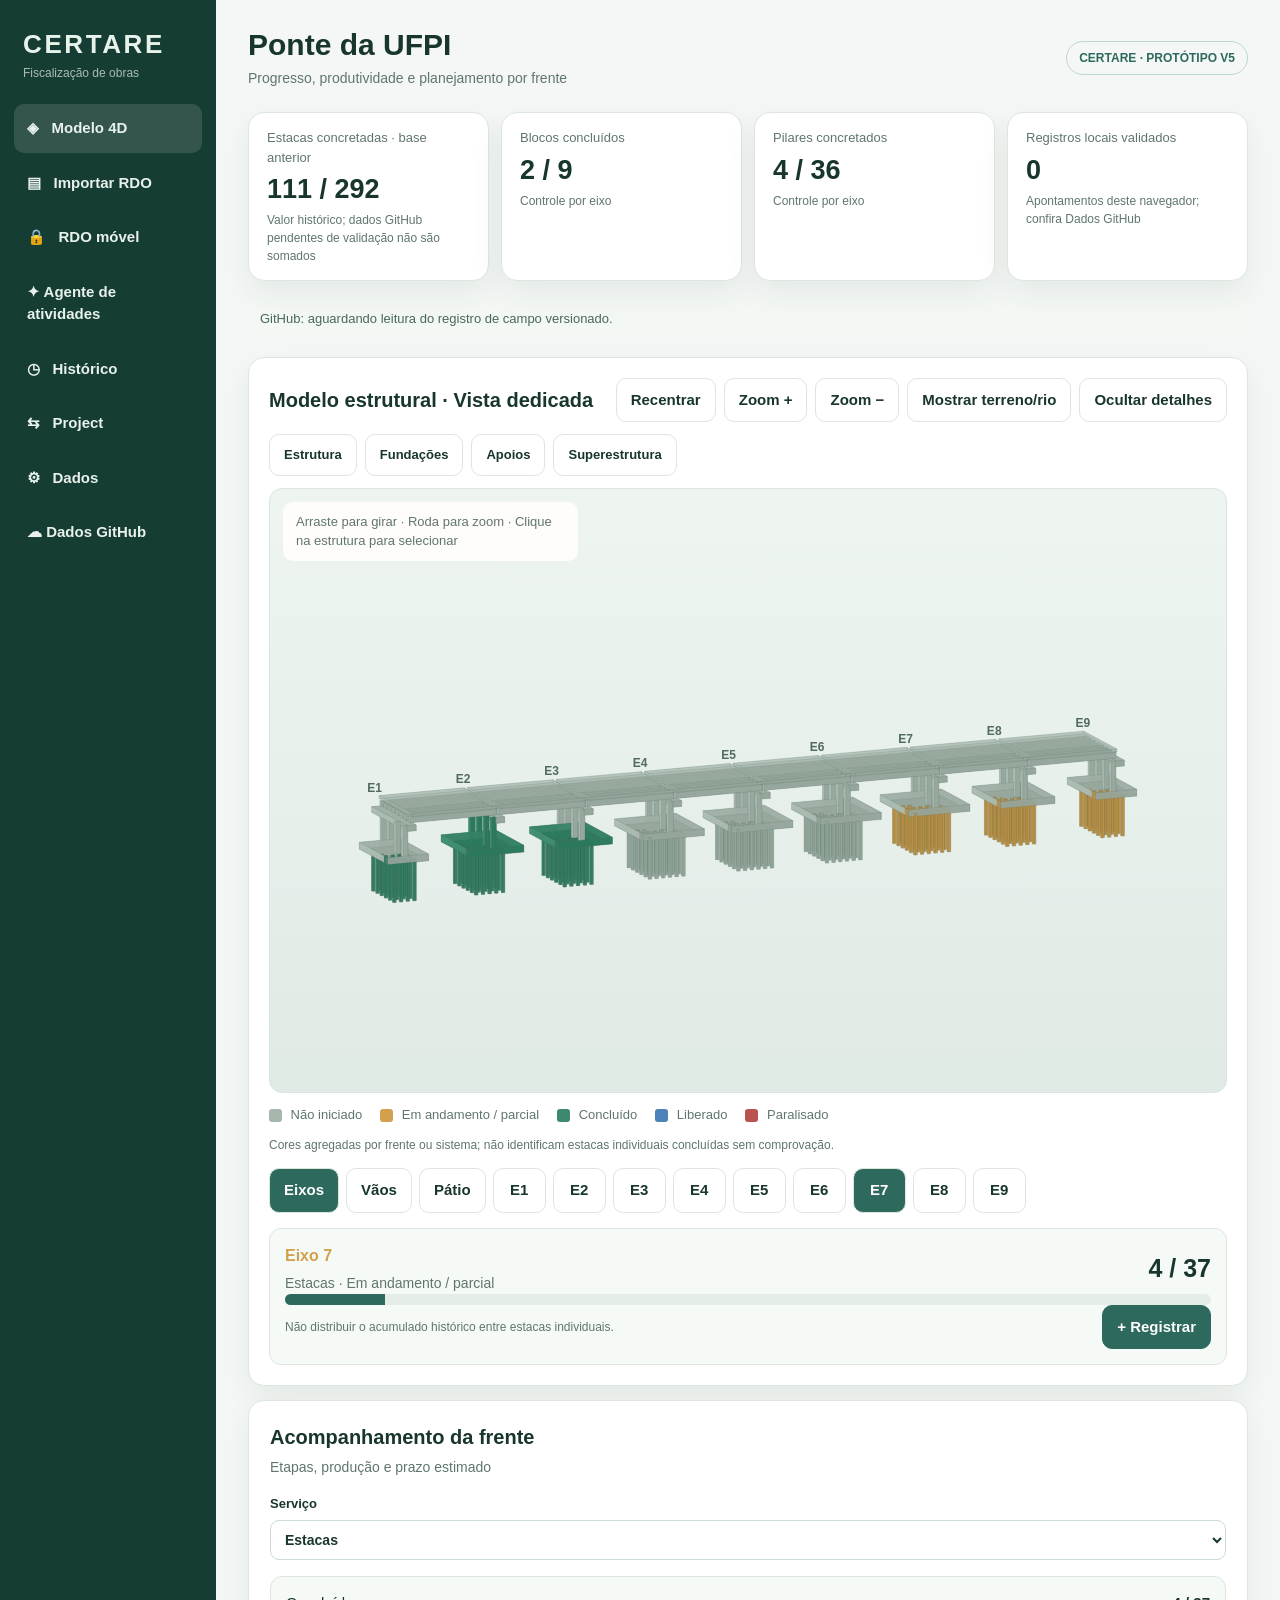
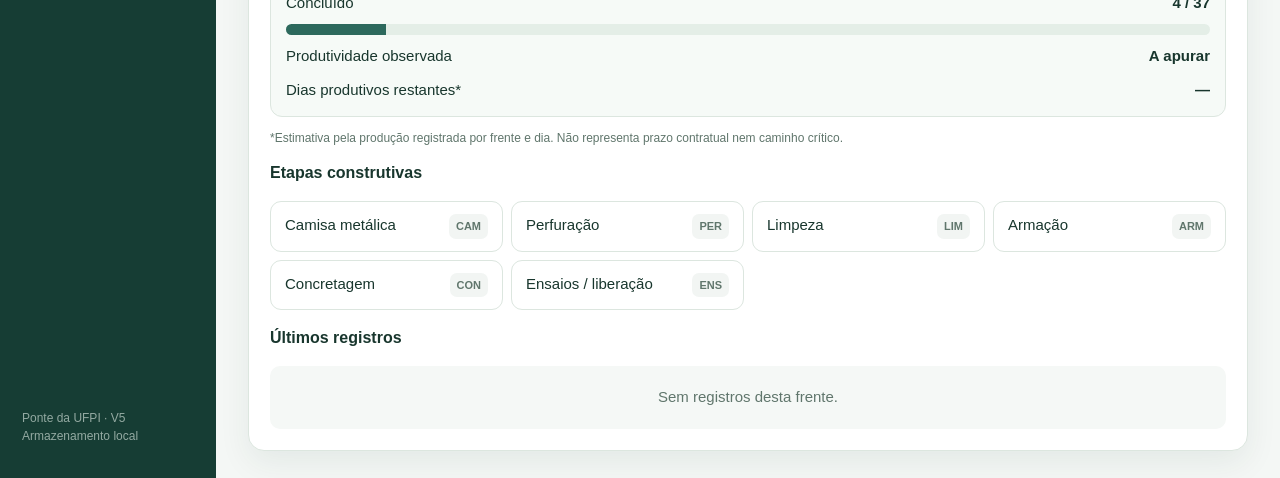
<file: index.html>
<!DOCTYPE html><html lang="pt-BR"><head><meta charset="UTF-8"><meta name="viewport" content="width=device-width, initial-scale=1"><title>CERTARE · Ponte da UFPI | Fiscalização 4D V5</title>
<style>
:root{--green:#2D695D;--dark:#163D34;--green2:#347F59;--ink:#18362d;--muted:#60766c;--paper:#f4f7f5;--line:#dce6df;--white:#fff;--amber:#b67d26;--red:#b64740;--shadow:0 12px 32px rgba(14,50,36,.07)}*{box-sizing:border-box}body{margin:0;font:15px/1.5 'Segoe UI',Arial,sans-serif;background:var(--paper);color:var(--ink)}button,input,select,textarea{font:inherit}button{cursor:pointer}button:disabled{opacity:.45;cursor:not-allowed}.app{min-height:100vh;display:grid;grid-template-columns:216px minmax(0,1fr)}aside{background:var(--dark);color:#e7f2eb;padding:25px 14px;display:flex;flex-direction:column;gap:22px}aside .brand{font-size:26px;letter-spacing:.1em;font-weight:850;padding:0 9px}aside .brand small{display:block;font-size:12px;letter-spacing:0;font-weight:500;opacity:.7}nav{display:grid;gap:6px}nav button{border:0;text-align:left;padding:13px;color:#e8f1ec;background:none;border-radius:10px;font-weight:650}nav button.on,nav button:hover{background:#ffffff20}aside footer{margin-top:auto;opacity:.6;font-size:12px;padding:8px}main{padding:27px clamp(16px,2.5vw,39px);min-width:0;max-width:1750px;width:100%;margin:auto}h1{font-size:30px;line-height:1.2;margin:0}h2{font-size:20px;margin:0}h3{font-size:16px;margin:0}.top{display:flex;justify-content:space-between;align-items:center;gap:15px;margin-bottom:23px}.sub{font-size:14px;color:var(--muted);margin:5px 0 0}.pill{border:1px solid #bbd9cb;border-radius:22px;padding:7px 12px;color:var(--green);font-size:12px;font-weight:750}.kpis{display:grid;grid-template-columns:repeat(4,minmax(0,1fr));gap:12px;margin-bottom:16px}.kpi,.panel{background:#fff;border:1px solid var(--line);border-radius:16px;box-shadow:var(--shadow)}.kpi{padding:15px 18px}.kpi .num{font-size:27px;font-weight:850;line-height:1.2;margin:6px 0}.kpi .label{font-size:13px;color:var(--muted)}.work{display:grid;grid-template-columns:minmax(0,1.9fr) minmax(320px,.82fr);gap:16px;align-items:start}.panel{padding:21px;min-width:0}.row{display:flex;align-items:center;justify-content:space-between;gap:12px}.toolbar{display:flex;gap:8px;flex-wrap:wrap;align-items:center;margin:16px 0}.btn,button.action{border:1px solid var(--line);border-radius:10px;background:#fff;color:var(--ink);padding:10px 14px;font-weight:700}.btn:hover{border-color:var(--green)}.primary{background:var(--green)!important;color:#fff!important;border-color:var(--green)!important}.soft{background:#e9f3ed!important;color:var(--green)!important;border-color:#cde1d4!important}.toolbar .btn{font-size:13px}.viewport{position:relative;overflow:hidden;border-radius:13px;background:linear-gradient(180deg,#eef5f1,#e0eae5);border:1px solid #d9e5de}.viewport canvas{width:100%;height:440px;display:block;touch-action:none;cursor:grab}.viewport canvas:active{cursor:grabbing}.viewport .floating{position:absolute;left:13px;top:13px;background:#fffdf4ee;padding:8px 11px;border-radius:10px;font-size:12px;max-width:295px;color:#61766d;pointer-events:none}.legend{display:flex;gap:15px;align-items:center;flex-wrap:wrap;color:var(--muted);font-size:12px;margin-top:12px}.legend i{display:inline-block;width:11px;height:11px;border-radius:3px;margin-right:5px;vertical-align:middle}.pills{display:flex;flex-wrap:wrap;gap:7px;margin-top:14px}.pills .btn.on{background:var(--green);color:#fff}.progress{background:#e4eee7;height:11px;border-radius:9px;overflow:hidden}.progress>i{display:block;height:100%;background:var(--green);transition:width .2s}.context{background:#f6faf7;border:1px solid var(--line);border-radius:12px;padding:15px;margin-top:15px}.metric{font-size:25px;font-weight:800}.field{display:grid;gap:6px;font-size:13px;font-weight:700}.field input,.field select,.field textarea{width:100%;border:1px solid #cbded1;background:#fff;border-radius:9px;padding:10px;font-size:14px;color:var(--ink)}.field textarea{min-height:75px;resize:vertical}.formgrid{display:grid;grid-template-columns:1fr 1fr;gap:12px}.stack{display:grid;gap:13px}.mini{font-size:12px;color:var(--muted)}.badge{border-radius:7px;background:#f2f5f3;padding:4px 7px;font-size:11px;font-weight:700;color:var(--muted)}.warning{background:#fff8eb;border:1px solid #f0dfbd;color:#8a6026;padding:11px 13px;border-radius:11px;font-size:13px}.success{background:#eef8f0;border:1px solid #cae4d2;color:#26673e;padding:11px 13px;border-radius:11px;font-size:13px}.view{display:none}.view.on{display:block}.list{display:grid;gap:8px}.item{border:1px solid var(--line);border-radius:11px;padding:12px 14px}.item p{color:var(--muted);font-size:13px;margin:4px 0 0}.tabs{display:flex;gap:8px;flex-wrap:wrap}.tabs .on{background:var(--dark);color:#fff}.tablewrap{overflow:auto}table{width:100%;border-collapse:collapse;font-size:13px}th,td{padding:11px 12px;border-bottom:1px solid var(--line);text-align:left;vertical-align:top}th{font-size:12px;color:var(--muted);background:#fafcfa}input[type=checkbox]{accent-color:var(--green)}.modal{position:fixed;inset:0;background:#08231bb8;z-index:50;display:none;align-items:center;justify-content:center;padding:18px}.modal.on{display:flex}.modal .panel{width:min(680px,100%);max-height:94vh;overflow:auto}.hidden{display:none!important}.empty{padding:20px;background:#f5f8f6;border-radius:10px;color:var(--muted);text-align:center}.section{margin-top:16px}.filedrop{padding:25px 20px;border:2px dashed #b7d5c6;border-radius:13px;text-align:center;background:#f8fbf9}.filedrop input{max-width:100%}.filterbar{display:flex;flex-wrap:wrap;align-items:end;gap:10px}.filterbar .field{min-width:150px;flex:1}.source{display:inline-block;background:#e7f1ec;border-radius:6px;padding:2px 6px;font-size:11px;color:#386d57}.err{color:var(--red)}.toggle{display:flex;align-items:center;gap:8px;color:var(--muted);font-size:13px}.toggle input{width:auto}.footerbar{display:flex;gap:10px;justify-content:flex-end;margin-top:17px}.callout{font-size:13px;color:#49675a;padding:12px;background:#f3f8f4;border-radius:10px}.wide{width:100%}@media(max-width:1120px){.work{grid-template-columns:1fr}.kpis{grid-template-columns:repeat(2,1fr)}}@media(max-width:700px){.app{display:block}aside{padding:10px 14px;gap:8px}.brand{font-size:21px!important}nav{display:flex;overflow:auto}nav button{white-space:nowrap;font-size:13px}aside footer{display:none}main{padding:16px}.top{align-items:start}.pill{display:none}.viewport canvas{height:320px}.panel{padding:15px}.kpi{padding:12px}.kpi .num{font-size:23px}.formgrid{grid-template-columns:1fr}}

/* V5 — modelo em área dedicada com painel secundário opcional */
#page-modelo .model-work{display:grid;grid-template-columns:minmax(0,1fr);gap:14px}
#page-modelo .model-primary{padding:20px}
#page-modelo .viewport canvas{height:clamp(470px,67vh,760px)}
#page-modelo .model-inspector{max-width:none}
#page-modelo .model-inspector.is-collapsed{display:none}
#page-modelo .floating{font-size:13px;padding:10px 13px;background:#fffefaed}
#page-modelo .legend{font-size:13px;gap:18px}
#page-modelo .legend i{width:13px;height:13px}
#page-modelo .pills .btn{min-width:53px}
#page-modelo .toolbar{margin:12px 0}
#page-modelo .model-inspector .list{display:grid;grid-template-columns:repeat(auto-fit,minmax(190px,1fr))}
#page-modelo .model-inspector .list .item{align-items:start}
@media(max-width:700px){#page-modelo .viewport canvas{height:58vh;min-height:360px}#page-modelo .model-primary{padding:12px}#page-modelo .row{flex-wrap:wrap}}
</style></head><body><div class="app"><aside><div class="brand">CERTARE<small>Fiscalização de obras</small></div><nav id="nav"><button data-page="modelo" class="on">◈ &nbsp; Modelo 4D</button><button data-page="rdo">▤ &nbsp; Importar RDO</button><button data-page="rdomobile">🔒 &nbsp; RDO móvel</button><button data-page="diario">◷ &nbsp; Histórico</button><button data-page="project">⇆ &nbsp; Project</button><button data-page="dados">⚙ &nbsp; Dados</button></nav><footer>Ponte da UFPI · V5<br>Armazenamento local</footer></aside><main><div class="top"><div><h1>Ponte da UFPI</h1><p class="sub">Progresso, produtividade e planejamento por frente</p></div><span class="pill">CERTARE · PROTÓTIPO V5</span></div>
<div class="kpis"><div class="kpi"><div class="label">Estacas concretadas · base anterior</div><div class="num" id="k-est">111 / 292</div><div class="mini">Valor histórico; dados GitHub pendentes de validação não são somados</div></div><div class="kpi"><div class="label">Blocos concluídos</div><div class="num" id="k-bloco">2 / 9</div><div class="mini">Controle por eixo</div></div><div class="kpi"><div class="label">Pilares concretados</div><div class="num" id="k-pilar">4 / 36</div><div class="mini">Controle por eixo</div></div><div class="kpi"><div class="label">Registros locais validados</div><div class="num" id="k-reg">0</div><div class="mini">Apontamentos deste navegador; confira Dados GitHub</div></div></div>
<section id="page-modelo" class="view on"><div class="work model-work"><div class="panel model-primary"><div class="row"><h2>Modelo estrutural · Vista dedicada</h2><div class="tabs"><button class="btn" id="resetCamera" title="Voltar para a vista inicial">Recentrar</button><button class="btn" id="zoomIn" title="Aproximar">Zoom +</button><button class="btn" id="zoomOut" title="Afastar">Zoom −</button><button class="btn" id="toggleGround" title="Mostrar ou ocultar o terreno e o rio">Mostrar terreno/rio</button><button class="btn" id="toggleInspector" title="Mostrar ou ocultar painel de detalhes">Ocultar detalhes</button></div></div><div class="toolbar" id="layers"><button class="btn on" data-layer="todos">Estrutura</button><button class="btn" data-layer="fundacoes">Fundações</button><button class="btn" data-layer="meso">Apoios</button><button class="btn" data-layer="super">Superestrutura</button></div><div class="viewport"><canvas id="bridge" aria-label="Representação tridimensional aproximada de uma ponte com nove eixos, oito vãos, estacas, blocos, pilares, travessas e vigas"></canvas><div class="floating">Arraste para girar · Roda para zoom · Clique na estrutura para selecionar</div></div><div class="legend"><span><i style="background:#a7b7ad"></i> Não iniciado</span><span><i style="background:#d3a04e"></i> Em andamento / parcial</span><span><i style="background:#3c896d"></i> Concluído</span><span><i style="background:#4b82b7"></i> Liberado</span><span><i style="background:#b9534f"></i> Paralisado</span></div><p class="mini">Cores agregadas por frente ou sistema; não identificam estacas individuais concluídas sem comprovação.</p><div class="pills" id="axisButtons"></div><div class="context"><div class="row"><div><h3 id="selTitle">Eixo 7</h3><p class="sub" id="selDesc">Fundações</p></div><div class="metric" id="selMetric">4 / 37</div></div><div class="progress"><i id="selBar" style="width:11%"></i></div><div class="row"><p class="mini" id="selNotes">—</p><button class="btn primary" id="quickLog">+ Registrar</button></div></div></div><div class="panel model-inspector" id="modelInspector"><h2>Acompanhamento da frente</h2><p class="sub">Etapas, produção e prazo estimado</p><div class="section"><label class="field">Serviço<select id="serviceSelect"></select></label></div><div class="section" id="serviceDetail"></div><div class="section"><h3>Últimos registros</h3><div class="list section" id="recentList"><div class="empty">Nenhum lançamento.</div></div></div></div></div></section>
<section id="page-rdo" class="view"><div class="panel"><h2>Importar RDO</h2><p class="sub">Reaproveite o preenchimento do relatório diário. Nenhuma alteração é aplicada sem sua conferência.</p><div class="filedrop section"><p><b>Selecione RDO em XLSX, XLS ou CSV</b></p><input id="rdoFile" type="file" accept=".xlsx,.xls,.csv,.txt"><p class="mini">CSV funciona sem internet. Para Excel, o leitor XLSX é carregado quando houver conexão. RDOs com células mescladas ou fotografias exigem revisão.</p></div><div id="importStep" class="hidden section"><div class="row"><h3 id="rdoLabel">Pré-visualização</h3><span class="badge" id="rowCount"></span></div><div class="formgrid section"><label class="field">Aba<select id="sheetPick"></select></label><label class="field">Linha de cabeçalho<select id="headerPick"></select></label></div><p class="mini section">Mapeie os campos que existem no seu RDO. Campos não presentes podem ficar em branco.</p><div class="formgrid section" id="mapping"></div><div class="section"><button class="btn primary" id="parseRdo">Identificar apontamentos</button></div><div class="section tablewrap" id="rawPreview"></div></div><div id="candidatesBlock" class="hidden section"><div class="row"><h3>Conferência antes de registrar</h3><span class="badge" id="candidateCount">0</span></div><p class="mini">A descrição textual não vira quantidade automaticamente. Revise cada linha; somente as selecionadas serão incorporadas.</p><div class="tablewrap section"><table><thead><tr><th>Usar</th><th>Data</th><th>Frente</th><th>Serviço</th><th>Qtde</th><th>Situação</th><th>Origem / observação</th></tr></thead><tbody id="candidateRows"></tbody></table></div><div class="footerbar"><button class="btn" id="clearCandidates">Cancelar</button><button class="btn primary" id="approveCandidates">Confirmar selecionados</button></div><p id="rdoFeedback" class="mini"></p></div><div class="callout section">Para integrar o RDO original com fotografias, validações e células mescladas, precisaremos mapear uma versão real do arquivo. Este importador já funciona com dados tabulares; não modifica seu RDO.</div></div></section>
<section id="page-diario" class="view"><div class="panel"><div class="row"><h2>Histórico de execução</h2><button class="btn" id="exportDiary">Exportar CSV</button></div><p class="sub">Somente registros validados entram no avanço. Quantidades históricas do relatório mensal ficam separadas.</p><div class="filterbar section"><label class="field">Buscar<input id="search" placeholder="Eixo, RDO ou observação"></label><label class="field">Status<select id="statusFilter"><option value="">Todos</option><option value="produziu">Produção</option><option value="andamento">Em andamento</option><option value="parado">Paralisação</option><option value="nao_programado">Não programado</option></select></label></div><div class="list section" id="history"></div></div></section>
<section id="page-project" class="view"><div class="panel"><h2>Integração com Microsoft Project</h2><p class="sub">Exportação segura para revisão, sem alterar o cronograma-base nem a linha de base.</p><div class="warning section"><b>Não grava diretamente no .mpp.</b> Exportamos atividades e apontamentos em CSV com códigos estáveis. A associação aos IDs das tarefas do Project precisa ser validada antes da sincronização automática.</div><div class="toolbar"><button class="btn primary" id="exportProject">Exportar apontamentos para revisão</button><button class="btn" id="exportCatalog">Catálogo de atividades</button></div><div id="projectPreview" class="section"></div></div></section>
<section id="page-rdomobile" class="view"><div class="panel"><h2>RDO móvel · acesso administrativo</h2><p class="sub">Envio de RDO com câmera, fotos e serviços por eixo. Dados brutos são armazenados exclusivamente no repositório privado RDO_CERTARE. A autenticação é verificada pelo GitHub; o acesso a esta aba informativa não concede escrita.</p><div class="section"><a class="btn primary" style="display:inline-block;text-decoration:none" href="admin-rdo/index.html" target="_blank" rel="noopener noreferrer">Abrir formulário autenticado ↗</a></div><div class="warning section">A interface requer credencial GitHub de privilégio mínimo. O envio cria uma Pull Request privada para revisão; nunca atualiza medição, homologação ou publicação automaticamente.</div></div></section>
<section id="page-dados" class="view"><div class="panel"><h2>Dados e segurança</h2><p class="sub">Os apontamentos ficam neste navegador. Gere backups regularmente.</p><div class="toolbar"><button class="btn primary" id="exportBackup">Exportar backup JSON</button><button class="btn" id="importBackup">Restaurar backup</button><input type="file" id="backupFile" accept=".json" hidden></div><div class="warning"><b>Referências históricas:</b> 111/292 estacas (eixos 8–9 aproximados), 2 blocos, 4 pilares; 288 pré-lajes estimadas. Não há identificação individual de todas as estacas concluídas. Nenhuma posição gráfica representa locação verificada. Datas e produtividade dependem dos RDOs importados ou lançamentos novos.</div><div class="section"><label class="field">Data-base de acompanhamento<input id="statusDate" type="date" value="2026-11-09"></label></div><div class="section"><h3>Modelo de dados</h3><p class="sub">Conjunto de 9 eixos e 8 vãos. A nomenclatura individual dos elementos será importada do projeto estrutural quando disponível; não será substituída por códigos arbitrários.</p></div></div></section>
</main></div>
<div class="modal" id="recordModal" aria-hidden="true"><div class="panel"><div class="row"><div><h2>Novo apontamento</h2><p class="sub" id="logContext">—</p></div><button class="btn" id="closeModal">✕</button></div><form id="recordForm" class="stack section"><div class="formgrid"><label class="field">Data<input type="date" id="fDate" required></label><label class="field">Situação<select id="fStatus"><option value="produziu">Produziu (quantidade executada)</option><option value="andamento">Em andamento (sem nova quantidade concluída)</option><option value="parado">Frente parada</option><option value="nao_programado">Não programado</option></select></label></div><div class="formgrid"><label class="field">Serviço<select id="fService"></select></label><label class="field">Etapa<select id="fPhase"></select></label></div><div class="formgrid"><label class="field" id="qtyField">Quantidade executada<input type="number" id="fQty" min="1" step="1" value="1"></label><label class="field hidden" id="reasonField">Motivo<select id="fReason"><option>Chuva</option><option>Falha de equipamento</option><option>Falta de material</option><option>Frente não liberada</option><option>Interferência</option><option>Outros</option></select></label><label class="field">RDO / evidência<input id="fRdo" placeholder="RDO 21/10/2026"></label></div><div class="formgrid"><label class="field">Equipamento/equipe<input id="fResource" placeholder="Ex.: 2 perfuratrizes"></label><label class="field">Identificação conforme prancha (opcional)<input id="fElement" placeholder="Código da estaca/peça"></label></div><label class="field">Observação<textarea id="fNotes" placeholder="Descrição, ocorrência ou referência"></textarea></label><div class="warning" id="limitWarning">O sistema soma apenas novos apontamentos; o quantitativo histórico não é distribuído entre elementos individuais.</div><p id="formError" class="err"></p><div class="footerbar"><button type="button" class="btn" id="cancelModal">Cancelar</button><button class="btn primary" type="submit">Salvar registro</button></div></form></div></div>
<script>
'use strict';
const AX=[24,32,32,37,37,37,37,32,24],HIST=[24,32,32,0,0,0,4,11,8],TOTAL={estacas:292,bloco:9,pilar:36,travessa:9,longarina:64,prelaje:4104};
const SERVICES={estacas:{label:'Estacas',phases:[['CAM','Camisa metálica'],['PER','Perfuração'],['LIM','Limpeza'],['ARM','Armação'],['CON','Concretagem'],['ENS','Ensaios / liberação']],final:'CON'},bloco:{label:'Blocos',phases:[['ESC','Escavação'],['ARM','Armação'],['FOR','Fôrmas'],['CON','Concretagem'],['LIB','Liberação']],final:'CON'},pilar:{label:'Pilares',phases:[['ARM','Armação'],['FOR','Fôrmas'],['CON','Concretagem'],['CUR','Cura'],['LIB','Liberação']],final:'CON'},travessa:{label:'Travessas',phases:[['ARM','Armação'],['FOR','Fôrmas'],['CON','Concretagem'],['LIB','Liberação']],final:'CON'},longarina:{label:'Longarinas',phases:[['ARM','Armadura passiva'],['BAI','Bainhas e armadura ativa'],['CON','Concretagem'],['CUR','Cura'],['PRO','Protensão'],['INJ','Injeção'],['LAN','Lançamento']],final:'CON'},tabuleiro:{label:'Tabuleiro',phases:[['MNT','Montagem pré-lajes'],['ARM','Armadura complementar'],['CON','Concretagem'],['LIB','Liberação']],final:'LIB'},prelaje:{label:'Pré-lajes',phases:[['FOR','Fôrmas'],['ARM','Armação'],['CON','Concretagem'],['CUR','Cura'],['LIB','Liberação']],final:'CON'}};
const $=id=>document.getElementById(id),safe=s=>String(s??'').replace(/[&<>"']/g,c=>({'&':'&amp;','<':'&lt;','>':'&gt;','"':'&quot;',"'":'&#39;'}[c]));const today=()=>new Date().toISOString().slice(0,10);const pad=n=>String(n).padStart(2,'0');
let records=[];try{records=JSON.parse(localStorage.getItem('certare_ufpi_v4_records')||'[]');if(!Array.isArray(records))records=[]}catch{records=[]}
let selected={kind:'eixo',index:7},layer='todos',service='estacas',currentPage='modelo',candidateRows=[],parsedSheets=[],fileLabel='',mappingData=[],sourceFileName='';
function save(){localStorage.setItem('certare_ufpi_v4_records',JSON.stringify(records))}
function totalFor(s,sel=selected){if(sel.kind==='eixo')return s==='estacas'?AX[sel.index-1]:s==='pilar'?4:s==='bloco'||s==='travessa'?1:0;if(sel.kind==='vao')return s==='longarina'?8:s==='tabuleiro'?1:0;if(sel.kind==='fabrica')return s==='longarina'?64:s==='prelaje'?4104:0;return 0}
function historicFor(s,sel=selected){if(sel.kind==='eixo')return s==='estacas'?HIST[sel.index-1]:s==='bloco'&&[2,3].includes(sel.index)?1:s==='pilar'&&sel.index===2?4:0;return 0}
function count(s,sel=selected){return historicFor(s,sel)+records.filter(r=>r.status==='produziu'&&r.service===s&&r.phase===SERVICES[s].final&&r.target===target(sel)).reduce((a,r)=>a+Number(r.qty||0),0)}
function target(sel=selected){return sel.kind==='eixo'?'E'+pad(sel.index):sel.kind==='vao'?'V'+pad(sel.index):'FAB'}
function textTarget(sel=selected){return sel.kind==='eixo'?`Eixo ${sel.index}`:sel.kind==='vao'?`Vão ${sel.index}`:'Pátio de pré-moldados'}
function servicesFor(){return selected.kind==='eixo'?['estacas','bloco','pilar','travessa']:selected.kind==='vao'?['longarina','tabuleiro']:['longarina','prelaje']}
function codeFor(r){return `${r.target}-${r.service.toUpperCase()}-${r.phase}`}
function familyProductivity(s){let valid=records.filter(r=>r.status==='produziu'&&r.service===s&&r.phase===SERVICES[s].final&&Number(r.qty)>0);let dates=new Set(valid.map(r=>r.date+'|'+r.target));let qty=valid.reduce((a,r)=>a+Number(r.qty),0);return dates.size?qty/dates.size:null}
function view(p){currentPage=p;document.querySelectorAll('.view').forEach(e=>e.classList.toggle('on',e.id==='page-'+p));document.querySelectorAll('#nav button').forEach(b=>b.classList.toggle('on',b.dataset.page===p));if(p==='modelo')renderModel();if(p==='diario')renderHistory();if(p==='project')renderProject()}
function updateStats(){const sum=(s)=>{let base=s==='estacas'?111:s==='bloco'?2:s==='pilar'?4:0;return base+records.filter(r=>r.status==='produziu'&&r.service===s&&r.phase===SERVICES[s].final).reduce((a,r)=>a+Number(r.qty),0)};$('k-est').textContent=`${sum('estacas')} / 292`;$('k-bloco').textContent=`${sum('bloco')} / 9`;$('k-pilar').textContent=`${sum('pilar')} / 36`;$('k-reg').textContent=records.length}
// Modelo geométrico didático, perspectiva em canvas e peças separadas por sistema.
const cv=$('bridge'),ctx=cv.getContext('2d');let yaw=-0.39,tilt=.39,scale=1,drag=null,hit=[];const geo={span:78,width:64,waterY:-17};
function projection(pt,W,H){let [x,y,z]=pt;let X=x*Math.cos(yaw)-z*Math.sin(yaw),Z=x*Math.sin(yaw)+z*Math.cos(yaw);return [W/2+X*scale*.88,H*.54+(-y*Math.cos(tilt)+Z*Math.sin(tilt))*scale*.88-Z*Math.cos(tilt)*scale*.15]}
const POINTS={};function cylinder(axisX,z,base,top,r,faces=9){let verts=[];for(let i=0;i<faces;i++){let a=Math.PI*2*i/faces;verts.push([axisX+Math.cos(a)*r,base,z+Math.sin(a)*r])}for(let i=0;i<faces;i++){let a=Math.PI*2*i/faces;verts.push([axisX+Math.cos(a)*r,top,z+Math.sin(a)*r])}let f=[];for(let i=0;i<faces;i++)f.push([i,(i+1)%faces,(i+1)%faces+faces,i+faces]);f.push(Array.from({length:faces},(_,i)=>i+faces));return [verts,f]}
function boxGeom(x,y,z,dx,dy,dz){let a=x-dx/2,b=x+dx/2,c=z-dz/2,d=z+dz/2,e=y-dy/2,f=y+dy/2;return [[[a,e,c],[b,e,c],[b,e,d],[a,e,d],[a,f,c],[b,f,c],[b,f,d],[a,f,d]],[[0,1,5,4],[1,2,6,5],[2,3,7,6],[3,0,4,7],[4,5,6,7],[0,1,2,3]]]}
function addMesh(scene,verts,faces,color,meta,opacity=1){for(let k=0;k<faces.length;k++){let poly=faces[k].map(i=>verts[i]);let avg=poly.reduce((a,p)=>a+p[1],0)/poly.length;scene.push({poly,color,meta,opacity,shade:k%3})}}
const STATUS_COLORS={nao_iniciado:'#a7b7ad',andamento:'#d3a04e',concluido:'#3c896d',liberado:'#4b82b7',parado:'#b9534f'};
function stateFor(s,sel){
 let t=totalFor(s,sel),d=count(s,sel),rel=records.filter(r=>r.target===target(sel)&&r.service===s).slice().sort((a,b)=>String(a.date).localeCompare(String(b.date)));
 let last=rel.at(-1),hasRelease=rel.some(r=>r.status==='produziu'&&r.phase==='LIB');
 if(last?.status==='parado')return 'parado';
 if(hasRelease&&t&&d>=t)return 'liberado';
 if(t&&d>=t)return 'concluido';
 if(d>0||last?.status==='andamento'||rel.some(r=>r.status==='produziu'))return 'andamento';
 return 'nao_iniciado';
}
function colorFor(s,sel){return STATUS_COLORS[stateFor(s,sel)]}
let showGround=false;
function buildScene(){
 let objects=[],axesX=Array.from({length:9},(_,i)=>(i-4)*geo.span);
 let drawFoundation=layer==='todos'||layer==='fundacoes',drawMeso=layer==='todos'||layer==='meso',drawSuper=layer==='todos'||layer==='super';
 if(showGround){
   addMesh(objects,...boxGeom(0,-26,0,730,2,156),'#dce5dc',null,.17);
   addMesh(objects,...boxGeom(0,-24,0,710,1,110),'#a2c8ca',null,.14);
 }
 axesX.forEach((x,i)=>{
   let n=i+1,sel={kind:'eixo',index:n},t=AX[i],rows=Math.ceil(t/6);
   if(drawFoundation){
      // Status das estacas é somente agregado por eixo: nenhuma posição é presumida executada.
      let foundationCol=colorFor('estacas',sel);
      for(let j=0;j<t;j++){
        let column=j%6,row=Math.floor(j/6),offset=(row-(rows-1)/2)*5.9,z=(column-2.5)*9;
        addMesh(objects,...cylinder(x+offset,z,-43,-6,1.55,7),foundationCol,sel,.88)
      }
      addMesh(objects,...boxGeom(x,-4,0,rows*6+12,6,61),colorFor('bloco',sel),sel,.90)
   }
   if(drawMeso){
      for(let j=0;j<4;j++){let z=-23+j*15.3;addMesh(objects,...boxGeom(x,10,z,4,28,4),colorFor('pilar',sel),sel,.97)}
      addMesh(objects,...boxGeom(x,25,0,8,5,76),colorFor('travessa',sel),sel,.95)
   }
 });
 if(drawSuper)for(let i=0;i<8;i++){
   let cx=(axesX[i]+axesX[i+1])/2,sel={kind:'vao',index:i+1};
   for(let j=0;j<8;j++){let z=-31+j*8.85;addMesh(objects,...boxGeom(cx,31,z,geo.span-2,5,3.0),colorFor('longarina',sel),sel,.95)}
   addMesh(objects,...boxGeom(cx,36,0,geo.span-3,2.5,71),colorFor('tabuleiro',sel),sel,.49)
 }
 return objects
}
function hexToRGB(h){return [1,3,5].map(i=>parseInt(h.slice(i,i+2),16))}function tint(col,k){let rgb=hexToRGB(col),delta=[6,-7,-16,0][k%4];return `rgb(${rgb.map(a=>Math.max(0,Math.min(255,a+delta))).join(',')})`}
function pointInPoly(p,poly){let inside=false;for(let i=0,j=poly.length-1;i<poly.length;j=i++){let a=poly[i],b=poly[j];if(((a[1]>p[1])!==(b[1]>p[1]))&&(p[0]<(b[0]-a[0])*(p[1]-a[1])/(b[1]-a[1])+a[0]))inside=!inside}return inside}
function paint(){let W=cv.clientWidth,H=cv.clientHeight;if(!W||!H)return;let ratio=Math.min(2,window.devicePixelRatio||1);if(cv.width!==Math.round(W*ratio)||cv.height!==Math.round(H*ratio)){cv.width=W*ratio;cv.height=H*ratio}ctx.setTransform(ratio,0,0,ratio,0,0);ctx.clearRect(0,0,W,H);let s=Math.min(W/720,H/420);let oldScale=scale;scale=s*1.05*zoomFactor;let scenes=buildScene().map(p=>({...p,pts:p.poly.map(a=>projection(a,W,H)),depth:p.poly.reduce((acc,a)=>acc+(a[0]*Math.sin(yaw)+a[2]*Math.cos(yaw)),0)/p.poly.length}));scenes.sort((a,b)=>((!a.meta?0:1)-(!b.meta?0:1)) || a.depth-b.depth);hit=[];for(const o of scenes){ctx.beginPath();o.pts.forEach((p,i)=>i?ctx.lineTo(p[0],p[1]):ctx.moveTo(p[0],p[1]));ctx.closePath();ctx.fillStyle=tint(o.color,o.shade);ctx.globalAlpha=o.opacity;ctx.fill();ctx.globalAlpha=1;ctx.strokeStyle='#46645621';ctx.stroke();if(o.meta)hit.push(o)}let ax=Array.from({length:9},(_,i)=>(i-4)*geo.span);ctx.fillStyle='#526b60';ctx.font='bold 12px Segoe UI,Arial';for(let i=0;i<9;i++){let [x,y]=projection([ax[i],40,-40],W,H);ctx.fillText('E'+(i+1),x-8,y)}scale=oldScale}
let zoomFactor=1;function screenEvent(ev){let r=cv.getBoundingClientRect();return [ev.clientX-r.left,ev.clientY-r.top]}
cv.addEventListener('pointerdown',ev=>{drag={x:ev.clientX,y:ev.clientY,sx:ev.clientX,sy:ev.clientY};cv.setPointerCapture(ev.pointerId)});
cv.addEventListener('pointermove',ev=>{if(!drag)return;let dx=ev.clientX-drag.x,dy=ev.clientY-drag.y;yaw+=dx*.005;tilt=Math.max(.1,Math.min(.9,tilt+dy*.003));drag.x=ev.clientX;drag.y=ev.clientY;paint()});cv.addEventListener('pointercancel',()=>{drag=null});cv.addEventListener('pointerup',ev=>{if(!drag)return;let d=Math.hypot(ev.clientX-drag.sx,ev.clientY-drag.sy);drag=null;if(d>6)return;let p=screenEvent(ev);for(let i=hit.length-1;i>=0;i--){if(pointInPoly(p,hit[i].pts)){selected=hit[i].meta;service=selected.kind==='eixo'?'estacas':'longarina';renderModel();return}}});cv.addEventListener('wheel',ev=>{ev.preventDefault();zoomFactor=Math.min(2.4,Math.max(.4,zoomFactor*(ev.deltaY>0?.91:1.09)));paint()},{passive:false});$('zoomIn').onclick=()=>{zoomFactor=Math.min(2.4,zoomFactor*1.15);paint()};$('zoomOut').onclick=()=>{zoomFactor=Math.max(.4,zoomFactor/1.15);paint()};$('resetCamera').onclick=()=>{yaw=-.39;tilt=.39;zoomFactor=1;paint()};$('toggleInspector').onclick=()=>{let e=$('modelInspector'),collapsed=e.classList.toggle('is-collapsed');$('toggleInspector').textContent=collapsed?'Mostrar detalhes':'Ocultar detalhes';requestAnimationFrame(paint)};window.addEventListener('resize',paint);
function renderModel(){updateStats();paint();document.querySelectorAll('#layers .btn').forEach(b=>b.classList.toggle('on',b.dataset.layer===layer));let arr=selected.kind==='eixo'?Array.from({length:9},(_,i)=>i+1):selected.kind==='vao'?Array.from({length:8},(_,i)=>i+1):[];$('axisButtons').innerHTML=`<button class="btn ${selected.kind==='eixo'?'on':''}" data-mode="eixo">Eixos</button><button class="btn ${selected.kind==='vao'?'on':''}" data-mode="vao">Vãos</button><button class="btn ${selected.kind==='fabrica'?'on':''}" data-mode="fabrica">Pátio</button>`+arr.map(i=>`<button class="btn ${selected.index===i?'on':''}" data-num="${i}">${selected.kind==='eixo'?'E':'V'}${i}</button>`).join('');$('axisButtons').querySelectorAll('[data-mode]').forEach(b=>b.onclick=()=>{selected={kind:b.dataset.mode,index:1};service=servicesFor()[0];renderModel()});$('axisButtons').querySelectorAll('[data-num]').forEach(b=>b.onclick=()=>{selected.index=+b.dataset.num;renderModel()});let opts=servicesFor();if(!opts.includes(service))service=opts[0];$('serviceSelect').innerHTML=opts.map(s=>`<option value="${s}" ${service===s?'selected':''}>${SERVICES[s].label}</option>`).join('');let tot=totalFor(service),done=count(service),pct=tot?Math.max(0,Math.min(100,done/tot*100)):0;$('selTitle').textContent=textTarget();$('selTitle').style.color=colorFor(service,selected);$('selDesc').textContent=SERVICES[service].label+' · '+({'nao_iniciado':'Não iniciado','andamento':'Em andamento / parcial','concluido':'Concluído','liberado':'Liberado','parado':'Paralisado'}[stateFor(service,selected)]||'Situação a apurar');$('selMetric').textContent=`${done} / ${tot}`;$('selBar').style.width=pct+'%';$('selNotes').textContent=selected.kind==='eixo'&&selected.index>=8&&service==='estacas'?'Referência histórica aproximada; validar por estaca.':'Não distribuir o acumulado histórico entre estacas individuais.';let latest=records.filter(r=>r.target===target()).slice(-4).reverse();$('recentList').innerHTML=latest.length?latest.map(r=>`<div class="item"><b>${safe(r.date)} · ${safe(r.status)}</b><p>${safe(SERVICES[r.service]?.label)} · ${safe(r.phase)} · ${safe(r.qty)} un.</p></div>`).join(''):'<div class="empty">Sem registros desta frente.</div>';const p=familyProductivity(service),rem=Math.max(0,tot-done);$('serviceDetail').innerHTML=`<div class="context"><div class="row"><span>Concluído</span><b>${done} / ${tot}</b></div><div class="progress" style="margin:10px 0"><i style="width:${pct}%"></i></div><div class="row"><span>Produtividade observada</span><b>${p? p.toLocaleString('pt-BR',{maximumFractionDigits:2})+' un./dia':'A apurar'}</b></div><div class="row" style="margin-top:11px"><span>Dias produtivos restantes*</span><b>${p?Math.ceil(rem/p):'—'}</b></div></div><p class="mini">*Estimativa pela produção registrada por frente e dia. Não representa prazo contratual nem caminho crítico.</p><h3 style="margin-top:14px">Etapas construtivas</h3><div class="list section">${SERVICES[service].phases.map(([id,name])=>`<div class="row item"><span>${safe(name)}</span><span class="badge">${safe(id)}</span></div>`).join('')}</div>`}
$('toggleGround').onclick=()=>{showGround=!showGround;$('toggleGround').textContent=showGround?'Ocultar terreno/rio':'Mostrar terreno/rio';renderModel()};
$('layers').onclick=ev=>{let b=ev.target.closest('[data-layer]');if(b){layer=b.dataset.layer;renderModel()}};$('serviceSelect').onchange=ev=>{service=ev.target.value;renderModel()};$('quickLog').onclick=()=>openForm();
function fillPhases(){let s=$('fService').value;$('fPhase').innerHTML=SERVICES[s].phases.map(([id,name])=>`<option value="${id}" ${id===SERVICES[s].final?'selected':''}>${safe(name)}</option>`).join('')}
function openForm(){let opts=servicesFor();$('fService').innerHTML=opts.map(s=>`<option value="${s}" ${service===s?'selected':''}>${SERVICES[s].label}</option>`).join('');fillPhases();$('logContext').textContent=textTarget();$('fDate').value=today();$('fQty').value='1';$('fStatus').value='produziu';$('fRdo').value='';$('fResource').value='';$('fElement').value='';$('fNotes').value='';$('formError').textContent='';toggleStatus();$('recordModal').classList.add('on');$('recordModal').setAttribute('aria-hidden','false')}
function toggleStatus(){let st=$('fStatus').value;$('qtyField').classList.toggle('hidden',st!=='produziu');$('reasonField').classList.toggle('hidden',st!=='parado')}
$('fStatus').onchange=toggleStatus;$('fService').onchange=fillPhases;function closeForm(){$('recordModal').classList.remove('on');$('recordModal').setAttribute('aria-hidden','true')}$('cancelModal').onclick=closeForm;$('closeModal').onclick=closeForm;
function addRecord(r){records.push(r);save();updateStats();renderModel()}
$('recordForm').onsubmit=ev=>{ev.preventDefault();let s=$('fService').value,st=$('fStatus').value,q=st==='produziu'?Number($('fQty').value):0,ph=$('fPhase').value,dt=$('fDate').value;if(st==='produziu'&&(!Number.isInteger(q)||q<=0)){ $('formError').textContent='Quantidade deve ser inteira e maior que zero.';return}let current=count(s),max=totalFor(s);if(st==='produziu'&&ph===SERVICES[s].final&&current+q>max){$('formError').textContent=`Limite excedido: ${current}+${q} > ${max}. Confira se o lançamento já consta do histórico.`;return}let r={id:crypto.randomUUID?crypto.randomUUID():String(Date.now()+Math.random()),date:dt,target:target(),service:s,phase:ph,status:st,qty:q,reason:st==='parado'?$('fReason').value:'',rdo:$('fRdo').value.trim(),resource:$('fResource').value.trim(),element:$('fElement').value.trim(),note:$('fNotes').value.trim(),origin:'manual',validated:true};addRecord(r);closeForm()};
function renderHistory(){let q=$('search').value.toLowerCase(),st=$('statusFilter').value;let found=records.filter(r=>(!st||r.status===st)&&JSON.stringify(r).toLowerCase().includes(q)).slice().reverse();$('history').innerHTML=found.length?found.map(r=>`<div class="item"><div class="row"><b>${safe(r.date)} · ${safe(r.target)} · ${safe(SERVICES[r.service]?.label||r.service)}</b><span class="badge">${safe(r.status)}</span></div><p>${safe(r.phase)} · ${r.qty} un. ${r.reason?'· '+safe(r.reason):''} · ${safe(r.rdo||'Sem referência')} ${r.element?'· '+safe(r.element):''}</p><p>${safe(r.note||'')}</p></div>`).join(''):'<div class="empty">Nenhum registro encontrado.</div>'}
$('search').oninput=renderHistory;$('statusFilter').onchange=renderHistory;
function downloadText(text,filename,mime){let a=document.createElement('a'),url=URL.createObjectURL(new Blob([text],{type:mime||'text/plain;charset=utf-8'}));a.href=url;a.download=filename;document.body.appendChild(a);a.click();a.remove();setTimeout(()=>URL.revokeObjectURL(url),1500)}
function csv(rows){return '\ufeff'+rows.map(r=>r.map(v=>'"'+String(v??'').replace(/"/g,'""')+'"').join(';')).join('\r\n')}
function exportRecords(project=false){let headers=project?['Codigo_proposto','Data','Frente','Sistema','Etapa','Situacao','Quantidade_nova','RDO','Elemento_nomenclatura_original','Motivo','Conferir_no_Project']:['ID','Data','Frente','Servico','Etapa','Situacao','Quantidade','Motivo','Equipamento','RDO','Elemento','Observacao','Origem'];let rows=records.map(r=>project?[codeFor(r),r.date,r.target,r.service,r.phase,r.status,r.qty,r.rdo,r.element,r.reason,'SIM']:[r.id,r.date,r.target,r.service,r.phase,r.status,r.qty,r.reason,r.resource,r.rdo,r.element,r.note,r.origin]);downloadText(csv([headers,...rows]),project?'CERTARE_Project_Revisao_V4.csv':'CERTARE_RDO_Historico_V4.csv','text/csv;charset=utf-8')}
$('exportDiary').onclick=()=>exportRecords(false);$('exportProject').onclick=()=>exportRecords(true);
function renderProject(){$('projectPreview').innerHTML=`<div class="context"><b>${records.length} registros no sistema</b><p class="sub">${records.filter(r=>r.status==='produziu').length} lançamentos de produção. Os códigos exportados são chaves propostas e devem ser associados às tarefas reais do MPP.</p></div>`}
$('exportCatalog').onclick=()=>{let rows=[['Codigo','Frente','Servico','Etapa','Quantidade_referencia','Observacao']];for(let i=1;i<=9;i++)for(let s of ['estacas','bloco','pilar','travessa'])for(let [ph,name] of SERVICES[s].phases)rows.push([`E${pad(i)}-${s.toUpperCase()}-${ph}`,`Eixo ${i}`,s,name,s==='estacas'?AX[i-1]:s==='pilar'?4:1,'Geometria e duracoes a validar']);for(let i=1;i<=8;i++)for(let s of ['longarina','tabuleiro'])for(let [ph,name] of SERVICES[s].phases)rows.push([`V${pad(i)}-${s.toUpperCase()}-${ph}`,`Vão ${i}`,s,name,s==='longarina'?8:1,'Vincular Project']);downloadText(csv(rows),'CERTARE_Catalogo_Atividades_V4.csv','text/csv;charset=utf-8')};
$('exportBackup').onclick=()=>downloadText(JSON.stringify({format:'CERTARE_UFPI_V4',at:new Date().toISOString(),records},null,2),'CERTARE_UFPI_Backup_V4.json','application/json');$('importBackup').onclick=()=>$('backupFile').click();$('backupFile').onchange=async ev=>{let f=ev.target.files[0];if(!f)return;try{let obj=JSON.parse(await f.text());if(obj.format!=='CERTARE_UFPI_V4'||!Array.isArray(obj.records))throw Error('Backup incompatível');if(confirm('Substituir os registros atuais pelos do backup? Exporte uma cópia antes.')){records=obj.records;save();renderModel();alert('Restaurado.')}}catch(e){alert(e.message)}finally{ev.target.value=''}};
// Leitor de CSV local; XLSX com biblioteca carregada pelo navegador sob demanda.
function parseCSV(text){let delim=(text.slice(0,1000).match(/;/g)||[]).length>(text.slice(0,1000).match(/,/g)||[]).length?';':',';let rows=[],row=[],cell='',q=false;for(let i=0;i<text.length;i++){let c=text[i];if(c==='"'){if(q&&text[i+1]==='"'){cell+='"';i++}else q=!q}else if(c===delim&&!q){row.push(cell);cell=''}else if((c==='\r'||c==='\n')&&!q){if(c==='\r'&&text[i+1]==='\n')i++;row.push(cell);if(row.some(x=>String(x).trim()))rows.push(row);row=[];cell=''}else cell+=c}row.push(cell);if(row.some(x=>String(x).trim()))rows.push(row);return rows}
async function ensureXLSX(){if(window.XLSX)return;await new Promise((resolve,reject)=>{let s=document.createElement('script');s.src='https://cdn.jsdelivr.net/npm/xlsx@0.18.5/dist/xlsx.full.min.js';s.onload=resolve;s.onerror=()=>reject(Error('Leitor Excel indisponível. Exporte uma cópia do RDO como CSV e importe novamente.'));document.head.appendChild(s)});if(!window.XLSX)throw Error('Leitor Excel não carregou.')}
function startImport(sheets,name){parsedSheets=sheets;sourceFileName=name;$('importStep').classList.remove('hidden');$('candidatesBlock').classList.add('hidden');$('sheetPick').innerHTML=sheets.map((s,i)=>`<option value="${i}">${safe(s.name)}</option>`).join('');$('rdoLabel').textContent=name;openSheet()}
$('rdoFile').onchange=async ev=>{let f=ev.target.files[0];if(!f)return;try{let sheets;if(/\.csv$|\.txt$/i.test(f.name)){let txt=await f.text();sheets=[{name:'RDO - CSV',rows:parseCSV(txt)}]}else{await ensureXLSX();let wb=window.XLSX.read(await f.arrayBuffer(),{type:'array',cellDates:true});sheets=wb.SheetNames.map(n=>({name:n,rows:window.XLSX.utils.sheet_to_json(wb.Sheets[n],{header:1,defval:'',raw:false})}))}startImport(sheets,f.name)}catch(err){alert('Não foi possível ler o arquivo: '+err.message)}finally{ev.target.value=''}};
$('sheetPick').onchange=openSheet;$('headerPick').onchange=prepareMapping;
function openSheet() {let rows=parsedSheets[Number($('sheetPick').value)]?.rows||[];$('rowCount').textContent=rows.length+' linhas';$('headerPick').innerHTML=Array.from({length:Math.min(22,rows.length)},(_,i)=>`<option value="${i}">${i+1}: ${safe(rows[i].slice(0,4).join(' | ').slice(0,115))}</option>`).join('');let best=rows.findIndex(r=>r.some(c=>/data|servi[cç]o|quantidade|eixo|atividade/i.test(String(c))));$('headerPick').value=String(Math.max(0,best));prepareMapping()}
const mapDefs=[['date','Data'],['axis','Eixo / frente'],['service','Serviço / atividade'],['phase','Etapa executiva'],['qty','Quantidade'],['status','Situação'],['reason','Motivo / impedimento'],['description','Descrição / observações'],['element','Identificação da peça'],['resource','Equipamento / equipe']];
function prepareMapping(){const rows=parsedSheets[Number($('sheetPick').value)]?.rows||[],hi=Number($('headerPick').value),head=rows[hi]||[];mappingData=head.map((x,i)=>({name:String(x).trim()||`Coluna ${i+1}`,index:i}));$('mapping').innerHTML=mapDefs.map(([k,name])=>`<label class="field">${name}<select id="map_${k}"><option value="">Não existe</option>${mappingData.map(h=>`<option value="${h.index}">${safe(h.name)}</option>`).join('')}</select></label>`).join('');let patterns={date:/data|date|dia\b/i,axis:/eixo|frente|local/i,service:/servi[cç]o|atividade|etapa|descri[cç][aã]o|objeto/i,phase:/fase|etapa/i,qty:/quant|produ[cç][aã]o|executad|unidade/i,status:/situa[cç][aã]o|status/i,reason:/motivo|paralisa|ocorr[eê]ncia/i,description:/observa|descri[cç]|coment[aá]rio/i,element:/estaca|pe[cç]a|elemento/i,resource:/equipamento|equipe|recurso/i};for(let [k] of mapDefs){let match=mappingData.find(h=>patterns[k].test(h.name));if(match)$('map_'+k).value=match.index}let preview=rows.slice(hi,hi+7);$('rawPreview').innerHTML=`<table><thead><tr>${head.slice(0,9).map(x=>`<th>${safe(x)}</th>`).join('')}</tr></thead><tbody>${preview.slice(1).map(row=>`<tr>${row.slice(0,9).map(x=>`<td>${safe(x).slice(0,120)}</td>`).join('')}</tr>`).join('')}</tbody></table>`}
function normalizeDate(v){if(!v)return '';let s=String(v).trim(),m=s.match(/^(\d{2})\/(\d{2})\/(\d{4})/);if(m)return `${m[3]}-${m[2]}-${m[1]}`;if(/^\d{4}-\d{2}-\d{2}/.test(s))return s.slice(0,10);return ''}
function detectAxis(s){let m=String(s||'').match(/(?:eixo|e\.?|apoio)\s*0?([1-9])(?:\D|$)/i);return m?{kind:'eixo',index:+m[1]}:null}
function detectService(s){s=String(s||'').toLowerCase();if(/camisa|estaca|perfura|funda[cç]/.test(s))return 'estacas';if(/bloco/.test(s))return 'bloco';if(/pilar/.test(s))return 'pilar';if(/travessa/.test(s))return 'travessa';if(/longarina|viga/.test(s))return 'longarina';if(/pr[eé][ -]?laje/.test(s))return 'prelaje';if(/tabuleiro/.test(s))return 'tabuleiro';return ''}
function detectPhase(s,service){s=String(s||'').toLowerCase();let p=/camisa/.test(s)?'CAM':/perfura/.test(s)?'PER':/limpeza/.test(s)?'LIM':/arma[dç]|armadura|estribo/.test(s)?'ARM':/bainha/.test(s)?'BAI':/concreta/.test(s)?'CON':/cura/.test(s)?'CUR':/protens[aã]o/.test(s)?'PRO':/lan[cç]amento/.test(s)?'LAN':/f[oô]rma/.test(s)?'FOR':/libera/.test(s)?'LIB':'';return SERVICES[service]?.phases.some(x=>x[0]===p)?p:''}
function num(v){let s=String(v??'').trim().replace(/\s/g,'');if(!s)return null;let n=Number(s.replace(',','.'));return Number.isInteger(n)&&n>=0?n:null}
function getMapValue(row,key){let v=$('map_'+key).value;return v===''?'':row[Number(v)]??''}
$('parseRdo').onclick=()=>{let si=Number($('sheetPick').value),hi=Number($('headerPick').value),rows=parsedSheets[si].rows;candidateRows=[];for(let i=hi+1;i<rows.length;i++){let row=rows[i];if(!row?.some(c=>String(c).trim()))continue;let combined=[getMapValue(row,'axis'),getMapValue(row,'service'),getMapValue(row,'phase'),getMapValue(row,'description'),getMapValue(row,'element')].join(' '),axis=detectAxis(combined),service=detectService(getMapValue(row,'service')||combined),phase=service?detectPhase([getMapValue(row,'phase'),combined].join(' '),service):'',quantity=num(getMapValue(row,'qty')),date=normalizeDate(getMapValue(row,'date')),rawStatus=String(getMapValue(row,'status')).toLowerCase();let status=/parad|interromp|suspend/.test(rawStatus)?'parado':/n[aã]o program/.test(rawStatus)?'nao_programado':/andamento|iniciad|execu[cç][aã]o/.test(rawStatus)?'andamento':'produziu';let isUsable=!!axis&&!!service&&!!phase&&!!date&&(status!=='produziu'||quantity!==null&&quantity>0);let desc=String(getMapValue(row,'description')||getMapValue(row,'service')).slice(0,190);if(!axis&&!service&&!quantity&&!date)continue;candidateRows.push({select:isUsable,valid:isUsable,row:i+1,date,axis:axis?.index||'',service,phase,qty:quantity??'',status,reason:String(getMapValue(row,'reason')),rdo:sourceFileName+' / '+parsedSheets[si].name+' / linha '+(i+1),note:desc,element:String(getMapValue(row,'element')||''),resource:String(getMapValue(row,'resource')||'')})}renderCandidates()};
function renderCandidates(){ $('candidatesBlock').classList.remove('hidden');$('candidateCount').textContent=candidateRows.length+' candidatos';$('candidateRows').innerHTML=candidateRows.slice(0,400).map((r,i)=>`<tr><td><input type="checkbox" data-i="${i}" ${r.select?'checked':''} ${r.valid?'':'disabled'}></td><td>${safe(r.date||'Não identificada')}</td><td>${r.axis?'Eixo '+r.axis:'Não identificada'}</td><td>${safe(r.service||'—')}${r.phase?' / '+safe(r.phase):''}</td><td>${safe(r.qty)}</td><td>${safe(r.status)}</td><td><span class="source">Linha ${r.row}</span> ${safe(r.note).slice(0,120)}</td></tr>`).join('');$('rdoFeedback').textContent=`${candidateRows.filter(r=>r.valid).length} linha(s) com informações suficientes. Registros incompletos não são aprovados automaticamente.`}
$('candidateRows').onchange=ev=>{let i=Number(ev.target.dataset.i);if(candidateRows[i])candidateRows[i].select=ev.target.checked};$('clearCandidates').onclick=()=>{$('candidatesBlock').classList.add('hidden');candidateRows=[]};$('approveCandidates').onclick=()=>{let added=0,skipped=0,dups=0;let copy=records.slice();for(const r of candidateRows){if(!r.select||!r.valid)continue;let target='E'+pad(r.axis);let checksum=[r.rdo,r.date,target,r.service,r.phase,r.qty].join('|');if(copy.some(x=>x.importKey===checksum)){dups++;continue}let curr=(r.service==='estacas'?HIST[r.axis-1]:r.service==='bloco'&&[2,3].includes(r.axis)?1:r.service==='pilar'&&r.axis===2?4:0)+copy.filter(x=>x.target===target&&x.status==='produziu'&&x.service===r.service&&x.phase===SERVICES[r.service].final).reduce((a,x)=>a+Number(x.qty),0);let tot=r.service==='estacas'?AX[r.axis-1]:r.service==='pilar'?4:1;if(r.status==='produziu'&&r.phase===SERVICES[r.service].final&&curr+Number(r.qty)>tot){skipped++;continue}copy.push({id:String(Date.now())+'-'+Math.random().toString(36).slice(2),date:r.date,target,service:r.service,phase:r.phase,status:r.status,qty:r.qty||0,reason:r.reason,rdo:r.rdo,resource:r.resource,element:r.element,note:r.note,origin:'RDO importado',validated:true,importKey:checksum});added++}records=copy;save();updateStats();$('rdoFeedback').textContent=`Importados: ${added}; duplicados: ${dups}; incompatíveis com os saldos: ${skipped}. Confira no Histórico.`;renderCandidates()};
$('nav').onclick=ev=>{let b=ev.target.closest('[data-page]');if(b)view(b.dataset.page)};renderModel();
</script>
<!-- CERTARE: interface de importação de apontamentos extraídos da conversa -->
<script>
(function(){
'use strict';
const nav=document.getElementById('nav');
const newTab=document.createElement('button');
newTab.dataset.page='agente';
newTab.textContent='✦   Agente de atividades';
nav.insertBefore(newTab,nav.querySelector('[data-page="diario"]'));
const page=document.createElement('section');
page.id='page-agente';page.className='view';
page.innerHTML='<div class="panel"><h2>Agente de atividades · revisão humana</h2><p class="sub">Cole um JSON de lançamentos preparado a partir da conversa. Nenhum apontamento é gravado antes da aprovação. Não invente datas, códigos individuais ou quantidades.</p><div class="section"><label class="field">Lançamentos estruturados (JSON)<textarea id="agentJson" style="min-height:190px;font:13px/1.5 Consolas,monospace" placeholder=\'{"atividades":[{"date":"2026-11-10","target":"E07","service":"estacas","phase":"CON","status":"produziu","qty":2,"note":"Concretadas duas estacas; identificação não informada"}]}\'></textarea></label></div><div class="toolbar"><button class="btn primary" id="agentParse">Analisar lançamentos</button><button class="btn" id="agentPrompt">Copiar instruções para ChatGPT</button></div><p class="mini" id="agentFeedback" aria-live="polite"></p><div id="agentReview" class="hidden section"><h3>Conferência antes de registrar</h3><p class="mini">Revise os itens. Corrija o JSON de origem e analise novamente se houver campos incorretos.</p><div class="tablewrap"><table><thead><tr><th>Aprovar</th><th>Data</th><th>Frente</th><th>Serviço / etapa</th><th>Situação</th><th>Quantidade</th><th>Evidência / observação</th><th>Validação</th></tr></thead><tbody id="agentRows"></tbody></table></div><div class="footerbar"><button class="btn" id="agentCancel">Cancelar</button><button class="btn primary" id="agentConfirm">Registrar selecionados</button></div></div></div>';
document.querySelector('main').appendChild(page);
let proposals=[];
const el=id=>document.getElementById(id);
const escapeText=s=>String(s??'').replace(/[&<>"']/g,c=>({'&':'&amp;','<':'&lt;','>':'&gt;','"':'&quot;',"'":'&#39;'}[c]));
const allowedStatus=new Set(['produziu','andamento','parado','nao_programado']);
function validTarget(t){return /^(E0[1-9]|V0[1-8]|FAB)$/.test(t)}
function targetSelection(t){return t==='FAB'?{kind:'fabrica',index:1}:t[0]==='E'?{kind:'eixo',index:Number(t.slice(1))}:{kind:'vao',index:Number(t.slice(1))}}
function fingerprint(r){return [r.date,r.target,r.service,r.phase,r.status,r.qty,r.element.trim().toUpperCase(),r.rdo.trim(),r.note.trim()].join('|').toLowerCase()}
function validate(r){
 let reasons=[];
 if(!/^\d{4}-\d{2}-\d{2}$/.test(r.date)||Number.isNaN(Date.parse(r.date+'T12:00:00Z')))reasons.push('Data inválida');
 if(!validTarget(r.target))reasons.push('Frente inválida');
 if(!SERVICES[r.service])reasons.push('Serviço desconhecido');
 if(SERVICES[r.service]&&!SERVICES[r.service].phases.some(p=>p[0]===r.phase))reasons.push('Etapa incompatível');
 if(!allowedStatus.has(r.status))reasons.push('Situação inválida');
 if(validTarget(r.target)&&SERVICES[r.service]&&!((r.target.startsWith('E')?['estacas','bloco','pilar','travessa']:r.target.startsWith('V')?['longarina','tabuleiro']:['longarina','prelaje']).includes(r.service)))reasons.push('Serviço incompatível com a frente');
 if(!Number.isInteger(r.qty)||r.qty<0||(r.status==='produziu'&&r.qty<1)||(r.status!=='produziu'&&r.qty!==0))reasons.push('Quantidade incompatível com situação');
 if(!r.note&&!r.rdo)reasons.push('Falta evidência/descrição');
 if(records.some(x=>(x.agentFingerprint&&x.agentFingerprint===fingerprint(r))||fingerprint(x)===fingerprint(r)))reasons.push('Possível duplicidade já registrada');
 return reasons;
}
function normalize(x){
 return {date:String(x.date||x.data||''),target:String(x.target||x.frente||'').toUpperCase(),service:String(x.service||x.servico||''),phase:String(x.phase||x.etapa||'').toUpperCase(),status:String(x.status||x.situacao||''),qty:Number(x.qty??x.quantidade??0),element:String(x.element||x.elemento||''),rdo:String(x.rdo||x.evidencia||''),resource:String(x.resource||x.recurso||''),reason:String(x.reason||x.motivo||''),note:String(x.note||x.observacao||''),sourceText:String(x.sourceText||x.trecho||'')};
}
function draw(){
 el('agentRows').innerHTML=proposals.map((p,i)=>{let errors=validate(p.r);if(proposals.slice(0,i).some(q=>fingerprint(q.r)===fingerprint(p.r)))errors.push('Duplicidade dentro do lote');p.errors=errors;return '<tr><td><input type="checkbox" data-agent-row="'+i+'" '+(p.selected&&!errors.length?'checked':'')+(errors.length?' disabled':'')+'></td><td>'+escapeText(p.r.date)+'</td><td>'+escapeText(p.r.target)+'</td><td>'+escapeText(p.r.service)+' / '+escapeText(p.r.phase)+'</td><td>'+escapeText(p.r.status)+'</td><td>'+escapeText(p.r.qty)+'</td><td>'+escapeText(p.r.rdo+' '+p.r.note+' '+p.r.sourceText)+'</td><td>'+(errors.length?'<span class="err">'+escapeText(errors.join('; '))+'</span>':'<span class="success">Pronto para revisão</span>')+'</td></tr>'}).join('');
 el('agentReview').classList.remove('hidden');
 el('agentFeedback').textContent=proposals.length+' proposta(s); '+proposals.filter(p=>!p.errors.length).length+' candidata(s) válida(s).';
}
el('agentParse').onclick=()=>{
 try{
  const root=JSON.parse(el('agentJson').value);
  const arr=Array.isArray(root)?root:root.atividades||root.records;
  if(!Array.isArray(arr)||arr.length>500)throw Error('Informe um array de até 500 atividades em "atividades".');
  proposals=arr.map(x=>({r:normalize(x),selected:true,errors:[]}));
  draw();
 }catch(e){proposals=[];el('agentReview').classList.add('hidden');el('agentFeedback').textContent='Não foi possível interpretar: '+e.message}
};
el('agentRows').onchange=e=>{if(e.target.matches('[data-agent-row]'))proposals[Number(e.target.dataset.agentRow)].selected=e.target.checked};
el('agentCancel').onclick=()=>{proposals=[];el('agentReview').classList.add('hidden');el('agentFeedback').textContent='Lote cancelado.'};
el('agentConfirm').onclick=()=>{
 let added=0,rejected=0,working=records.slice();
 for(const p of proposals){
  if(!p.selected)continue;
  const r=p.r,errors=validate(r);
  if(working.some(x=>x.agentFingerprint===fingerprint(r)))errors.push('Duplicidade no lote');
  const sel=validTarget(r.target)?targetSelection(r.target):null;
  if(sel&&SERVICES[r.service]&&r.status==='produziu'&&r.phase===SERVICES[r.service].final){
   const max=totalFor(r.service,sel);
   const base=historicFor(r.service,sel);
   const increment=working.filter(x=>x.target===r.target&&x.service===r.service&&x.phase===r.phase&&x.status==='produziu').reduce((n,x)=>n+Number(x.qty||0),0);
   if(max<=0||base+increment+r.qty>max)errors.push('Excede o saldo físico disponível');
  }
  if(errors.length){rejected++;continue}
  working.push({...r,id:(crypto.randomUUID?crypto.randomUUID():String(Date.now()+Math.random())),origin:'agente_conversa',validated:true,agentFingerprint:fingerprint(r),sourceText:r.sourceText});added++;
 }
 if(added){records=working;save();renderModel();renderHistory()}
 el('agentFeedback').textContent='Registrados: '+added+'; rejeitados por validação: '+rejected+'. Dados mantidos neste navegador; exporte backup na aba Dados.';
 proposals=[];el('agentReview').classList.add('hidden');
};
el('agentPrompt').onclick=async()=>{
 const instruction='Converta o relato da obra da Ponte UFPI em JSON puro com a chave "atividades" (array). Cada item deve ter date (YYYY-MM-DD), target (E01–E09, V01–V08 ou FAB), service (estacas, bloco, pilar, travessa, longarina, tabuleiro, prelaje), phase (código da etapa do sistema), status (produziu, andamento, parado, nao_programado), qty (inteiro positivo em produziu; zero nos demais), element, rdo, resource, reason, note e sourceText (trecho literal que fundamenta o registro). Não inferir quantidades nem datas ausentes, não distribuir produção agregada entre elementos individuais, não duplicar dados históricos e não registrar avanço físico apenas por serviço iniciado. Se faltar dado essencial, não inventar: listar em "pendencias" fora de "atividades". Utilizar os códigos de fase: '+JSON.stringify(Object.fromEntries(Object.entries(SERVICES).map(([k,v])=>[k,v.phases])))+'. Responda somente JSON.';
 try{await navigator.clipboard.writeText(instruction);el('agentFeedback').textContent='Instruções copiadas.'}catch{el('agentFeedback').textContent='Cópia indisponível no navegador.'}
};
})();
</script>
<script src="scripts/github-dados.js" defer></script>
</body></html>
</file>
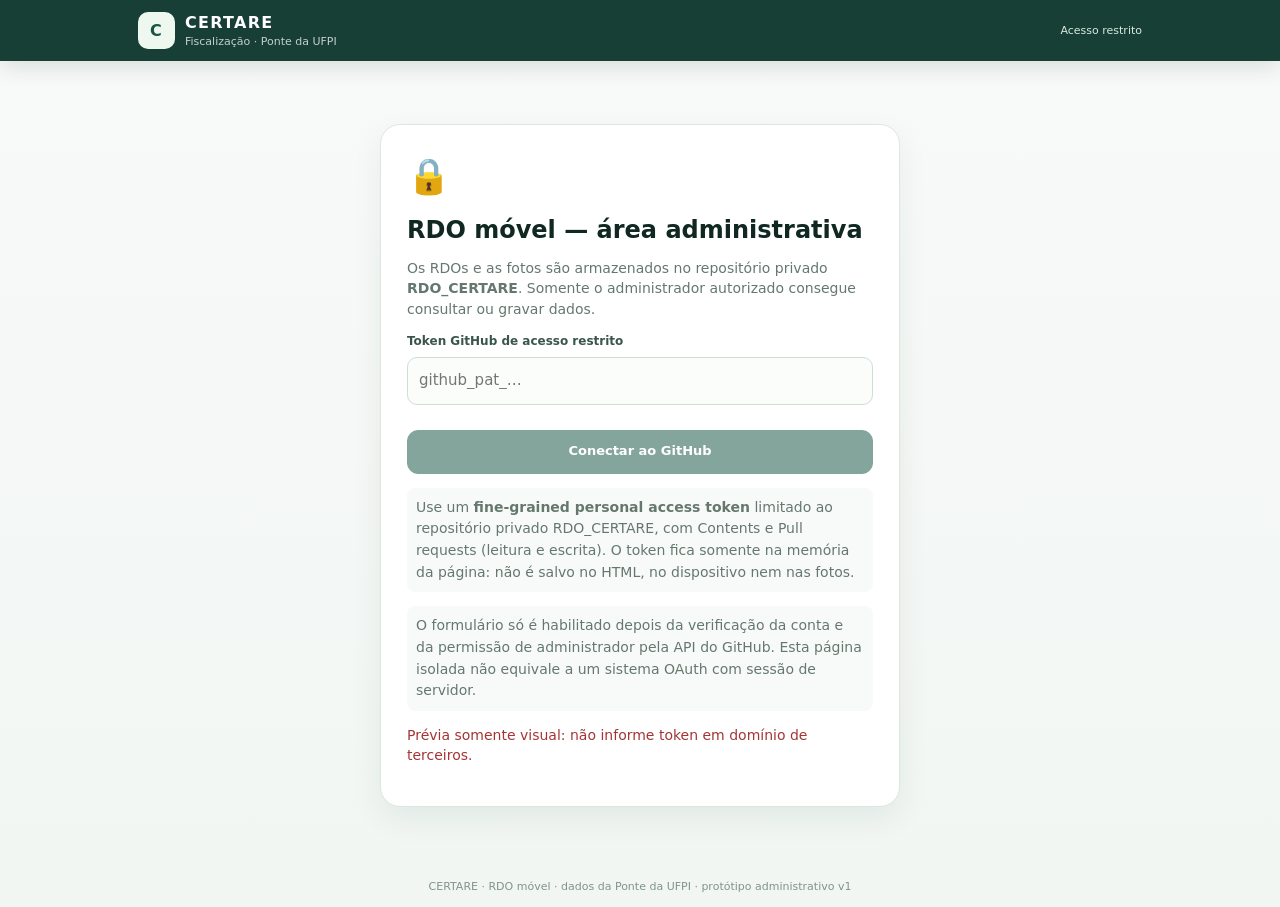
<file: admin-rdo/index.html>
<!DOCTYPE html>
<html lang="pt-BR">
<head>
<meta charset="utf-8"><meta name="viewport" content="width=device-width, initial-scale=1,viewport-fit=cover">
<meta name="theme-color" content="#17443a"><meta name="referrer" content="no-referrer">
<title>CERTARE | RDO Móvel — Administração</title>
<style>
:root{color-scheme:light;--bg:#f5f8f7;--white:#fff;--ink:#102821;--text:#253e34;--muted:#65786e;--line:#dce7e2;--green:#205d4b;--dark:#173f35;--light:#e7f3ed;--gold:#9f7127;--shadow:0 12px 32px #07291a11}*{box-sizing:border-box}html{scroll-behavior:smooth}body{margin:0;background:linear-gradient(180deg,#f8faf9,#f1f6f3);font-family:Inter,system-ui,-apple-system,Segoe UI,Arial,sans-serif;color:var(--ink);line-height:1.46}button,input,select,textarea{font:inherit}button{cursor:pointer}a{color:#1d7153}button:disabled{opacity:.55;cursor:not-allowed}[hidden]{display:none!important}.app-header{background:var(--dark);color:#fff;position:sticky;top:0;z-index:20;box-shadow:0 6px 22px #07291a20}.header-inner{max-width:1040px;margin:auto;padding:11px 18px;display:flex;justify-content:space-between;gap:12px;align-items:center}.wordmark{display:flex;gap:10px;align-items:center;font-size:16px;letter-spacing:.08em}.wordmark small{display:block;letter-spacing:0;font-weight:500;font-size:11px;opacity:.75}.symbol{height:37px;width:37px;background:#eef8ef;border-radius:10px;color:#195544;display:grid;place-items:center;font-weight:900}.small-status{font-size:11px;color:#d6eadf;white-space:nowrap}.shell{max-width:1040px;margin:auto;padding:18px 18px 60px}.auth-card{max-width:520px;margin:5vh auto 0;background:#fff;border:1px solid var(--line);border-radius:20px;padding:26px;box-shadow:var(--shadow)}.lock-icon{font-size:35px}.auth-card h1{font-size:24px;line-height:1.18;margin:13px 0}.auth-card p{color:var(--muted);font-size:14px}.stack{display:grid;gap:13px}.welcome{display:flex;justify-content:space-between;gap:12px;align-items:flex-start}.welcome h1{font-size:24px;margin:2px 0 4px}.eyebrow{font-size:10px;color:#558873;font-weight:800;letter-spacing:.12em;margin:0}.muted{color:var(--muted);font-size:12px;margin:0}.tabs{display:grid;grid-template-columns:repeat(5,minmax(0,1fr));gap:7px;margin:16px 0}.tabs button{border:1px solid var(--line);background:#fff;border-radius:12px;padding:12px 6px;font-weight:750;font-size:12px;color:#50675c;min-width:0}.tabs button[aria-selected=true]{background:#17473a;color:#fff;border-color:#17473a;box-shadow:0 6px 12px #102b1d17}.count{padding:2px 5px;border-radius:20px;background:#e8efe9;color:#436354;font-size:10px}.tab-view{background:#fff;border:1px solid var(--line);border-radius:18px;padding:20px;box-shadow:var(--shadow)}.section-head{display:flex;justify-content:space-between;gap:10px;align-items:center;margin-bottom:20px}.section-head h2{margin:0;font-size:19px}.pill{font-size:11px;font-weight:750;border-radius:999px;color:#267057;background:var(--light);padding:7px 10px;white-space:nowrap}label{display:block;font-size:12px;font-weight:750;color:#3a5549;margin-bottom:12px}label input:not([type=checkbox]):not([type=file]),label select,label textarea{display:block;width:100%;margin-top:6px;border:1px solid #cdded5;border-radius:10px;background:#fbfdfb;color:#17372c;padding:12px 11px;min-height:44px;outline-offset:2px;font-size:15px;font-weight:500}label textarea{resize:vertical}.form-grid{display:grid;grid-template-columns:repeat(2,minmax(0,1fr));gap:0 16px}.button-row{display:flex;justify-content:flex-end;gap:9px;margin-top:14px}.button-row.wrap{justify-content:flex-start;flex-wrap:wrap}.button{border:1px solid #cddbd2;border-radius:11px;background:#fff;color:#25483a;padding:11px 15px;min-height:44px;font-weight:800;font-size:13px}.button.primary{background:var(--green);border-color:var(--green);color:#fff}.button.subtle{background:#fff}.button.danger{color:#a43c34;border-color:#efcec8}.button.wide{width:100%;margin:12px 0}.note{color:#687c70;font-size:12px;line-height:1.55}.feedback{font-size:13px;min-height:20px;word-break:break-word}.feedback.error{color:#a53535}.feedback.ok{color:#216d49}.safeguard{border:1px solid #d9dfcb;border-radius:13px;background:#f9fbef;color:#52623d;padding:12px 14px;font-size:12px;margin:14px 0;line-height:1.5}.sub-card{border:1px solid var(--line);border-radius:15px;background:#fbfcfb;padding:16px;margin-top:16px}.sub-card h3{margin:0 0 15px;font-size:16px}.stack-list{display:grid;gap:9px}.front-card{display:flex;justify-content:space-between;gap:10px;border:1px solid #e0e9e4;padding:13px;border-radius:12px;background:#fff}.front-card p{margin:4px 0;color:var(--muted);font-size:12px;line-height:1.4;overflow-wrap:anywhere}.front-card h3{font-size:14px;margin:0}.front-card button{background:#fff;border:1px solid #dce4dc;border-radius:8px;padding:6px 8px;font-size:12px;margin-left:4px;color:#3b5d4c}.empty{width:100%;padding:24px;text-align:center;border:1px dashed #c7dbce;border-radius:12px;color:#678074;font-size:13px}.photo-chooser{display:grid;grid-template-columns:1fr 1fr;gap:10px}.camera-action{display:grid;place-items:center;text-align:center;min-height:72px;font-size:15px;border:1px dashed #9fbaaa;border-radius:13px;background:#edf8f0;color:#1b5a41;cursor:pointer}.photo-grid{display:grid;grid-template-columns:repeat(2,1fr);gap:10px;margin-top:15px}.photo-card{border:1px solid var(--line);border-radius:13px;background:#fff;overflow:hidden}.photo-card img{width:100%;aspect-ratio:4/3;object-fit:cover;background:#e7f0eb;display:block}.photo-card-details{padding:10px}.photo-card label{font-size:11px;margin-bottom:6px}.photo-card input,.photo-card select{font-size:13px!important;padding:8px!important;min-height:36px!important}.photo-card button{font-size:11px;color:#99413b;border:0;background:transparent;padding:7px 0}.review-card{padding:15px;border:1px solid var(--line);background:#f9fcfa;border-radius:13px;font-size:13px}.review-card h3{margin:0 0 9px;font-size:15px}.review-row{display:flex;justify-content:space-between;gap:12px;padding:9px 0;border-bottom:1px solid #e4eee7}.review-row:last-child{border:0}.review-row b{max-width:63%;text-align:right}.confirm{display:flex;align-items:flex-start;gap:9px;color:#334e42;font-size:13px;margin:20px 0 2px}.confirm input{width:20px;height:20px;flex-shrink:0;margin:1px 0 0}.success{background:#ebf8ef;color:#195d38;border-radius:12px;padding:14px;font-size:13px}.page-footer{text-align:center;font-size:11px;color:#81948a;padding:12px}.auth-card .note{background:#f8faf9;border-radius:8px;padding:9px}.stack .button{width:100%}@media(max-width:650px){.shell{padding:14px 10px 100px}.header-inner{padding:9px 12px}.auth-card{margin:24px 0 0;padding:20px}.small-status{font-size:10px}.tab-view{padding:14px;border-radius:14px}.welcome h1{font-size:20px}.tabs{position:sticky;top:53px;z-index:12;background:#f5f8f7;padding:7px 0;margin:8px 0 12px;gap:4px}.tabs button{font-size:10px;padding:11px 2px;min-height:50px}.form-grid{grid-template-columns:1fr}.section-head h2{font-size:17px}.pill{font-size:10px}.photo-grid{grid-template-columns:1fr 1fr}.photo-card-details{padding:7px}.photo-card label{margin-bottom:8px}.front-card{display:block}.front-actions{margin-top:10px}.button-row .button{flex:1}.button-row.wrap .button{min-width:45%}}

</style>
</head>
<body>
<header class="app-header"><div class="header-inner"><div class="wordmark"><div class="symbol">C</div><div><b>CERTARE</b><small>Fiscalização · Ponte da UFPI</small></div></div><div id="authIndicator" class="small-status">Acesso restrito</div></div></header>
<main class="shell">
  <section id="authGate" class="auth-card">
    <div class="lock-icon" aria-hidden="true">🔒</div>
    <h1>RDO móvel — área administrativa</h1>
    <p>Os RDOs e as fotos são armazenados no repositório privado <strong>RDO_CERTARE</strong>. Somente o administrador autorizado consegue consultar ou gravar dados.</p>
    <form id="authForm" class="stack">
      <label>Token GitHub de acesso restrito<input id="githubToken" type="password" autocomplete="off" autocapitalize="none" spellcheck="false" placeholder="github_pat_…" required></label>
      <button type="submit" id="connectBtn" class="button primary">Conectar ao GitHub</button>
    </form>
    <p class="note">Use um <strong>fine-grained personal access token</strong> limitado ao repositório privado RDO_CERTARE, com Contents e Pull requests (leitura e escrita). O token fica somente na memória da página: não é salvo no HTML, no dispositivo nem nas fotos.</p>
    <p class="note">O formulário só é habilitado depois da verificação da conta e da permissão de administrador pela API do GitHub. Esta página isolada não equivale a um sistema OAuth com sessão de servidor.</p>
    <p id="authFeedback" class="feedback" role="status" aria-live="polite"></p>
  </section>

  <section id="workspace" hidden>
    <div class="welcome"><div><p class="eyebrow">ÁREA RESTRITA · REGISTRO DE CAMPO</p><h1>RDO da Ponte da UFPI</h1><p id="sessionCaption" class="muted">—</p></div><button type="button" id="logout" class="button subtle">Sair</button></div>
    <div class="safeguard">Registros enviados permanecem <strong>pendentes de revisão</strong>. Não alteram medições, quantidades homologadas nem liberam etapas automaticamente.</div>
    <nav id="appTabs" class="tabs" role="tablist" aria-label="Cadastro de RDO">
      <button type="button" role="tab" aria-selected="true" data-tab="rdo">01 RDO</button>
      <button type="button" role="tab" aria-selected="false" data-tab="frentes">02 Frentes <span id="frontCount" class="count">0</span></button>
      <button type="button" role="tab" aria-selected="false" data-tab="fotos">03 Fotos <span id="photoCount" class="count">0</span></button>
      <button type="button" role="tab" aria-selected="false" data-tab="revisao">04 Revisar</button>
      <button type="button" role="tab" aria-selected="false" data-tab="historico">05 Histórico</button>
    </nav>

    <section id="tab-rdo" class="tab-view">
      <div class="section-head"><h2>Dados do relatório</h2><span class="pill">Dados do campo</span></div>
      <div class="form-grid">
        <label>Data da vistoria <input id="rdoDate" type="date" required></label>
        <label>Turno <select id="rdoShift"><option value="manha">Manhã</option><option value="tarde">Tarde</option><option value="noite">Noite</option><option value="integral">Integral</option></select></label>
        <label>Tipo de registro <select id="rdoType"><option value="vistoria">Vistoria de fiscalização</option><option value="rdo">RDO de obra</option><option value="ocorrencia">Registro de ocorrência</option></select></label>
        <label>Condição climática (se observada) <select id="rdoWeather"><option value="nao_informado">Não informada</option><option value="sem_chuva">Sem chuva</option><option value="chuva_leve">Chuva leve</option><option value="chuva_forte">Chuva forte</option><option value="outra">Outra</option></select></label>
        <label>Efetivo total observado <input id="rdoWorkers" type="number" min="0" step="1" placeholder="Sem contagem"></label>
        <label>Equipamentos em operação (texto) <input id="rdoEquipment" maxlength="250" placeholder="Ex.: 2 perfuratrizes, 1 bomba"></label>
      </div>
      <label>Condições gerais, interferências e observações <textarea id="rdoNotes" rows="4" maxlength="4000" placeholder="Somente fatos observados ou relatados. Dia sem visita não significa paralisação."></textarea></label>
      <div class="button-row"><button class="button primary" type="button" data-goto="frentes">Registrar frentes <span aria-hidden="true">→</span></button></div>
    </section>

    <section id="tab-frentes" class="tab-view" hidden>
      <div class="section-head"><h2>Frentes e serviços</h2><span class="pill">Uma ou várias por RDO</span></div>
      <div class="sub-card" id="frontDashboard" aria-live="polite"><h3>Resumo das frentes deste RDO</h3><p class="note">Contagem de registros observados, sem acumular snapshots ou ordinais. Ainda não homologado.</p><div id="frontDashboardContent" class="stack-list"><div class="empty">Nenhuma frente registrada.</div></div></div>
      <div class="stack-list" id="frontList" aria-live="polite"><div class="empty">Nenhum serviço adicionado.</div></div>
      <form id="frontForm" class="sub-card">
        <h3 id="frontFormTitle">Adicionar serviço observado</h3>
        <div class="form-grid">
          <label>Eixo ou frente <select id="frontAxis" required><option value="">Selecionar…</option><option>E01</option><option>E02</option><option>E03</option><option>E04</option><option>E05</option><option>E06</option><option>E07</option><option>E08</option><option>E09</option><option>FAB</option><option>GERAL</option></select></label>
          <label>Serviço <select id="frontService" required><option value="">Selecionar…</option><option value="estacas">Estacas</option><option value="bloco">Blocos</option><option value="pilar">Pilares</option><option value="travessa">Travessas</option><option value="longarina">Longarinas</option><option value="prelaje">Pré-lajes</option><option value="tabuleiro">Tabuleiro</option><option value="equipamento">Equipamentos</option><option value="canteiro">Canteiro</option><option value="ambiental">Ambiental</option><option value="qualidade">Qualidade</option><option value="seguranca">Segurança</option></select></label>
          <label>Etapa <select id="frontPhase"><option value="nao_especificada">Não especificada</option><option value="locacao">Locação</option><option value="perfuracao">Perfuração</option><option value="camisa_metalica">Camisa metálica</option><option value="armadura">Armadura</option><option value="formas">Fôrmas</option><option value="concretagem">Concretagem</option><option value="cura">Cura</option><option value="desforma">Desforma</option><option value="protensao">Protensão</option><option value="lancamento">Lançamento</option><option value="inspecao">Inspeção</option><option value="outra">Outra</option></select></label>
          <label>Situação observada <select id="frontState"><option value="em_andamento">Em andamento</option><option value="executado">Concluído segundo relato</option><option value="parcial_executado">Parcialmente executado</option><option value="snapshot">Total acumulado relatado</option><option value="observado">Ocorrência observada</option><option value="mobilizado">Recurso mobilizado</option><option value="parado">Parada pontual registrada</option></select></label>
          <label>Quantidade (opcional) <input id="frontQty" type="number" min="0" step="1" placeholder="Não informado"></label>
          <label>Natureza da quantidade <select id="frontQtyKind"><option value="nao_informado">Não informada</option><option value="unidades_executadas">Unidades executadas neste relato</option><option value="total_reportado">Total acumulado (snapshot)</option><option value="ordinal_em_execucao">Ordinal (ex.: 20ª estaca)</option><option value="unidades_em_execucao">Unidades em andamento</option><option value="unidades_com_etapa_parcial">Etapa parcial</option><option value="equipamentos_reportados">Quantidade de equipamentos</option></select></label>
          <label>Equipe observada na frente <input id="frontWorkers" type="number" min="0" step="1" placeholder="Não informado"></label>
          <label>Identificação individual (se documentada) <input id="frontElement" maxlength="80" placeholder="Ex.: E03-P03; não inventar códigos"></label>
          <label>Equipamentos na frente <input id="frontMachine" maxlength="250" placeholder="Ex.: perfuratriz operando"></label>
        </div>
        <label>Atividade executada / observada <textarea id="frontActivity" rows="3" required maxlength="2500" placeholder="Descreva objetivamente a atividade e seu estágio."></textarea></label>
        <label>Observações técnicas ou impedimentos <textarea id="frontNote" rows="3" maxlength="2500" placeholder="Ensaios e liberações só são registrados se houver ato específico."></textarea></label>
        <p class="note">Quantidades acumuladas não serão somadas como produção do dia. Um ordinal de estaca não comprova sua concretagem.</p>
        <div class="button-row"><button type="button" id="cancelEdit" class="button subtle" hidden>Cancelar edição</button><button type="submit" class="button primary">Salvar serviço na lista</button></div>
      </form>
      <div class="button-row"><button type="button" class="button primary" data-goto="fotos">Adicionar fotos <span aria-hidden="true">→</span></button></div>
    </section>

    <section id="tab-fotos" class="tab-view" hidden>
      <div class="section-head"><h2>Registro fotográfico</h2><span class="pill">Armazenamento privado</span></div>
      <p class="note">As imagens serão redimensionadas e convertidas para JPEG antes do envio, removendo metadados EXIF/GPS da foto original. Revise a presença de rostos, placas e informações sigilosas antes de compartilhar.</p>
      <div class="photo-chooser"><label class="camera-action">📷 Fotografar <input id="takePhoto" type="file" accept="image/*" capture="environment" hidden></label><label class="camera-action">▧ Galeria <input id="pickPhotos" type="file" accept="image/*" multiple hidden></label></div>
      <p class="note">Máximo de 10 fotos por RDO, com até 2 MB cada após compressão. No modo offline, mantenha o rascunho salvo neste dispositivo.</p>
      <div class="photo-grid" id="photoGrid"><div class="empty">Nenhuma fotografia adicionada.</div></div>
      <div class="button-row"><button type="button" class="button primary" data-goto="revisao">Conferir RDO <span aria-hidden="true">→</span></button></div>
    </section>

    <section id="tab-historico" class="tab-view" hidden>
      <div class="section-head"><h2>Histórico privado de frentes</h2><span class="pill">Somente leitura</span></div>
      <p class="note">Consulta lançamentos das propostas RDO do repositório privado. Uma PR mesclada não comprova homologação técnica, medição ou liberação. O sistema não interpreta ausência de registros como paralisação.</p>
      <div class="form-grid">
        <label>Frente de serviço<select id="historyAxis">
          <option value="TODOS">Todas as frentes</option>
          <option value="E01">E01</option><option value="E02">E02</option><option value="E03">E03</option>
          <option value="E04">E04</option><option value="E05">E05</option><option value="E06">E06</option>
          <option value="E07">E07</option><option value="E08">E08</option><option value="E09">E09</option>
          <option value="FAB">Fábrica</option><option value="GERAL">Geral</option>
        </select></label>
        <label>Situação da proposta<select id="historyState">
          <option value="all">Todas</option><option value="open">Abertas</option>
          <option value="closed">Encerradas / mescladas</option>
        </select></label>
      </div>
      <div class="button-row wrap"><button id="loadHistory" type="button" class="button primary">Consultar histórico privado</button></div>
      <p id="historyFeedback" class="feedback" role="status" aria-live="polite"></p>
      <div id="historyList" class="stack-list" aria-live="polite"><div class="empty">Selecione uma frente e consulte os registros privados.</div></div>
    </section>
    <section id="tab-revisao" class="tab-view" hidden>
      <div class="section-head"><h2>Conferir antes do envio</h2><span class="pill">Revisão humana</span></div>
      <div id="reviewSummary" class="review-card" aria-live="polite"></div>
      <div class="safeguard">Ao enviar, os arquivos são gravados em uma nova branch do repositório privado e uma Pull Request é aberta. A importação para o acompanhamento oficial exige análise posterior.</div>
      <div class="button-row wrap"><button type="button" class="button subtle" id="saveDraft">Salvar rascunho offline</button><button type="button" class="button subtle" id="downloadDraft">Exportar JSON de conferência</button><button type="button" class="button danger" id="deleteDraft">Apagar rascunho local</button></div>
      <label class="confirm"><input id="confirmSubmit" type="checkbox"> Conferi as frentes, quantidades, fotos e dados pessoais. Autorizo o envio ao repositório privado.</label>
      <button class="button primary wide" type="button" id="submitGithub">Enviar para revisão no GitHub</button>
      <p id="submitFeedback" class="feedback" role="status" aria-live="polite"></p>
      <div id="submittedResult" hidden class="success"></div>
    </section>
  </section>
</main>
<footer class="page-footer">CERTARE · RDO móvel · dados da Ponte da UFPI · protótipo administrativo v1</footer>
<script>
(() => {
'use strict';
const OWNER='jonasxemerson';
const REPO='RDO_CERTARE';
const API='https://api.github.com';
// Nunca peça credenciais GitHub em visualizadores HTML de terceiros.
const TRUSTED_ORIGIN=location.protocol==='file:' ||
 ['jonasxemerson.github.io','localhost','127.0.0.1'].includes(location.hostname);

const MAX_PHOTOS=10;
const MAX_PHOTO_BYTES=2*1024*1024;
const VERSION='1.0.0';
const $=id=>document.getElementById(id);
const state={token:null,login:null,authorized:false,id:randomId(),fronts:[],photos:[],editId:null,sentPr:null};
const PHOTO_URLS=[];
const FIELDS=['rdoDate','rdoShift','rdoType','rdoWeather','rdoWorkers','rdoEquipment','rdoNotes'];
const FRONT_FIELDS={target:'frontAxis',service:'frontService',phase:'frontPhase',state:'frontState',quantity:'frontQty',quantity_kind:'frontQtyKind',workers:'frontWorkers',element:'frontElement',equipment:'frontMachine',activity:'frontActivity',notes:'frontNote'};
let pending=false;
let autosaveTimer=null;
function scheduleDraft(){if(!state.authorized||state.sentPr)return;clearTimeout(autosaveTimer);autosaveTimer=setTimeout(()=>saveLocal().catch(()=>{}),700);}
function randomId(){if(globalThis.crypto?.randomUUID)return crypto.randomUUID();return `${Date.now().toString(36)}-${Math.random().toString(36).slice(2,12)}`;}
function safe(s){return String(s??'').replace(/[&<>"']/g,ch=>({'&':'&amp;','<':'&lt;','>':'&gt;','"':'&quot;',"'":'&#39;'}[ch]));}
function isoLocal(){const d=new Date();return `${d.getFullYear()}-${String(d.getMonth()+1).padStart(2,'0')}-${String(d.getDate()).padStart(2,'0')}`;}
function isValidDate(v){if(!/^\d{4}-\d{2}-\d{2}$/.test(v))return false;const d=new Date(v+'T12:00:00');return !Number.isNaN(d.getTime())&&d.getFullYear()===+v.slice(0,4)&&d.getMonth()===+v.slice(5,7)-1&&d.getDate()===+v.slice(8,10);}
function textStatus(id,msg,type=''){const el=$(id);el.textContent=msg;el.className='feedback '+type;}
function feedback(msg,type=''){textStatus('submitFeedback',msg,type);}
function setBusy(busy){pending=busy;$('submitGithub').disabled=busy;$('connectBtn').disabled=busy;}
async function github(path,{method='GET',body,token=state.token}={}){
 if(!token)throw new Error('Autenticação necessária.');
 const res=await fetch(`${API}${path}`,{
  method,cache:'no-store',referrerPolicy:'no-referrer',
  headers:{'Accept':'application/vnd.github+json','X-GitHub-Api-Version':'2022-11-28','Authorization':`Bearer ${token}`,...(body?{'Content-Type':'application/json'}:{})},
  ...(body?{body:JSON.stringify(body)}:{})
 });
 const content=await res.text();let data={};try{data=JSON.parse(content)}catch{}
 if(!res.ok){
  const reason=res.status===401?'Token inválido ou expirado.':res.status===403?'Sem permissão GitHub para este recurso.':res.status===404?'Repositório privado inacessível por esta credencial.':`GitHub recusou a operação (${res.status}).`;
  const error=new Error(reason);error.status=res.status;error.info=data.message||'';throw error;
 }
 return data;
}
async function authorize(token){
 const user=await github('/user',{token});
 if(user.login!==OWNER)throw new Error('A conta autenticada não é o administrador autorizado.');
 const repo=await github(`/repos/${OWNER}/${REPO}`,{token});
 if(repo.private!==true||repo.permissions?.admin!==true||repo.full_name!==`${OWNER}/${REPO}`){
  throw new Error('É necessário acesso de administrador ao repositório privado RDO_CERTARE.');
 }
 return {login:user.login,repo:repo.full_name};
}
$('authForm').addEventListener('submit',async ev=>{
 ev.preventDefault();if(pending)return;
 if(!TRUSTED_ORIGIN){textStatus('authFeedback','Origem não confiável. Não informe credenciais neste domínio. Abra o arquivo local ou a hospedagem oficial jonasxemerson.github.io.','error');return;}

 const token=$('githubToken').value.trim();if(!token){textStatus('authFeedback','Informe o token.','error');return;}
 setBusy(true);textStatus('authFeedback','Conferindo identidade e permissão no GitHub...');
 try{
  const session=await authorize(token);
  state.token=token;state.login=session.login;state.authorized=true;
  $('githubToken').value=''; $('authGate').hidden=true;$('workspace').hidden=false;
  $('authIndicator').textContent=`Admin · ${state.login}`;
  $('sessionCaption').textContent=`Autenticado como ${state.login} · destino privado: ${session.repo}`;
  await restoreDraft();renderAll();
 }catch(err){state.token=null;state.authorized=false;textStatus('authFeedback',err.message,'error');}
 finally{setBusy(false);}
});
$('logout').addEventListener('click',()=>{
 state.token=null;state.login=null;state.authorized=false;
 $('historyList').innerHTML='<div class="empty">Acesso encerrado. Consulte novamente após autenticação.</div>';
 $('historyFeedback').textContent='';
 $('workspace').hidden=true;$('authGate').hidden=false;$('authIndicator').textContent='Acesso restrito';
 textStatus('authFeedback','Sessão encerrada. Rascunho local mantido neste dispositivo.');
});

function showTab(tab){
 for(const t of ['rdo','frentes','fotos','revisao','historico']){
  $(`tab-${t}`).hidden=t!==tab;
  document.querySelector(`[data-tab="${t}"]`).setAttribute('aria-selected',String(t===tab));
 }
 if(tab==='revisao')renderReview();
 window.scrollTo({top:0,behavior:'instant'});
}
$('appTabs').addEventListener('click',ev=>{const b=ev.target.closest('[data-tab]');if(b)showTab(b.dataset.tab);});
document.addEventListener('click',ev=>{const b=ev.target.closest('[data-goto]');if(b&&state.authorized)showTab(b.dataset.goto);});
// Histórico de PRs privados: somente leitura e não equivale a dados homologados.
let historyBusy=false;
function historyStatus(pr){
 if(pr.merged_at)return 'Mesclada no repositório privado · homologação técnica não verificada';
 if(pr.state==='closed')return 'Encerrada sem comprovação de incorporação';
 return pr.draft?'Proposta em revisão (rascunho)':'Proposta aberta para revisão';
}
async function loadPrivateHistory(){
 if(!state.authorized||historyBusy)return;
 historyBusy=true;$('loadHistory').disabled=true;
 $('historyList').innerHTML='';
 const target=$('historyAxis').value,filter=$('historyState').value;
 let inspected=0,records=0,matching=[];
 try{
  await authorize(state.token);
  // Limite explícito: somente 20 PRs recentes. Não afirmar cobertura histórica integral.
  const prs=await github(`/repos/${OWNER}/${REPO}/pulls?state=${filter}&per_page=20&sort=created&direction=desc`);
  if(!Array.isArray(prs))throw new Error('Resposta inesperada do GitHub.');
  const candidates=prs.filter(pr=>pr.head?.ref?.startsWith('rdo/')&&pr.number);
  for(const pr of candidates){
   inspected++;
   textStatus('historyFeedback',`Conferindo proposta ${inspected}/${candidates.length}...`);
   // Ler somente arquivos adicionados/modificados nesta PR, evitando duplicar
   // registros herdados da branch principal.
   const changed=await github(`/repos/${OWNER}/${REPO}/pulls/${Number(pr.number)}/files?per_page=100`);
   if(!Array.isArray(changed)||changed.length>=100)throw new Error('Proposta com mais arquivos que o limite da consulta; revisão manual necessária.');
   const files=changed.filter(x=>['added','modified'].includes(x.status)&&/^rdos\/\d{4}-\d{2}\/rdo-[A-Za-z0-9-]+\.json$/.test(x.filename));
   for(const file of files){
    const raw=await github(`/repos/${OWNER}/${REPO}/contents/${file.filename}?ref=${encodeURIComponent(pr.head.sha)}`);
    if(raw.encoding!=='base64'||typeof raw.content!=='string')throw new Error('Conteúdo de RDO indisponível.');
    const bytes=Uint8Array.from(atob(raw.content.replace(/\s/g,'')),c=>c.charCodeAt(0));
    const rdo=JSON.parse(new TextDecoder().decode(bytes));
    if(rdo.project!=='ponte-ufpi'||!Array.isArray(rdo.records)||!Array.isArray(rdo.photos))continue;
    const rows=rdo.records.filter(x=>target==='TODOS'||x.target===target);
    if(!rows.length)continue;
    records+=rows.length;
    matching.push({pr,rdo,rows});
   }
  }
  matching.sort((a,b)=>String(b.rdo.header?.date||'').localeCompare(String(a.rdo.header?.date||'')));
  if(!matching.length)$('historyList').innerHTML='<div class="empty">Nenhuma proposta correspondente entre as 20 PRs mais recentes verificadas.</div>';
  else $('historyList').innerHTML=matching.map(({pr,rdo,rows})=>{
   const photoCount=rdo.photos.filter(p=>target==='TODOS'||p.target===target).length;
   return `<article class="sub-card"><h3>${safe(rdo.header?.date||'Data não informada')} · ${safe(rows.map(x=>x.target).filter((v,i,a)=>a.indexOf(v)===i).join(', '))}</h3>
     <p class="muted">${safe(historyStatus(pr))} · ${rows.length} registros · ${photoCount} fotos privadas vinculadas ao RDO</p>
     ${rows.map(x=>`<div class="review-row"><div><strong>${safe(x.target)} · ${safe(x.service)} · ${safe(x.phase)}</strong><p class="note">${safe(x.activity)}</p><span class="muted">Status: ${safe(x.state)} · quantidade: ${x.quantity===null?'não informada':safe(x.quantity)} (${safe(x.quantity_kind)}) · revisão pendente</span></div></div>`).join('')}
     <p class="note">Fotos e arquivos originais permanecem no repositório privado; consulte a proposta para revisão.</p>
     <a target="_blank" rel="noopener noreferrer" href="https://github.com/${OWNER}/${REPO}/pull/${Number(pr.number)}">Abrir proposta privada #${Number(pr.number)}</a>
   </article>`;
  }).join('');
  textStatus('historyFeedback',`${records} registros em ${matching.length} propostas, entre ${inspected} PRs RDO analisadas (janela limitada às 20 PRs recentes). Não representam quantitativos homologados.`,'ok');
 }catch(err){textStatus('historyFeedback',err.message,'error');$('historyList').innerHTML='<div class="empty">Consulta indisponível. Nenhum dado oficial foi modificado.</div>';}
 finally{historyBusy=false;$('loadHistory').disabled=false;}
}
$('loadHistory').addEventListener('click',loadPrivateHistory);
function getMeta(){
 return {
  date:$('rdoDate').value,shift:$('rdoShift').value,type:$('rdoType').value,
  weather:$('rdoWeather').value,
  workers:$('rdoWorkers').value===''?null:Number($('rdoWorkers').value),
  equipment:$('rdoEquipment').value.trim(),notes:$('rdoNotes').value.trim()
 };
}
function readFront(){
 const o={};for(const [k,id] of Object.entries(FRONT_FIELDS))o[k]=$(id).value.trim();
 o.quantity=o.quantity===''?null:Number(o.quantity);
 o.workers=o.workers===''?null:Number(o.workers);
 o.element=o.element||null;
 return o;
}
function validateFront(f){
 if(!/^(E0[1-9]|FAB|GERAL)$/.test(f.target))throw new Error('Selecione um eixo ou frente válida.');
 if(!/^(estacas|bloco|pilar|travessa|longarina|prelaje|tabuleiro|equipamento|canteiro|ambiental|qualidade|seguranca)$/.test(f.service))throw new Error('Selecione um serviço válido.');
 if(!f.activity||f.activity.length>2500)throw new Error('Descreva a atividade observada.');
 if(f.quantity!==null&&(!Number.isSafeInteger(f.quantity)||f.quantity<0))throw new Error('Quantidade deve ser um inteiro não negativo.');
 if(f.workers!==null&&(!Number.isSafeInteger(f.workers)||f.workers<0))throw new Error('Efetivo deve ser inteiro não negativo.');
 if(f.state==='snapshot'&&(!(f.quantity>=0)||f.quantity_kind!=='total_reportado'))throw new Error('Total acumulado exige quantidade e natureza "total acumulado".');
 if(f.quantity_kind==='total_reportado'&&f.state!=='snapshot')throw new Error('Total acumulado exige situação "Total acumulado relatado".');
 if(f.quantity_kind==='ordinal_em_execucao'&&f.state==='executado')throw new Error('Ordinal em execução não pode comprovar conclusão da peça.');
 if(f.quantity===null&&f.quantity_kind!=='nao_informado')throw new Error('Informe a quantidade ou selecione "Não informada".');
 if(f.quantity!==null&&f.quantity_kind==='nao_informado')throw new Error('Indique a natureza da quantidade.');
 return true;
}
function resetFrontForm(){state.editId=null;$('frontForm').reset();$('frontFormTitle').textContent='Adicionar serviço observado';$('cancelEdit').hidden=true;}
$('frontForm').addEventListener('submit',ev=>{
 ev.preventDefault();
 try{
  const f=readFront();validateFront(f);
  if(state.editId){const index=state.fronts.findIndex(x=>x.id===state.editId);if(index<0)throw new Error('Registro de frente não localizado.');state.fronts[index]={...f,id:state.editId};}
  else state.fronts.push({...f,id:`fr-${randomId().slice(0,18)}`});
  resetFrontForm();renderFronts();renderPhotos();scheduleDraft();textStatus('submitFeedback','');
 }catch(err){alert(err.message);}
});
$('cancelEdit').addEventListener('click',resetFrontForm);
$('frontList').addEventListener('click',ev=>{
 const btn=ev.target.closest('button[data-id]');if(!btn)return;
 const f=state.fronts.find(x=>x.id===btn.dataset.id);if(!f)return;
 if(btn.dataset.action==='edit'){
  for(const [key,id] of Object.entries(FRONT_FIELDS))$(id).value=f[key]??'';
  state.editId=f.id;$('frontFormTitle').textContent=`Editando ${f.target} · ${f.service}`;$('cancelEdit').hidden=false;
  $('frontForm').scrollIntoView({behavior:'smooth',block:'start'});
 }else if(btn.dataset.action==='remove'){
  if(!confirm('Excluir este serviço do rascunho?'))return;
  state.fronts=state.fronts.filter(x=>x.id!==f.id);
  for(const p of state.photos)if(p.front_ref===f.id)p.front_ref=null;
  if(state.editId===f.id)resetFrontForm();renderFronts();renderPhotos();scheduleDraft();
 }
});
function summarizeFronts(fronts, photos){
 const result=new Map();
 for(const front of fronts){
  if(!/^(E0[1-9]|FAB|GERAL)$/.test(front.target))continue;
  let row=result.get(front.target);
  if(!row){row={target:front.target,entries:0,services:new Set(),phases:new Set(),ongoing:0,partial:0,completed:0,individual:0,qtyKinds:new Set(),photos:0};result.set(front.target,row);}
  row.entries++;row.services.add(front.service);row.phases.add(front.phase);
  if(front.state==='em_andamento')row.ongoing++;
  if(front.state==='parcial_executado')row.partial++;
  if(front.state==='executado')row.completed++;
  if(front.element)row.individual++;
  if(front.quantity_kind!=='nao_informado')row.qtyKinds.add(front.quantity_kind);
 }
 for(const photo of photos){const found=fronts.find(x=>x.id===photo.front_ref);if(found&&result.has(found.target))result.get(found.target).photos++;}
 return [...result.values()].sort((a,b)=>a.target.localeCompare(b.target));
}
function renderFrontDashboard(){
 const values=summarizeFronts(state.fronts,state.photos);
 $('frontDashboardContent').innerHTML=values.length?values.map(x=>`<article class="front-card">
 <div><h3>${safe(x.target)} · ${x.entries} lançamento(s)</h3>
 <p>Serviços: ${safe([...x.services].join(', '))} · fotos vinculadas: ${x.photos}</p>
 <p>Em andamento: ${x.ongoing} · parciais: ${x.partial} · concluídos segundo relato: ${x.completed}</p>
 <p>${x.individual} registro(s) com peça identificada · ${safe([...x.qtyKinds].join(', ')||'sem quantitativos informados')}</p></div></article>`).join(''):'<div class="empty">Nenhuma frente registrada.</div>';
}
function renderFronts(){
 renderFrontDashboard();
 $('frontCount').textContent=String(state.fronts.length);
 $('frontList').innerHTML=state.fronts.length?state.fronts.map(f=>`
  <article class="front-card"><div><h3>${safe(f.target)} · ${safe(f.service)} · ${safe(f.phase)}</h3><p>${safe(f.activity)}</p><p>Situação: ${safe(f.state)} · Quantidade: ${f.quantity===null?'não informada':safe(f.quantity+' ('+f.quantity_kind+')')}</p></div>
  <div class="front-actions"><button type="button" data-action="edit" data-id="${safe(f.id)}">Editar</button><button type="button" data-action="remove" data-id="${safe(f.id)}">Remover</button></div></article>`).join(''):'<div class="empty">Nenhum serviço adicionado.</div>';
}
function canvasBlob(canvas,quality){return new Promise(resolve=>canvas.toBlob(resolve,'image/jpeg',quality));}
async function compressPhoto(file){
 if(!file.type.startsWith('image/'))throw new Error('O arquivo deve ser uma imagem.');
 if(file.size>25*1024*1024)throw new Error('Arquivo original maior que 25 MB.');
 const url=URL.createObjectURL(file);
 try{
  const img=new Image();img.decoding='async';img.src=url;
  await new Promise((ok,fail)=>{img.onload=ok;img.onerror=()=>fail(new Error('Não foi possível ler esta foto.'));});
  const ratio=Math.min(1,1600/Math.max(img.naturalWidth,img.naturalHeight));
  const canvas=document.createElement('canvas');canvas.width=Math.max(1,Math.round(img.naturalWidth*ratio));canvas.height=Math.max(1,Math.round(img.naturalHeight*ratio));
  canvas.getContext('2d',{alpha:false}).drawImage(img,0,0,canvas.width,canvas.height);
  let blob=await canvasBlob(canvas,.82);
  if(blob?.size>MAX_PHOTO_BYTES)blob=await canvasBlob(canvas,.64);
  if(!blob||blob.size>MAX_PHOTO_BYTES)throw new Error('Imagem excede 2 MB após compressão; escolha outra foto.');
  return blob;
 }finally{URL.revokeObjectURL(url);}
}
async function selectPhotos(ev){
 const files=Array.from(ev.target.files||[]);ev.target.value='';
 if(state.photos.length+files.length>MAX_PHOTOS){alert(`Limite de ${MAX_PHOTOS} fotos por RDO.`);return;}
 for(const file of files){
  try{
   const blob=await compressPhoto(file);
   state.photos.push({id:`ph-${randomId().slice(0,18)}`,blob,filename:file.name,caption:'',front_ref:null,mime:'image/jpeg'});
  }catch(err){alert(`${file.name}: ${err.message}`);}
 }
 renderPhotos();scheduleDraft();
}
$('takePhoto').addEventListener('change',selectPhotos);
$('pickPhotos').addEventListener('change',selectPhotos);
$('photoGrid').addEventListener('input',ev=>{
 const el=ev.target.closest('[data-photo-id]');if(!el)return;
 const p=state.photos.find(x=>x.id===el.dataset.photoId);if(!p)return;
 if(el.dataset.field==='caption')p.caption=el.value.slice(0,200);
 if(el.dataset.field==='front_ref')p.front_ref=el.value||null;
 scheduleDraft();
});
$('photoGrid').addEventListener('click',ev=>{
 const b=ev.target.closest('button[data-remove-photo]');if(!b)return;
 state.photos=state.photos.filter(p=>p.id!==b.dataset.removePhoto);
 renderPhotos();scheduleDraft();
});
function renderPhotos(){
 for(const url of PHOTO_URLS)URL.revokeObjectURL(url);PHOTO_URLS.length=0;
 $('photoCount').textContent=String(state.photos.length);
 $('photoGrid').innerHTML=state.photos.length?state.photos.map((p,i)=>{
  const url=URL.createObjectURL(p.blob);PHOTO_URLS.push(url);
  return `<article class="photo-card"><img src="${url}" alt="Foto ${i+1} do RDO"><div class="photo-card-details"><label>Legenda<input data-photo-id="${safe(p.id)}" data-field="caption" maxlength="200" value="${safe(p.caption)}" placeholder="Descreva o registro"></label>
    <label>Vincular a frente<select data-photo-id="${safe(p.id)}" data-field="front_ref"><option value="">Geral / não atribuída</option>${state.fronts.map(f=>`<option value="${safe(f.id)}" ${p.front_ref===f.id?'selected':''}>${safe(f.target)} · ${safe(f.service)}</option>`).join('')}</select></label>
    <button type="button" data-remove-photo="${safe(p.id)}">Excluir foto</button></div></article>`;
 }).join(''):'<div class="empty">Nenhuma fotografia adicionada.</div>';
 renderFrontDashboard();
}
function renderReview(){
 const meta=getMeta(),count=state.fronts.length;
 $('reviewSummary').innerHTML=`<h3>RDO em conferência</h3>
 <div class="review-row"><span>Data e turno</span><b>${safe(meta.date)} · ${safe(meta.shift)}</b></div>
 <div class="review-row"><span>Tipo</span><b>${safe(meta.type)}</b></div>
 <div class="review-row"><span>Serviços lançados</span><b>${count}</b></div>
 <div class="review-row"><span>Frentes envolvidas</span><b>${safe([...new Set(state.fronts.map(f=>f.target))].join(', ')||'—')}</b></div>
 <div class="review-row"><span>Fotos com legenda</span><b>${state.photos.filter(p=>p.caption).length} / ${state.photos.length}</b></div>
 <div class="review-row"><span>Liberação técnica</span><b>Não avaliada</b></div>
 <div class="review-row"><span>Medição contratual</span><b>Não avaliada</b></div>`;
}
function validateRdo(){
 if(!state.authorized||!state.token||state.login!==OWNER)throw new Error('Sessão administrativa necessária.');
 const meta=getMeta();
 if(!isValidDate(meta.date))throw new Error('Informe uma data válida para o relatório.');
 if(meta.date>isoLocal())throw new Error('Data futura não é permitida neste registro de campo.');
 if(meta.workers!==null&&(!Number.isSafeInteger(meta.workers)||meta.workers<0))throw new Error('Efetivo total inválido.');
 if(!state.fronts.length)throw new Error('Adicione ao menos um serviço da frente de obra.');
 state.fronts.forEach(validateFront);
 if(state.photos.length>MAX_PHOTOS)throw new Error('Limite de fotos excedido.');
 for(const p of state.photos){
  if(p.blob.size>MAX_PHOTO_BYTES)throw new Error('Imagem acima de 2 MB.');
  if(!p.caption.trim())throw new Error('Inclua legenda em todas as fotografias.');
  if(p.front_ref&&!state.fronts.some(f=>f.id===p.front_ref))throw new Error('Foto vinculada a frente removida.');
 }
 if(state.sentPr)throw new Error('Este rascunho já foi enviado. Crie um novo relatório.');
 return meta;
}
async function blobBase64(blob){
 return new Promise((resolve,reject)=>{
  const reader=new FileReader();reader.onload=()=>resolve(String(reader.result).split(',')[1]);reader.onerror=()=>reject(new Error('Falha ao preparar fotografia.'));reader.readAsDataURL(blob);
 });
}
async function digestBlob(blob){
 if(!globalThis.crypto?.subtle)return null;
 const raw=await blob.arrayBuffer();const hash=await crypto.subtle.digest('SHA-256',raw);
 return [...new Uint8Array(hash)].map(b=>b.toString(16).padStart(2,'0')).join('');
}
function jsonPayload(meta,photoRefs){
 const createTime=new Date().toISOString();
 return {
  schema_version:'rdo-mobile/1.0.0',id:`rdo-${meta.date}-${state.id}`,project:'ponte-ufpi',
  privacy:'privado',status:'submetido_para_revisao',validation:'proposto_revisao',
  created_at:createTime,created_by:state.login,local_reference:state.id,
  source:'interface_administrativa_rdo_movel',
  model_link:{model_schema:'1.0.0',project_id:'ponte-ufpi',approval_required:true},
  header:meta,
  records:state.fronts.map((f,i)=>({
   id:`rdom-${state.id}-${String(i+1).padStart(2,'0')}`,front_ref:f.id,
   date:meta.date,target:f.target,service:f.service,phase:f.phase,state:f.state,
   quantity:f.quantity,quantity_kind:f.quantity_kind,element:f.element,
   workers:f.workers,equipment:f.equipment,activity:f.activity,notes:f.notes,
   validation:'proposto_revisao',review:true,
   status_tech:'nao_avaliado',hold_point:'nao_configurado',medicao:'nao_avaliada',
   original_source_ref:`rdo-${meta.date}-${state.id}`
  })),
  photos:photoRefs
 };
}
async function publishPrivate(meta){
 // Acesso e permissão verificados novamente no servidor antes da gravação.
 await authorize(state.token);
 const date=meta.date;
 const branch=`rdo/${date}/${state.id.replace(/[^a-zA-Z0-9-]/g,'').slice(0,46)}`;
 const folder=`rdos/${date.slice(0,7)}`;
 const photoFolder=`anexos/${date.slice(0,7)}/${state.id}`;
 feedback('Preparando arquivo e fotos para o repositório privado...');
 const treeEntries=[];const refs=[];
 for(let i=0;i<state.photos.length;i++){
  const p=state.photos[i];
  const filename=`foto-${String(i+1).padStart(2,'0')}.jpg`;
  const path=`${photoFolder}/${filename}`;
  const sha256=await digestBlob(p.blob);
  const gitBlob=await github(`/repos/${OWNER}/${REPO}/git/blobs`,{
   method:'POST',body:{content:await blobBase64(p.blob),encoding:'base64'}
  });
  treeEntries.push({path,mode:'100644',type:'blob',sha:gitBlob.sha});
  const front=state.fronts.find(f=>f.id===p.front_ref);
  refs.push({id:p.id,path,caption:p.caption.trim(),record_ref:front?`rdom-${state.id}-${String(state.fronts.indexOf(front)+1).padStart(2,'0')}`:null,
   target:front?.target||'GERAL',mime_type:'image/jpeg',size_bytes:p.blob.size,sha256,privacy:'privado'});
  feedback(`Fotografias preparadas: ${i+1}/${state.photos.length}`);
 }
 const payload=jsonPayload(meta,refs);
 const jsonPath=`${folder}/${payload.id}.json`;
 const dataBlob=await github(`/repos/${OWNER}/${REPO}/git/blobs`,{method:'POST',body:{content:JSON.stringify(payload,null,2)+'\n',encoding:'utf-8'}});
 treeEntries.push({path:jsonPath,mode:'100644',type:'blob',sha:dataBlob.sha});
 const head=await github(`/repos/${OWNER}/${REPO}/git/ref/heads/main`);
 const headSha=head.object.sha;
 const latest=await github(`/repos/${OWNER}/${REPO}/git/commits/${headSha}`);
 const tree=await github(`/repos/${OWNER}/${REPO}/git/trees`,{
  method:'POST',body:{base_tree:latest.tree.sha,tree:treeEntries}
 });
 const commit=await github(`/repos/${OWNER}/${REPO}/git/commits`,{
  method:'POST',body:{message:`RDO móvel ${date} · ${state.fronts.length} frentes · ${state.photos.length} fotos [revisão]`,tree:tree.sha,parents:[headSha]}
 });
 feedback('Criando branch privada de revisão...');
 await github(`/repos/${OWNER}/${REPO}/git/refs`,{method:'POST',body:{ref:`refs/heads/${branch}`,sha:commit.sha}});
 let pr;
 try{
  pr=await github(`/repos/${OWNER}/${REPO}/pulls`,{
   method:'POST',body:{title:`RDO ${date} · ${state.fronts.length} frentes · revisar`,head:branch,base:'main',draft:true,
    body:`Relatório de campo enviado por ${state.login} via RDO móvel.\n\n- **Data:** ${date}\n- **Frentes:** ${[...new Set(state.fronts.map(f=>f.target))].join(', ')}\n- **Serviços:** ${state.fronts.length}\n- **Fotos privadas:** ${state.photos.length}\n- **Arquivo:** \`${jsonPath}\`\n\n**Pendências de validação:** conferir classificação, identificação de elementos, quantidades, fotografias e publicabilidade. Este registro **não** implica aceite técnico, liberação de etapa ou medição.`}
  });
 }catch(err){err.message+=` O commit privado foi criado na branch ${branch}; verifique manualmente a Pull Request.`;throw err;}
 return {url:pr.html_url||`https://github.com/${OWNER}/${REPO}/pull/${pr.number}`,number:pr.number,branch,jsonPath};
}
$('submitGithub').addEventListener('click',async()=>{
 if(pending)return;
 try{
  const meta=validateRdo();
  if(!$('confirmSubmit').checked)throw new Error('Marque a confirmação de revisão antes de enviar.');
  setBusy(true);
  const pr=await publishPrivate(meta);
  state.sentPr=pr;
  await saveLocal();
  feedback('RDO enviado para revisão no repositório privado.','ok');
  $('submittedResult').hidden=false;
  $('submittedResult').innerHTML=`Proposta privada criada: <a target="_blank" rel="noopener noreferrer" href="${safe(pr.url)}">Pull Request #${safe(pr.number)}</a>. Nenhum dado foi publicado automaticamente.`;
  $('submitGithub').disabled=true;
 }catch(err){feedback(err.message,'error');}
 finally{setBusy(false);}
});
function storageReady(){return typeof indexedDB!=='undefined';}
function openDb(){return new Promise((resolve,reject)=>{
 if(!storageReady()){reject(new Error('Armazenamento offline indisponível neste navegador.'));return;}
 const request=indexedDB.open('certare_rdo_mobile_v1',1);
 request.onupgradeneeded=()=>{const db=request.result;if(!db.objectStoreNames.contains('drafts'))db.createObjectStore('drafts');};
 request.onsuccess=()=>resolve(request.result);request.onerror=()=>reject(request.error||new Error('IndexedDB indisponível'));
});}
async function useDb(mode,fn){const db=await openDb();try{return await new Promise((resolve,reject)=>{
 const tx=db.transaction('drafts',mode);const req=fn(tx.objectStore('drafts'));
 req.onsuccess=()=>resolve(req.result);req.onerror=()=>reject(req.error);
 });}finally{db.close();}}
async function saveLocal(){
 const draft={id:state.id,meta:getMeta(),fronts:state.fronts,photos:state.photos,sentPr:state.sentPr};
 await useDb('readwrite',store=>store.put(draft,'latest'));
}
async function restoreDraft(){
 let draft;try{draft=await useDb('readonly',store=>store.get('latest'));}catch(err){return;}
 if(!draft)return;
 state.id=draft.id||randomId();state.fronts=draft.fronts||[];state.photos=draft.photos||[];state.sentPr=draft.sentPr||null;
 for(const [id,value] of Object.entries({
  rdoDate:draft.meta?.date,rdoShift:draft.meta?.shift,rdoType:draft.meta?.type,rdoWeather:draft.meta?.weather,
  rdoWorkers:draft.meta?.workers??'',rdoEquipment:draft.meta?.equipment,rdoNotes:draft.meta?.notes})){
  if(value!==undefined&&value!==null&&$(id))$(id).value=value;
 }
 if(state.sentPr){$('submittedResult').hidden=false;$('submittedResult').textContent=`RDO já enviado para revisão: ${state.sentPr.url}`;$('submitGithub').disabled=true;}
}
$('saveDraft').addEventListener('click',async()=>{
 try{await saveLocal();feedback('Rascunho e fotos salvos neste dispositivo.','ok');}catch(err){feedback(err.message,'error');}
});
function exportJson(){
 const info=getMeta();const photos=state.photos.map(p=>({id:p.id,caption:p.caption,front_ref:p.front_ref,filename:p.filename,bytes:p.blob.size,nota:'Imagem não incluída na exportação JSON; use o envio seguro para incluir as fotos.'}));
 return JSON.stringify({draft:true,date:info.date,header:info,fronts:state.fronts,photos},null,2)+'\n';
}
$('downloadDraft').addEventListener('click',()=>{
 const blob=new Blob([exportJson()],{type:'application/json'});const url=URL.createObjectURL(blob);
 const a=document.createElement('a');a.href=url;a.download=`RDO_rascunho_${getMeta().date||'sem-data'}.json`;a.click();
 setTimeout(()=>URL.revokeObjectURL(url),1000);feedback('JSON de conferência exportado. Fotos são enviadas apenas via GitHub.','ok');
});
$('deleteDraft').addEventListener('click',async()=>{
 if(!confirm('Apagar rascunho, frentes e fotos deste dispositivo? O RDO já enviado ao GitHub não será alterado.'))return;
 try{await useDb('readwrite',store=>store.delete('latest'));}catch{}
 state.id=randomId();state.fronts=[];state.photos=[];state.sentPr=null;
 for(const id of FIELDS)$(id).value='';$('rdoDate').value=isoLocal();$('rdoShift').value='manha';$('rdoType').value='vistoria';$('rdoWeather').value='nao_informado';
 $('confirmSubmit').checked=false;$('submittedResult').hidden=true;$('submitGithub').disabled=false;
 resetFrontForm();renderAll();feedback('Rascunho local apagado.','ok');showTab('rdo');
});
function renderAll(){renderFronts();renderPhotos();renderFrontDashboard();renderReview();}
if(!TRUSTED_ORIGIN){$('connectBtn').disabled=true;textStatus('authFeedback','Prévia somente visual: não informe token em domínio de terceiros.','error');}
$('rdoDate').value=isoLocal();
for(const id of FIELDS){$(id).addEventListener('input',scheduleDraft);$(id).addEventListener('change',scheduleDraft);}
window.addEventListener('pagehide',()=>{for(const url of PHOTO_URLS)URL.revokeObjectURL(url)});
// Sem token no localStorage, IndexedDB, JSON, URL, logs ou código do repositório.
})();

</script>
</body>
</html>
</file>
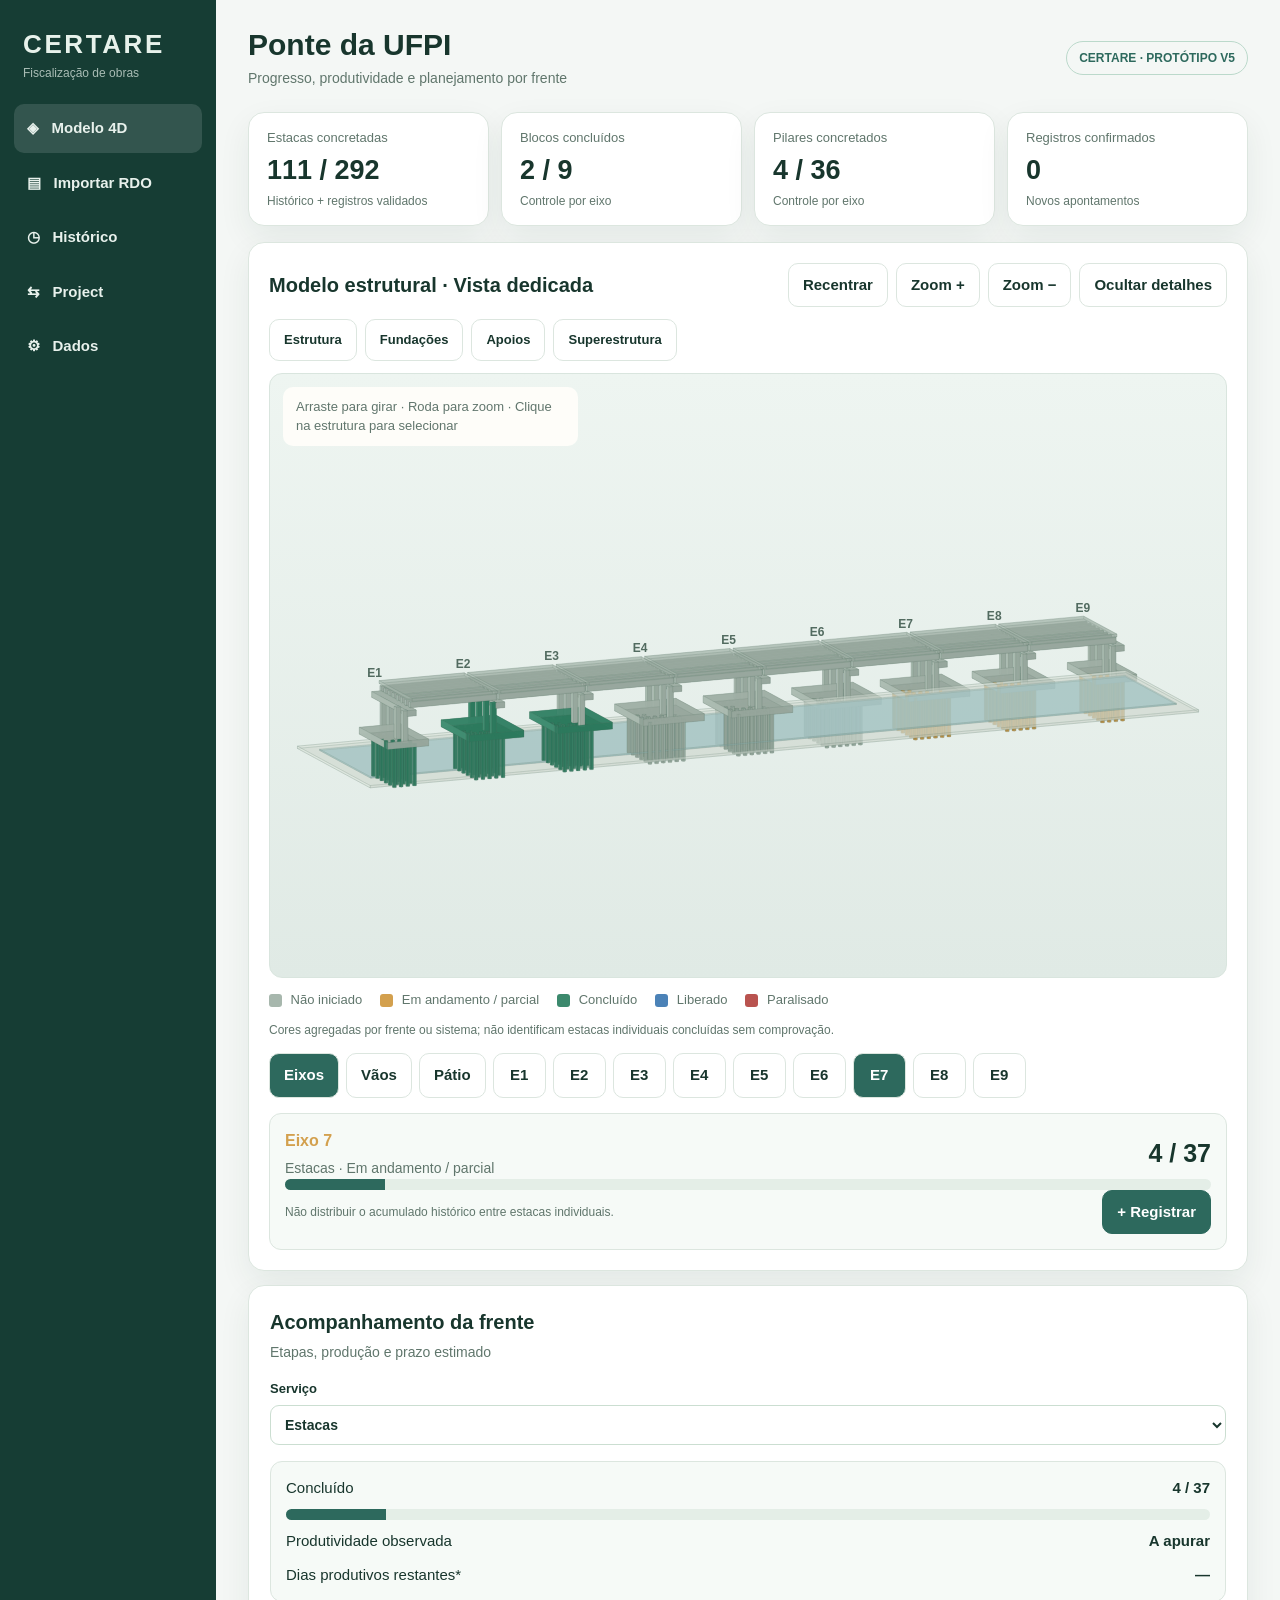
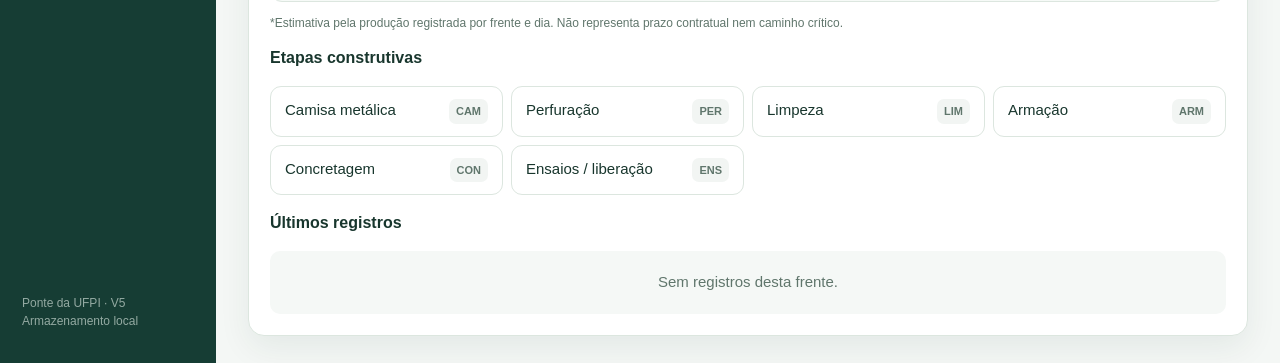
<file: index.hhtml.html>
<!DOCTYPE html><html lang="pt-BR"><head><meta charset="UTF-8"><meta name="viewport" content="width=device-width, initial-scale=1"><title>CERTARE · Ponte da UFPI | Fiscalização 4D V5</title>
<style>
:root{--green:#2D695D;--dark:#163D34;--green2:#347F59;--ink:#18362d;--muted:#60766c;--paper:#f4f7f5;--line:#dce6df;--white:#fff;--amber:#b67d26;--red:#b64740;--shadow:0 12px 32px rgba(14,50,36,.07)}*{box-sizing:border-box}body{margin:0;font:15px/1.5 'Segoe UI',Arial,sans-serif;background:var(--paper);color:var(--ink)}button,input,select,textarea{font:inherit}button{cursor:pointer}button:disabled{opacity:.45;cursor:not-allowed}.app{min-height:100vh;display:grid;grid-template-columns:216px minmax(0,1fr)}aside{background:var(--dark);color:#e7f2eb;padding:25px 14px;display:flex;flex-direction:column;gap:22px}aside .brand{font-size:26px;letter-spacing:.1em;font-weight:850;padding:0 9px}aside .brand small{display:block;font-size:12px;letter-spacing:0;font-weight:500;opacity:.7}nav{display:grid;gap:6px}nav button{border:0;text-align:left;padding:13px;color:#e8f1ec;background:none;border-radius:10px;font-weight:650}nav button.on,nav button:hover{background:#ffffff20}aside footer{margin-top:auto;opacity:.6;font-size:12px;padding:8px}main{padding:27px clamp(16px,2.5vw,39px);min-width:0;max-width:1750px;width:100%;margin:auto}h1{font-size:30px;line-height:1.2;margin:0}h2{font-size:20px;margin:0}h3{font-size:16px;margin:0}.top{display:flex;justify-content:space-between;align-items:center;gap:15px;margin-bottom:23px}.sub{font-size:14px;color:var(--muted);margin:5px 0 0}.pill{border:1px solid #bbd9cb;border-radius:22px;padding:7px 12px;color:var(--green);font-size:12px;font-weight:750}.kpis{display:grid;grid-template-columns:repeat(4,minmax(0,1fr));gap:12px;margin-bottom:16px}.kpi,.panel{background:#fff;border:1px solid var(--line);border-radius:16px;box-shadow:var(--shadow)}.kpi{padding:15px 18px}.kpi .num{font-size:27px;font-weight:850;line-height:1.2;margin:6px 0}.kpi .label{font-size:13px;color:var(--muted)}.work{display:grid;grid-template-columns:minmax(0,1.9fr) minmax(320px,.82fr);gap:16px;align-items:start}.panel{padding:21px;min-width:0}.row{display:flex;align-items:center;justify-content:space-between;gap:12px}.toolbar{display:flex;gap:8px;flex-wrap:wrap;align-items:center;margin:16px 0}.btn,button.action{border:1px solid var(--line);border-radius:10px;background:#fff;color:var(--ink);padding:10px 14px;font-weight:700}.btn:hover{border-color:var(--green)}.primary{background:var(--green)!important;color:#fff!important;border-color:var(--green)!important}.soft{background:#e9f3ed!important;color:var(--green)!important;border-color:#cde1d4!important}.toolbar .btn{font-size:13px}.viewport{position:relative;overflow:hidden;border-radius:13px;background:linear-gradient(180deg,#eef5f1,#e0eae5);border:1px solid #d9e5de}.viewport canvas{width:100%;height:440px;display:block;touch-action:none;cursor:grab}.viewport canvas:active{cursor:grabbing}.viewport .floating{position:absolute;left:13px;top:13px;background:#fffdf4ee;padding:8px 11px;border-radius:10px;font-size:12px;max-width:295px;color:#61766d;pointer-events:none}.legend{display:flex;gap:15px;align-items:center;flex-wrap:wrap;color:var(--muted);font-size:12px;margin-top:12px}.legend i{display:inline-block;width:11px;height:11px;border-radius:3px;margin-right:5px;vertical-align:middle}.pills{display:flex;flex-wrap:wrap;gap:7px;margin-top:14px}.pills .btn.on{background:var(--green);color:#fff}.progress{background:#e4eee7;height:11px;border-radius:9px;overflow:hidden}.progress>i{display:block;height:100%;background:var(--green);transition:width .2s}.context{background:#f6faf7;border:1px solid var(--line);border-radius:12px;padding:15px;margin-top:15px}.metric{font-size:25px;font-weight:800}.field{display:grid;gap:6px;font-size:13px;font-weight:700}.field input,.field select,.field textarea{width:100%;border:1px solid #cbded1;background:#fff;border-radius:9px;padding:10px;font-size:14px;color:var(--ink)}.field textarea{min-height:75px;resize:vertical}.formgrid{display:grid;grid-template-columns:1fr 1fr;gap:12px}.stack{display:grid;gap:13px}.mini{font-size:12px;color:var(--muted)}.badge{border-radius:7px;background:#f2f5f3;padding:4px 7px;font-size:11px;font-weight:700;color:var(--muted)}.warning{background:#fff8eb;border:1px solid #f0dfbd;color:#8a6026;padding:11px 13px;border-radius:11px;font-size:13px}.success{background:#eef8f0;border:1px solid #cae4d2;color:#26673e;padding:11px 13px;border-radius:11px;font-size:13px}.view{display:none}.view.on{display:block}.list{display:grid;gap:8px}.item{border:1px solid var(--line);border-radius:11px;padding:12px 14px}.item p{color:var(--muted);font-size:13px;margin:4px 0 0}.tabs{display:flex;gap:8px;flex-wrap:wrap}.tabs .on{background:var(--dark);color:#fff}.tablewrap{overflow:auto}table{width:100%;border-collapse:collapse;font-size:13px}th,td{padding:11px 12px;border-bottom:1px solid var(--line);text-align:left;vertical-align:top}th{font-size:12px;color:var(--muted);background:#fafcfa}input[type=checkbox]{accent-color:var(--green)}.modal{position:fixed;inset:0;background:#08231bb8;z-index:50;display:none;align-items:center;justify-content:center;padding:18px}.modal.on{display:flex}.modal .panel{width:min(680px,100%);max-height:94vh;overflow:auto}.hidden{display:none!important}.empty{padding:20px;background:#f5f8f6;border-radius:10px;color:var(--muted);text-align:center}.section{margin-top:16px}.filedrop{padding:25px 20px;border:2px dashed #b7d5c6;border-radius:13px;text-align:center;background:#f8fbf9}.filedrop input{max-width:100%}.filterbar{display:flex;flex-wrap:wrap;align-items:end;gap:10px}.filterbar .field{min-width:150px;flex:1}.source{display:inline-block;background:#e7f1ec;border-radius:6px;padding:2px 6px;font-size:11px;color:#386d57}.err{color:var(--red)}.toggle{display:flex;align-items:center;gap:8px;color:var(--muted);font-size:13px}.toggle input{width:auto}.footerbar{display:flex;gap:10px;justify-content:flex-end;margin-top:17px}.callout{font-size:13px;color:#49675a;padding:12px;background:#f3f8f4;border-radius:10px}.wide{width:100%}@media(max-width:1120px){.work{grid-template-columns:1fr}.kpis{grid-template-columns:repeat(2,1fr)}}@media(max-width:700px){.app{display:block}aside{padding:10px 14px;gap:8px}.brand{font-size:21px!important}nav{display:flex;overflow:auto}nav button{white-space:nowrap;font-size:13px}aside footer{display:none}main{padding:16px}.top{align-items:start}.pill{display:none}.viewport canvas{height:320px}.panel{padding:15px}.kpi{padding:12px}.kpi .num{font-size:23px}.formgrid{grid-template-columns:1fr}}

/* V5 — modelo em área dedicada com painel secundário opcional */
#page-modelo .model-work{display:grid;grid-template-columns:minmax(0,1fr);gap:14px}
#page-modelo .model-primary{padding:20px}
#page-modelo .viewport canvas{height:clamp(470px,67vh,760px)}
#page-modelo .model-inspector{max-width:none}
#page-modelo .model-inspector.is-collapsed{display:none}
#page-modelo .floating{font-size:13px;padding:10px 13px;background:#fffefaed}
#page-modelo .legend{font-size:13px;gap:18px}
#page-modelo .legend i{width:13px;height:13px}
#page-modelo .pills .btn{min-width:53px}
#page-modelo .toolbar{margin:12px 0}
#page-modelo .model-inspector .list{display:grid;grid-template-columns:repeat(auto-fit,minmax(190px,1fr))}
#page-modelo .model-inspector .list .item{align-items:start}
@media(max-width:700px){#page-modelo .viewport canvas{height:58vh;min-height:360px}#page-modelo .model-primary{padding:12px}#page-modelo .row{flex-wrap:wrap}}
</style></head><body><div class="app"><aside><div class="brand">CERTARE<small>Fiscalização de obras</small></div><nav id="nav"><button data-page="modelo" class="on">◈ &nbsp; Modelo 4D</button><button data-page="rdo">▤ &nbsp; Importar RDO</button><button data-page="diario">◷ &nbsp; Histórico</button><button data-page="project">⇆ &nbsp; Project</button><button data-page="dados">⚙ &nbsp; Dados</button></nav><footer>Ponte da UFPI · V5<br>Armazenamento local</footer></aside><main><div class="top"><div><h1>Ponte da UFPI</h1><p class="sub">Progresso, produtividade e planejamento por frente</p></div><span class="pill">CERTARE · PROTÓTIPO V5</span></div>
<div class="kpis"><div class="kpi"><div class="label">Estacas concretadas</div><div class="num" id="k-est">111 / 292</div><div class="mini">Histórico + registros validados</div></div><div class="kpi"><div class="label">Blocos concluídos</div><div class="num" id="k-bloco">2 / 9</div><div class="mini">Controle por eixo</div></div><div class="kpi"><div class="label">Pilares concretados</div><div class="num" id="k-pilar">4 / 36</div><div class="mini">Controle por eixo</div></div><div class="kpi"><div class="label">Registros confirmados</div><div class="num" id="k-reg">0</div><div class="mini">Novos apontamentos</div></div></div>
<section id="page-modelo" class="view on"><div class="work model-work"><div class="panel model-primary"><div class="row"><h2>Modelo estrutural · Vista dedicada</h2><div class="tabs"><button class="btn" id="resetCamera" title="Voltar para a vista inicial">Recentrar</button><button class="btn" id="zoomIn" title="Aproximar">Zoom +</button><button class="btn" id="zoomOut" title="Afastar">Zoom −</button><button class="btn" id="toggleInspector" title="Mostrar ou ocultar painel de detalhes">Ocultar detalhes</button></div></div><div class="toolbar" id="layers"><button class="btn on" data-layer="todos">Estrutura</button><button class="btn" data-layer="fundacoes">Fundações</button><button class="btn" data-layer="meso">Apoios</button><button class="btn" data-layer="super">Superestrutura</button></div><div class="viewport"><canvas id="bridge" aria-label="Representação tridimensional aproximada de uma ponte com nove eixos, oito vãos, estacas, blocos, pilares, travessas e vigas"></canvas><div class="floating">Arraste para girar · Roda para zoom · Clique na estrutura para selecionar</div></div><div class="legend"><span><i style="background:#a7b7ad"></i> Não iniciado</span><span><i style="background:#d3a04e"></i> Em andamento / parcial</span><span><i style="background:#3c896d"></i> Concluído</span><span><i style="background:#4b82b7"></i> Liberado</span><span><i style="background:#b9534f"></i> Paralisado</span></div><p class="mini">Cores agregadas por frente ou sistema; não identificam estacas individuais concluídas sem comprovação.</p><div class="pills" id="axisButtons"></div><div class="context"><div class="row"><div><h3 id="selTitle">Eixo 7</h3><p class="sub" id="selDesc">Fundações</p></div><div class="metric" id="selMetric">4 / 37</div></div><div class="progress"><i id="selBar" style="width:11%"></i></div><div class="row"><p class="mini" id="selNotes">—</p><button class="btn primary" id="quickLog">+ Registrar</button></div></div></div><div class="panel model-inspector" id="modelInspector"><h2>Acompanhamento da frente</h2><p class="sub">Etapas, produção e prazo estimado</p><div class="section"><label class="field">Serviço<select id="serviceSelect"></select></label></div><div class="section" id="serviceDetail"></div><div class="section"><h3>Últimos registros</h3><div class="list section" id="recentList"><div class="empty">Nenhum lançamento.</div></div></div></div></div></section>
<section id="page-rdo" class="view"><div class="panel"><h2>Importar RDO</h2><p class="sub">Reaproveite o preenchimento do relatório diário. Nenhuma alteração é aplicada sem sua conferência.</p><div class="filedrop section"><p><b>Selecione RDO em XLSX, XLS ou CSV</b></p><input id="rdoFile" type="file" accept=".xlsx,.xls,.csv,.txt"><p class="mini">CSV funciona sem internet. Para Excel, o leitor XLSX é carregado quando houver conexão. RDOs com células mescladas ou fotografias exigem revisão.</p></div><div id="importStep" class="hidden section"><div class="row"><h3 id="rdoLabel">Pré-visualização</h3><span class="badge" id="rowCount"></span></div><div class="formgrid section"><label class="field">Aba<select id="sheetPick"></select></label><label class="field">Linha de cabeçalho<select id="headerPick"></select></label></div><p class="mini section">Mapeie os campos que existem no seu RDO. Campos não presentes podem ficar em branco.</p><div class="formgrid section" id="mapping"></div><div class="section"><button class="btn primary" id="parseRdo">Identificar apontamentos</button></div><div class="section tablewrap" id="rawPreview"></div></div><div id="candidatesBlock" class="hidden section"><div class="row"><h3>Conferência antes de registrar</h3><span class="badge" id="candidateCount">0</span></div><p class="mini">A descrição textual não vira quantidade automaticamente. Revise cada linha; somente as selecionadas serão incorporadas.</p><div class="tablewrap section"><table><thead><tr><th>Usar</th><th>Data</th><th>Frente</th><th>Serviço</th><th>Qtde</th><th>Situação</th><th>Origem / observação</th></tr></thead><tbody id="candidateRows"></tbody></table></div><div class="footerbar"><button class="btn" id="clearCandidates">Cancelar</button><button class="btn primary" id="approveCandidates">Confirmar selecionados</button></div><p id="rdoFeedback" class="mini"></p></div><div class="callout section">Para integrar o RDO original com fotografias, validações e células mescladas, precisaremos mapear uma versão real do arquivo. Este importador já funciona com dados tabulares; não modifica seu RDO.</div></div></section>
<section id="page-diario" class="view"><div class="panel"><div class="row"><h2>Histórico de execução</h2><button class="btn" id="exportDiary">Exportar CSV</button></div><p class="sub">Somente registros validados entram no avanço. Quantidades históricas do relatório mensal ficam separadas.</p><div class="filterbar section"><label class="field">Buscar<input id="search" placeholder="Eixo, RDO ou observação"></label><label class="field">Status<select id="statusFilter"><option value="">Todos</option><option value="produziu">Produção</option><option value="andamento">Em andamento</option><option value="parado">Paralisação</option><option value="nao_programado">Não programado</option></select></label></div><div class="list section" id="history"></div></div></section>
<section id="page-project" class="view"><div class="panel"><h2>Integração com Microsoft Project</h2><p class="sub">Exportação segura para revisão, sem alterar o cronograma-base nem a linha de base.</p><div class="warning section"><b>Não grava diretamente no .mpp.</b> Exportamos atividades e apontamentos em CSV com códigos estáveis. A associação aos IDs das tarefas do Project precisa ser validada antes da sincronização automática.</div><div class="toolbar"><button class="btn primary" id="exportProject">Exportar apontamentos para revisão</button><button class="btn" id="exportCatalog">Catálogo de atividades</button></div><div id="projectPreview" class="section"></div></div></section>
<section id="page-dados" class="view"><div class="panel"><h2>Dados e segurança</h2><p class="sub">Os apontamentos ficam neste navegador. Gere backups regularmente.</p><div class="toolbar"><button class="btn primary" id="exportBackup">Exportar backup JSON</button><button class="btn" id="importBackup">Restaurar backup</button><input type="file" id="backupFile" accept=".json" hidden></div><div class="warning"><b>Referências históricas:</b> 111/292 estacas (eixos 8–9 aproximados), 2 blocos, 4 pilares; 288 pré-lajes estimadas. Não há identificação individual de todas as estacas concluídas. Nenhuma posição gráfica representa locação verificada. Datas e produtividade dependem dos RDOs importados ou lançamentos novos.</div><div class="section"><label class="field">Data-base de acompanhamento<input id="statusDate" type="date" value="2026-11-09"></label></div><div class="section"><h3>Modelo de dados</h3><p class="sub">Conjunto de 9 eixos e 8 vãos. A nomenclatura individual dos elementos será importada do projeto estrutural quando disponível; não será substituída por códigos arbitrários.</p></div></div></section>
</main></div>
<div class="modal" id="recordModal" aria-hidden="true"><div class="panel"><div class="row"><div><h2>Novo apontamento</h2><p class="sub" id="logContext">—</p></div><button class="btn" id="closeModal">✕</button></div><form id="recordForm" class="stack section"><div class="formgrid"><label class="field">Data<input type="date" id="fDate" required></label><label class="field">Situação<select id="fStatus"><option value="produziu">Produziu (quantidade executada)</option><option value="andamento">Em andamento (sem nova quantidade concluída)</option><option value="parado">Frente parada</option><option value="nao_programado">Não programado</option></select></label></div><div class="formgrid"><label class="field">Serviço<select id="fService"></select></label><label class="field">Etapa<select id="fPhase"></select></label></div><div class="formgrid"><label class="field" id="qtyField">Quantidade executada<input type="number" id="fQty" min="1" step="1" value="1"></label><label class="field hidden" id="reasonField">Motivo<select id="fReason"><option>Chuva</option><option>Falha de equipamento</option><option>Falta de material</option><option>Frente não liberada</option><option>Interferência</option><option>Outros</option></select></label><label class="field">RDO / evidência<input id="fRdo" placeholder="RDO 21/10/2026"></label></div><div class="formgrid"><label class="field">Equipamento/equipe<input id="fResource" placeholder="Ex.: 2 perfuratrizes"></label><label class="field">Identificação conforme prancha (opcional)<input id="fElement" placeholder="Código da estaca/peça"></label></div><label class="field">Observação<textarea id="fNotes" placeholder="Descrição, ocorrência ou referência"></textarea></label><div class="warning" id="limitWarning">O sistema soma apenas novos apontamentos; o quantitativo histórico não é distribuído entre elementos individuais.</div><p id="formError" class="err"></p><div class="footerbar"><button type="button" class="btn" id="cancelModal">Cancelar</button><button class="btn primary" type="submit">Salvar registro</button></div></form></div></div>
<script>
'use strict';
const AX=[24,32,32,37,37,37,37,32,24],HIST=[24,32,32,0,0,0,4,11,8],TOTAL={estacas:292,bloco:9,pilar:36,travessa:9,longarina:64,prelaje:4104};
const SERVICES={estacas:{label:'Estacas',phases:[['CAM','Camisa metálica'],['PER','Perfuração'],['LIM','Limpeza'],['ARM','Armação'],['CON','Concretagem'],['ENS','Ensaios / liberação']],final:'CON'},bloco:{label:'Blocos',phases:[['ESC','Escavação'],['ARM','Armação'],['FOR','Fôrmas'],['CON','Concretagem'],['LIB','Liberação']],final:'CON'},pilar:{label:'Pilares',phases:[['ARM','Armação'],['FOR','Fôrmas'],['CON','Concretagem'],['CUR','Cura'],['LIB','Liberação']],final:'CON'},travessa:{label:'Travessas',phases:[['ARM','Armação'],['FOR','Fôrmas'],['CON','Concretagem'],['LIB','Liberação']],final:'CON'},longarina:{label:'Longarinas',phases:[['ARM','Armadura passiva'],['BAI','Bainhas e armadura ativa'],['CON','Concretagem'],['CUR','Cura'],['PRO','Protensão'],['INJ','Injeção'],['LAN','Lançamento']],final:'CON'},tabuleiro:{label:'Tabuleiro',phases:[['MNT','Montagem pré-lajes'],['ARM','Armadura complementar'],['CON','Concretagem'],['LIB','Liberação']],final:'LIB'},prelaje:{label:'Pré-lajes',phases:[['FOR','Fôrmas'],['ARM','Armação'],['CON','Concretagem'],['CUR','Cura'],['LIB','Liberação']],final:'CON'}};
const $=id=>document.getElementById(id),safe=s=>String(s??'').replace(/[&<>"']/g,c=>({'&':'&amp;','<':'&lt;','>':'&gt;','"':'&quot;',"'":'&#39;'}[c]));const today=()=>new Date().toISOString().slice(0,10);const pad=n=>String(n).padStart(2,'0');
let records=[];try{records=JSON.parse(localStorage.getItem('certare_ufpi_v4_records')||'[]');if(!Array.isArray(records))records=[]}catch{records=[]}
let selected={kind:'eixo',index:7},layer='todos',service='estacas',currentPage='modelo',candidateRows=[],parsedSheets=[],fileLabel='',mappingData=[],sourceFileName='';
function save(){localStorage.setItem('certare_ufpi_v4_records',JSON.stringify(records))}
function totalFor(s,sel=selected){if(sel.kind==='eixo')return s==='estacas'?AX[sel.index-1]:s==='pilar'?4:s==='bloco'||s==='travessa'?1:0;if(sel.kind==='vao')return s==='longarina'?8:s==='tabuleiro'?1:0;if(sel.kind==='fabrica')return s==='longarina'?64:s==='prelaje'?4104:0;return 0}
function historicFor(s,sel=selected){if(sel.kind==='eixo')return s==='estacas'?HIST[sel.index-1]:s==='bloco'&&[2,3].includes(sel.index)?1:s==='pilar'&&sel.index===2?4:0;return 0}
function count(s,sel=selected){return historicFor(s,sel)+records.filter(r=>r.status==='produziu'&&r.service===s&&r.phase===SERVICES[s].final&&r.target===target(sel)).reduce((a,r)=>a+Number(r.qty||0),0)}
function target(sel=selected){return sel.kind==='eixo'?'E'+pad(sel.index):sel.kind==='vao'?'V'+pad(sel.index):'FAB'}
function textTarget(sel=selected){return sel.kind==='eixo'?`Eixo ${sel.index}`:sel.kind==='vao'?`Vão ${sel.index}`:'Pátio de pré-moldados'}
function servicesFor(){return selected.kind==='eixo'?['estacas','bloco','pilar','travessa']:selected.kind==='vao'?['longarina','tabuleiro']:['longarina','prelaje']}
function codeFor(r){return `${r.target}-${r.service.toUpperCase()}-${r.phase}`}
function familyProductivity(s){let valid=records.filter(r=>r.status==='produziu'&&r.service===s&&r.phase===SERVICES[s].final&&Number(r.qty)>0);let dates=new Set(valid.map(r=>r.date+'|'+r.target));let qty=valid.reduce((a,r)=>a+Number(r.qty),0);return dates.size?qty/dates.size:null}
function view(p){currentPage=p;document.querySelectorAll('.view').forEach(e=>e.classList.toggle('on',e.id==='page-'+p));document.querySelectorAll('#nav button').forEach(b=>b.classList.toggle('on',b.dataset.page===p));if(p==='modelo')renderModel();if(p==='diario')renderHistory();if(p==='project')renderProject()}
function updateStats(){const sum=(s)=>{let base=s==='estacas'?111:s==='bloco'?2:s==='pilar'?4:0;return base+records.filter(r=>r.status==='produziu'&&r.service===s&&r.phase===SERVICES[s].final).reduce((a,r)=>a+Number(r.qty),0)};$('k-est').textContent=`${sum('estacas')} / 292`;$('k-bloco').textContent=`${sum('bloco')} / 9`;$('k-pilar').textContent=`${sum('pilar')} / 36`;$('k-reg').textContent=records.length}
// Modelo geométrico didático, perspectiva em canvas e peças separadas por sistema.
const cv=$('bridge'),ctx=cv.getContext('2d');let yaw=-0.39,tilt=.39,scale=1,drag=null,hit=[];const geo={span:78,width:64,waterY:-17};
function projection(pt,W,H){let [x,y,z]=pt;let X=x*Math.cos(yaw)-z*Math.sin(yaw),Z=x*Math.sin(yaw)+z*Math.cos(yaw);return [W/2+X*scale*.88,H*.54+(-y*Math.cos(tilt)+Z*Math.sin(tilt))*scale*.88-Z*Math.cos(tilt)*scale*.15]}
const POINTS={};function cylinder(axisX,z,base,top,r,faces=9){let verts=[];for(let i=0;i<faces;i++){let a=Math.PI*2*i/faces;verts.push([axisX+Math.cos(a)*r,base,z+Math.sin(a)*r])}for(let i=0;i<faces;i++){let a=Math.PI*2*i/faces;verts.push([axisX+Math.cos(a)*r,top,z+Math.sin(a)*r])}let f=[];for(let i=0;i<faces;i++)f.push([i,(i+1)%faces,(i+1)%faces+faces,i+faces]);f.push(Array.from({length:faces},(_,i)=>i+faces));return [verts,f]}
function boxGeom(x,y,z,dx,dy,dz){let a=x-dx/2,b=x+dx/2,c=z-dz/2,d=z+dz/2,e=y-dy/2,f=y+dy/2;return [[[a,e,c],[b,e,c],[b,e,d],[a,e,d],[a,f,c],[b,f,c],[b,f,d],[a,f,d]],[[0,1,5,4],[1,2,6,5],[2,3,7,6],[3,0,4,7],[4,5,6,7],[0,1,2,3]]]}
function addMesh(scene,verts,faces,color,meta,opacity=1){for(let k=0;k<faces.length;k++){let poly=faces[k].map(i=>verts[i]);let avg=poly.reduce((a,p)=>a+p[1],0)/poly.length;scene.push({poly,color,meta,opacity,shade:k%3})}}
const STATUS_COLORS={nao_iniciado:'#a7b7ad',andamento:'#d3a04e',concluido:'#3c896d',liberado:'#4b82b7',parado:'#b9534f'};
function stateFor(s,sel){
 let t=totalFor(s,sel),d=count(s,sel),rel=records.filter(r=>r.target===target(sel)&&r.service===s).slice().sort((a,b)=>String(a.date).localeCompare(String(b.date)));
 let last=rel.at(-1),hasRelease=rel.some(r=>r.status==='produziu'&&r.phase==='LIB');
 if(last?.status==='parado')return 'parado';
 if(hasRelease&&t&&d>=t)return 'liberado';
 if(t&&d>=t)return 'concluido';
 if(d>0||last?.status==='andamento'||rel.some(r=>r.status==='produziu'))return 'andamento';
 return 'nao_iniciado';
}
function colorFor(s,sel){return STATUS_COLORS[stateFor(s,sel)]}
function buildScene(){
 let objects=[],axesX=Array.from({length:9},(_,i)=>(i-4)*geo.span);
 let drawFoundation=layer==='todos'||layer==='fundacoes',drawMeso=layer==='todos'||layer==='meso',drawSuper=layer==='todos'||layer==='super';
 addMesh(objects,...boxGeom(0,-26,0,730,2,156),'#dce5dc',null,.45);
 addMesh(objects,...boxGeom(0,-24,0,710,1,110),'#a2c8ca',null,.38);
 axesX.forEach((x,i)=>{
   let n=i+1,sel={kind:'eixo',index:n},t=AX[i],rows=Math.ceil(t/6);
   if(drawFoundation){
      // Status das estacas é somente agregado por eixo: nenhuma posição é presumida executada.
      let foundationCol=colorFor('estacas',sel);
      for(let j=0;j<t;j++){
        let column=j%6,row=Math.floor(j/6),offset=(row-(rows-1)/2)*5.9,z=(column-2.5)*9;
        addMesh(objects,...cylinder(x+offset,z,-43,-6,1.55,7),foundationCol,sel,.88)
      }
      addMesh(objects,...boxGeom(x,-4,0,rows*6+12,6,61),colorFor('bloco',sel),sel,.90)
   }
   if(drawMeso){
      for(let j=0;j<4;j++){let z=-23+j*15.3;addMesh(objects,...boxGeom(x,10,z,4,28,4),colorFor('pilar',sel),sel,.97)}
      addMesh(objects,...boxGeom(x,25,0,8,5,76),colorFor('travessa',sel),sel,.95)
   }
 });
 if(drawSuper)for(let i=0;i<8;i++){
   let cx=(axesX[i]+axesX[i+1])/2,sel={kind:'vao',index:i+1};
   for(let j=0;j<8;j++){let z=-31+j*8.85;addMesh(objects,...boxGeom(cx,31,z,geo.span-2,5,3.0),colorFor('longarina',sel),sel,.95)}
   addMesh(objects,...boxGeom(cx,36,0,geo.span-3,2.5,71),colorFor('tabuleiro',sel),sel,.49)
 }
 return objects
}
function hexToRGB(h){return [1,3,5].map(i=>parseInt(h.slice(i,i+2),16))}function tint(col,k){let rgb=hexToRGB(col),delta=[6,-7,-16,0][k%4];return `rgb(${rgb.map(a=>Math.max(0,Math.min(255,a+delta))).join(',')})`}
function pointInPoly(p,poly){let inside=false;for(let i=0,j=poly.length-1;i<poly.length;j=i++){let a=poly[i],b=poly[j];if(((a[1]>p[1])!==(b[1]>p[1]))&&(p[0]<(b[0]-a[0])*(p[1]-a[1])/(b[1]-a[1])+a[0]))inside=!inside}return inside}
function paint(){let W=cv.clientWidth,H=cv.clientHeight;if(!W||!H)return;let ratio=Math.min(2,window.devicePixelRatio||1);if(cv.width!==Math.round(W*ratio)||cv.height!==Math.round(H*ratio)){cv.width=W*ratio;cv.height=H*ratio}ctx.setTransform(ratio,0,0,ratio,0,0);ctx.clearRect(0,0,W,H);let s=Math.min(W/720,H/420);let oldScale=scale;scale=s*1.05*zoomFactor;let scenes=buildScene().map(p=>({...p,pts:p.poly.map(a=>projection(a,W,H)),depth:p.poly.reduce((acc,a)=>acc+(a[0]*Math.sin(yaw)+a[2]*Math.cos(yaw)),0)/p.poly.length}));scenes.sort((a,b)=>a.depth-b.depth);hit=[];for(const o of scenes){ctx.beginPath();o.pts.forEach((p,i)=>i?ctx.lineTo(p[0],p[1]):ctx.moveTo(p[0],p[1]));ctx.closePath();ctx.fillStyle=tint(o.color,o.shade);ctx.globalAlpha=o.opacity;ctx.fill();ctx.globalAlpha=1;ctx.strokeStyle='#46645621';ctx.stroke();if(o.meta)hit.push(o)}let ax=Array.from({length:9},(_,i)=>(i-4)*geo.span);ctx.fillStyle='#526b60';ctx.font='bold 12px Segoe UI,Arial';for(let i=0;i<9;i++){let [x,y]=projection([ax[i],40,-40],W,H);ctx.fillText('E'+(i+1),x-8,y)}scale=oldScale}
let zoomFactor=1;function screenEvent(ev){let r=cv.getBoundingClientRect();return [ev.clientX-r.left,ev.clientY-r.top]}
cv.addEventListener('pointerdown',ev=>{drag={x:ev.clientX,y:ev.clientY,sx:ev.clientX,sy:ev.clientY};cv.setPointerCapture(ev.pointerId)});
cv.addEventListener('pointermove',ev=>{if(!drag)return;let dx=ev.clientX-drag.x,dy=ev.clientY-drag.y;yaw+=dx*.005;tilt=Math.max(.1,Math.min(.9,tilt+dy*.003));drag.x=ev.clientX;drag.y=ev.clientY;paint()});cv.addEventListener('pointercancel',()=>{drag=null});cv.addEventListener('pointerup',ev=>{if(!drag)return;let d=Math.hypot(ev.clientX-drag.sx,ev.clientY-drag.sy);drag=null;if(d>6)return;let p=screenEvent(ev);for(let i=hit.length-1;i>=0;i--){if(pointInPoly(p,hit[i].pts)){selected=hit[i].meta;service=selected.kind==='eixo'?'estacas':'longarina';renderModel();return}}});cv.addEventListener('wheel',ev=>{ev.preventDefault();zoomFactor=Math.min(2.4,Math.max(.4,zoomFactor*(ev.deltaY>0?.91:1.09)));paint()},{passive:false});$('zoomIn').onclick=()=>{zoomFactor=Math.min(2.4,zoomFactor*1.15);paint()};$('zoomOut').onclick=()=>{zoomFactor=Math.max(.4,zoomFactor/1.15);paint()};$('resetCamera').onclick=()=>{yaw=-.39;tilt=.39;zoomFactor=1;paint()};$('toggleInspector').onclick=()=>{let e=$('modelInspector'),collapsed=e.classList.toggle('is-collapsed');$('toggleInspector').textContent=collapsed?'Mostrar detalhes':'Ocultar detalhes';requestAnimationFrame(paint)};window.addEventListener('resize',paint);
function renderModel(){updateStats();paint();document.querySelectorAll('#layers .btn').forEach(b=>b.classList.toggle('on',b.dataset.layer===layer));let arr=selected.kind==='eixo'?Array.from({length:9},(_,i)=>i+1):selected.kind==='vao'?Array.from({length:8},(_,i)=>i+1):[];$('axisButtons').innerHTML=`<button class="btn ${selected.kind==='eixo'?'on':''}" data-mode="eixo">Eixos</button><button class="btn ${selected.kind==='vao'?'on':''}" data-mode="vao">Vãos</button><button class="btn ${selected.kind==='fabrica'?'on':''}" data-mode="fabrica">Pátio</button>`+arr.map(i=>`<button class="btn ${selected.index===i?'on':''}" data-num="${i}">${selected.kind==='eixo'?'E':'V'}${i}</button>`).join('');$('axisButtons').querySelectorAll('[data-mode]').forEach(b=>b.onclick=()=>{selected={kind:b.dataset.mode,index:1};service=servicesFor()[0];renderModel()});$('axisButtons').querySelectorAll('[data-num]').forEach(b=>b.onclick=()=>{selected.index=+b.dataset.num;renderModel()});let opts=servicesFor();if(!opts.includes(service))service=opts[0];$('serviceSelect').innerHTML=opts.map(s=>`<option value="${s}" ${service===s?'selected':''}>${SERVICES[s].label}</option>`).join('');let tot=totalFor(service),done=count(service),pct=tot?Math.max(0,Math.min(100,done/tot*100)):0;$('selTitle').textContent=textTarget();$('selTitle').style.color=colorFor(service,selected);$('selDesc').textContent=SERVICES[service].label+' · '+({'nao_iniciado':'Não iniciado','andamento':'Em andamento / parcial','concluido':'Concluído','liberado':'Liberado','parado':'Paralisado'}[stateFor(service,selected)]||'Situação a apurar');$('selMetric').textContent=`${done} / ${tot}`;$('selBar').style.width=pct+'%';$('selNotes').textContent=selected.kind==='eixo'&&selected.index>=8&&service==='estacas'?'Referência histórica aproximada; validar por estaca.':'Não distribuir o acumulado histórico entre estacas individuais.';let latest=records.filter(r=>r.target===target()).slice(-4).reverse();$('recentList').innerHTML=latest.length?latest.map(r=>`<div class="item"><b>${safe(r.date)} · ${safe(r.status)}</b><p>${safe(SERVICES[r.service]?.label)} · ${safe(r.phase)} · ${safe(r.qty)} un.</p></div>`).join(''):'<div class="empty">Sem registros desta frente.</div>';const p=familyProductivity(service),rem=Math.max(0,tot-done);$('serviceDetail').innerHTML=`<div class="context"><div class="row"><span>Concluído</span><b>${done} / ${tot}</b></div><div class="progress" style="margin:10px 0"><i style="width:${pct}%"></i></div><div class="row"><span>Produtividade observada</span><b>${p? p.toLocaleString('pt-BR',{maximumFractionDigits:2})+' un./dia':'A apurar'}</b></div><div class="row" style="margin-top:11px"><span>Dias produtivos restantes*</span><b>${p?Math.ceil(rem/p):'—'}</b></div></div><p class="mini">*Estimativa pela produção registrada por frente e dia. Não representa prazo contratual nem caminho crítico.</p><h3 style="margin-top:14px">Etapas construtivas</h3><div class="list section">${SERVICES[service].phases.map(([id,name])=>`<div class="row item"><span>${safe(name)}</span><span class="badge">${safe(id)}</span></div>`).join('')}</div>`}
$('layers').onclick=ev=>{let b=ev.target.closest('[data-layer]');if(b){layer=b.dataset.layer;renderModel()}};$('serviceSelect').onchange=ev=>{service=ev.target.value;renderModel()};$('quickLog').onclick=()=>openForm();
function fillPhases(){let s=$('fService').value;$('fPhase').innerHTML=SERVICES[s].phases.map(([id,name])=>`<option value="${id}" ${id===SERVICES[s].final?'selected':''}>${safe(name)}</option>`).join('')}
function openForm(){let opts=servicesFor();$('fService').innerHTML=opts.map(s=>`<option value="${s}" ${service===s?'selected':''}>${SERVICES[s].label}</option>`).join('');fillPhases();$('logContext').textContent=textTarget();$('fDate').value=today();$('fQty').value='1';$('fStatus').value='produziu';$('fRdo').value='';$('fResource').value='';$('fElement').value='';$('fNotes').value='';$('formError').textContent='';toggleStatus();$('recordModal').classList.add('on');$('recordModal').setAttribute('aria-hidden','false')}
function toggleStatus(){let st=$('fStatus').value;$('qtyField').classList.toggle('hidden',st!=='produziu');$('reasonField').classList.toggle('hidden',st!=='parado')}
$('fStatus').onchange=toggleStatus;$('fService').onchange=fillPhases;function closeForm(){$('recordModal').classList.remove('on');$('recordModal').setAttribute('aria-hidden','true')}$('cancelModal').onclick=closeForm;$('closeModal').onclick=closeForm;
function addRecord(r){records.push(r);save();updateStats();renderModel()}
$('recordForm').onsubmit=ev=>{ev.preventDefault();let s=$('fService').value,st=$('fStatus').value,q=st==='produziu'?Number($('fQty').value):0,ph=$('fPhase').value,dt=$('fDate').value;if(st==='produziu'&&(!Number.isInteger(q)||q<=0)){ $('formError').textContent='Quantidade deve ser inteira e maior que zero.';return}let current=count(s),max=totalFor(s);if(st==='produziu'&&ph===SERVICES[s].final&&current+q>max){$('formError').textContent=`Limite excedido: ${current}+${q} > ${max}. Confira se o lançamento já consta do histórico.`;return}let r={id:crypto.randomUUID?crypto.randomUUID():String(Date.now()+Math.random()),date:dt,target:target(),service:s,phase:ph,status:st,qty:q,reason:st==='parado'?$('fReason').value:'',rdo:$('fRdo').value.trim(),resource:$('fResource').value.trim(),element:$('fElement').value.trim(),note:$('fNotes').value.trim(),origin:'manual',validated:true};addRecord(r);closeForm()};
function renderHistory(){let q=$('search').value.toLowerCase(),st=$('statusFilter').value;let found=records.filter(r=>(!st||r.status===st)&&JSON.stringify(r).toLowerCase().includes(q)).slice().reverse();$('history').innerHTML=found.length?found.map(r=>`<div class="item"><div class="row"><b>${safe(r.date)} · ${safe(r.target)} · ${safe(SERVICES[r.service]?.label||r.service)}</b><span class="badge">${safe(r.status)}</span></div><p>${safe(r.phase)} · ${r.qty} un. ${r.reason?'· '+safe(r.reason):''} · ${safe(r.rdo||'Sem referência')} ${r.element?'· '+safe(r.element):''}</p><p>${safe(r.note||'')}</p></div>`).join(''):'<div class="empty">Nenhum registro encontrado.</div>'}
$('search').oninput=renderHistory;$('statusFilter').onchange=renderHistory;
function downloadText(text,filename,mime){let a=document.createElement('a'),url=URL.createObjectURL(new Blob([text],{type:mime||'text/plain;charset=utf-8'}));a.href=url;a.download=filename;document.body.appendChild(a);a.click();a.remove();setTimeout(()=>URL.revokeObjectURL(url),1500)}
function csv(rows){return '\ufeff'+rows.map(r=>r.map(v=>'"'+String(v??'').replace(/"/g,'""')+'"').join(';')).join('\r\n')}
function exportRecords(project=false){let headers=project?['Codigo_proposto','Data','Frente','Sistema','Etapa','Situacao','Quantidade_nova','RDO','Elemento_nomenclatura_original','Motivo','Conferir_no_Project']:['ID','Data','Frente','Servico','Etapa','Situacao','Quantidade','Motivo','Equipamento','RDO','Elemento','Observacao','Origem'];let rows=records.map(r=>project?[codeFor(r),r.date,r.target,r.service,r.phase,r.status,r.qty,r.rdo,r.element,r.reason,'SIM']:[r.id,r.date,r.target,r.service,r.phase,r.status,r.qty,r.reason,r.resource,r.rdo,r.element,r.note,r.origin]);downloadText(csv([headers,...rows]),project?'CERTARE_Project_Revisao_V4.csv':'CERTARE_RDO_Historico_V4.csv','text/csv;charset=utf-8')}
$('exportDiary').onclick=()=>exportRecords(false);$('exportProject').onclick=()=>exportRecords(true);
function renderProject(){$('projectPreview').innerHTML=`<div class="context"><b>${records.length} registros no sistema</b><p class="sub">${records.filter(r=>r.status==='produziu').length} lançamentos de produção. Os códigos exportados são chaves propostas e devem ser associados às tarefas reais do MPP.</p></div>`}
$('exportCatalog').onclick=()=>{let rows=[['Codigo','Frente','Servico','Etapa','Quantidade_referencia','Observacao']];for(let i=1;i<=9;i++)for(let s of ['estacas','bloco','pilar','travessa'])for(let [ph,name] of SERVICES[s].phases)rows.push([`E${pad(i)}-${s.toUpperCase()}-${ph}`,`Eixo ${i}`,s,name,s==='estacas'?AX[i-1]:s==='pilar'?4:1,'Geometria e duracoes a validar']);for(let i=1;i<=8;i++)for(let s of ['longarina','tabuleiro'])for(let [ph,name] of SERVICES[s].phases)rows.push([`V${pad(i)}-${s.toUpperCase()}-${ph}`,`Vão ${i}`,s,name,s==='longarina'?8:1,'Vincular Project']);downloadText(csv(rows),'CERTARE_Catalogo_Atividades_V4.csv','text/csv;charset=utf-8')};
$('exportBackup').onclick=()=>downloadText(JSON.stringify({format:'CERTARE_UFPI_V4',at:new Date().toISOString(),records},null,2),'CERTARE_UFPI_Backup_V4.json','application/json');$('importBackup').onclick=()=>$('backupFile').click();$('backupFile').onchange=async ev=>{let f=ev.target.files[0];if(!f)return;try{let obj=JSON.parse(await f.text());if(obj.format!=='CERTARE_UFPI_V4'||!Array.isArray(obj.records))throw Error('Backup incompatível');if(confirm('Substituir os registros atuais pelos do backup? Exporte uma cópia antes.')){records=obj.records;save();renderModel();alert('Restaurado.')}}catch(e){alert(e.message)}finally{ev.target.value=''}};
// Leitor de CSV local; XLSX com biblioteca carregada pelo navegador sob demanda.
function parseCSV(text){let delim=(text.slice(0,1000).match(/;/g)||[]).length>(text.slice(0,1000).match(/,/g)||[]).length?';':',';let rows=[],row=[],cell='',q=false;for(let i=0;i<text.length;i++){let c=text[i];if(c==='"'){if(q&&text[i+1]==='"'){cell+='"';i++}else q=!q}else if(c===delim&&!q){row.push(cell);cell=''}else if((c==='\r'||c==='\n')&&!q){if(c==='\r'&&text[i+1]==='\n')i++;row.push(cell);if(row.some(x=>String(x).trim()))rows.push(row);row=[];cell=''}else cell+=c}row.push(cell);if(row.some(x=>String(x).trim()))rows.push(row);return rows}
async function ensureXLSX(){if(window.XLSX)return;await new Promise((resolve,reject)=>{let s=document.createElement('script');s.src='https://cdn.jsdelivr.net/npm/xlsx@0.18.5/dist/xlsx.full.min.js';s.onload=resolve;s.onerror=()=>reject(Error('Leitor Excel indisponível. Exporte uma cópia do RDO como CSV e importe novamente.'));document.head.appendChild(s)});if(!window.XLSX)throw Error('Leitor Excel não carregou.')}
function startImport(sheets,name){parsedSheets=sheets;sourceFileName=name;$('importStep').classList.remove('hidden');$('candidatesBlock').classList.add('hidden');$('sheetPick').innerHTML=sheets.map((s,i)=>`<option value="${i}">${safe(s.name)}</option>`).join('');$('rdoLabel').textContent=name;openSheet()}
$('rdoFile').onchange=async ev=>{let f=ev.target.files[0];if(!f)return;try{let sheets;if(/\.csv$|\.txt$/i.test(f.name)){let txt=await f.text();sheets=[{name:'RDO - CSV',rows:parseCSV(txt)}]}else{await ensureXLSX();let wb=window.XLSX.read(await f.arrayBuffer(),{type:'array',cellDates:true});sheets=wb.SheetNames.map(n=>({name:n,rows:window.XLSX.utils.sheet_to_json(wb.Sheets[n],{header:1,defval:'',raw:false})}))}startImport(sheets,f.name)}catch(err){alert('Não foi possível ler o arquivo: '+err.message)}finally{ev.target.value=''}};
$('sheetPick').onchange=openSheet;$('headerPick').onchange=prepareMapping;
function openSheet() {let rows=parsedSheets[Number($('sheetPick').value)]?.rows||[];$('rowCount').textContent=rows.length+' linhas';$('headerPick').innerHTML=Array.from({length:Math.min(22,rows.length)},(_,i)=>`<option value="${i}">${i+1}: ${safe(rows[i].slice(0,4).join(' | ').slice(0,115))}</option>`).join('');let best=rows.findIndex(r=>r.some(c=>/data|servi[cç]o|quantidade|eixo|atividade/i.test(String(c))));$('headerPick').value=String(Math.max(0,best));prepareMapping()}
const mapDefs=[['date','Data'],['axis','Eixo / frente'],['service','Serviço / atividade'],['phase','Etapa executiva'],['qty','Quantidade'],['status','Situação'],['reason','Motivo / impedimento'],['description','Descrição / observações'],['element','Identificação da peça'],['resource','Equipamento / equipe']];
function prepareMapping(){const rows=parsedSheets[Number($('sheetPick').value)]?.rows||[],hi=Number($('headerPick').value),head=rows[hi]||[];mappingData=head.map((x,i)=>({name:String(x).trim()||`Coluna ${i+1}`,index:i}));$('mapping').innerHTML=mapDefs.map(([k,name])=>`<label class="field">${name}<select id="map_${k}"><option value="">Não existe</option>${mappingData.map(h=>`<option value="${h.index}">${safe(h.name)}</option>`).join('')}</select></label>`).join('');let patterns={date:/data|date|dia\b/i,axis:/eixo|frente|local/i,service:/servi[cç]o|atividade|etapa|descri[cç][aã]o|objeto/i,phase:/fase|etapa/i,qty:/quant|produ[cç][aã]o|executad|unidade/i,status:/situa[cç][aã]o|status/i,reason:/motivo|paralisa|ocorr[eê]ncia/i,description:/observa|descri[cç]|coment[aá]rio/i,element:/estaca|pe[cç]a|elemento/i,resource:/equipamento|equipe|recurso/i};for(let [k] of mapDefs){let match=mappingData.find(h=>patterns[k].test(h.name));if(match)$('map_'+k).value=match.index}let preview=rows.slice(hi,hi+7);$('rawPreview').innerHTML=`<table><thead><tr>${head.slice(0,9).map(x=>`<th>${safe(x)}</th>`).join('')}</tr></thead><tbody>${preview.slice(1).map(row=>`<tr>${row.slice(0,9).map(x=>`<td>${safe(x).slice(0,120)}</td>`).join('')}</tr>`).join('')}</tbody></table>`}
function normalizeDate(v){if(!v)return '';let s=String(v).trim(),m=s.match(/^(\d{2})\/(\d{2})\/(\d{4})/);if(m)return `${m[3]}-${m[2]}-${m[1]}`;if(/^\d{4}-\d{2}-\d{2}/.test(s))return s.slice(0,10);return ''}
function detectAxis(s){let m=String(s||'').match(/(?:eixo|e\.?|apoio)\s*0?([1-9])(?:\D|$)/i);return m?{kind:'eixo',index:+m[1]}:null}
function detectService(s){s=String(s||'').toLowerCase();if(/camisa|estaca|perfura|funda[cç]/.test(s))return 'estacas';if(/bloco/.test(s))return 'bloco';if(/pilar/.test(s))return 'pilar';if(/travessa/.test(s))return 'travessa';if(/longarina|viga/.test(s))return 'longarina';if(/pr[eé][ -]?laje/.test(s))return 'prelaje';if(/tabuleiro/.test(s))return 'tabuleiro';return ''}
function detectPhase(s,service){s=String(s||'').toLowerCase();let p=/camisa/.test(s)?'CAM':/perfura/.test(s)?'PER':/limpeza/.test(s)?'LIM':/arma[dç]|armadura|estribo/.test(s)?'ARM':/bainha/.test(s)?'BAI':/concreta/.test(s)?'CON':/cura/.test(s)?'CUR':/protens[aã]o/.test(s)?'PRO':/lan[cç]amento/.test(s)?'LAN':/f[oô]rma/.test(s)?'FOR':/libera/.test(s)?'LIB':'';return SERVICES[service]?.phases.some(x=>x[0]===p)?p:''}
function num(v){let s=String(v??'').trim().replace(/\s/g,'');if(!s)return null;let n=Number(s.replace(',','.'));return Number.isInteger(n)&&n>=0?n:null}
function getMapValue(row,key){let v=$('map_'+key).value;return v===''?'':row[Number(v)]??''}
$('parseRdo').onclick=()=>{let si=Number($('sheetPick').value),hi=Number($('headerPick').value),rows=parsedSheets[si].rows;candidateRows=[];for(let i=hi+1;i<rows.length;i++){let row=rows[i];if(!row?.some(c=>String(c).trim()))continue;let combined=[getMapValue(row,'axis'),getMapValue(row,'service'),getMapValue(row,'phase'),getMapValue(row,'description'),getMapValue(row,'element')].join(' '),axis=detectAxis(combined),service=detectService(getMapValue(row,'service')||combined),phase=service?detectPhase([getMapValue(row,'phase'),combined].join(' '),service):'',quantity=num(getMapValue(row,'qty')),date=normalizeDate(getMapValue(row,'date')),rawStatus=String(getMapValue(row,'status')).toLowerCase();let status=/parad|interromp|suspend/.test(rawStatus)?'parado':/n[aã]o program/.test(rawStatus)?'nao_programado':/andamento|iniciad|execu[cç][aã]o/.test(rawStatus)?'andamento':'produziu';let isUsable=!!axis&&!!service&&!!phase&&!!date&&(status!=='produziu'||quantity!==null&&quantity>0);let desc=String(getMapValue(row,'description')||getMapValue(row,'service')).slice(0,190);if(!axis&&!service&&!quantity&&!date)continue;candidateRows.push({select:isUsable,valid:isUsable,row:i+1,date,axis:axis?.index||'',service,phase,qty:quantity??'',status,reason:String(getMapValue(row,'reason')),rdo:sourceFileName+' / '+parsedSheets[si].name+' / linha '+(i+1),note:desc,element:String(getMapValue(row,'element')||''),resource:String(getMapValue(row,'resource')||'')})}renderCandidates()};
function renderCandidates(){ $('candidatesBlock').classList.remove('hidden');$('candidateCount').textContent=candidateRows.length+' candidatos';$('candidateRows').innerHTML=candidateRows.slice(0,400).map((r,i)=>`<tr><td><input type="checkbox" data-i="${i}" ${r.select?'checked':''} ${r.valid?'':'disabled'}></td><td>${safe(r.date||'Não identificada')}</td><td>${r.axis?'Eixo '+r.axis:'Não identificada'}</td><td>${safe(r.service||'—')}${r.phase?' / '+safe(r.phase):''}</td><td>${safe(r.qty)}</td><td>${safe(r.status)}</td><td><span class="source">Linha ${r.row}</span> ${safe(r.note).slice(0,120)}</td></tr>`).join('');$('rdoFeedback').textContent=`${candidateRows.filter(r=>r.valid).length} linha(s) com informações suficientes. Registros incompletos não são aprovados automaticamente.`}
$('candidateRows').onchange=ev=>{let i=Number(ev.target.dataset.i);if(candidateRows[i])candidateRows[i].select=ev.target.checked};$('clearCandidates').onclick=()=>{$('candidatesBlock').classList.add('hidden');candidateRows=[]};$('approveCandidates').onclick=()=>{let added=0,skipped=0,dups=0;let copy=records.slice();for(const r of candidateRows){if(!r.select||!r.valid)continue;let target='E'+pad(r.axis);let checksum=[r.rdo,r.date,target,r.service,r.phase,r.qty].join('|');if(copy.some(x=>x.importKey===checksum)){dups++;continue}let curr=(r.service==='estacas'?HIST[r.axis-1]:r.service==='bloco'&&[2,3].includes(r.axis)?1:r.service==='pilar'&&r.axis===2?4:0)+copy.filter(x=>x.target===target&&x.status==='produziu'&&x.service===r.service&&x.phase===SERVICES[r.service].final).reduce((a,x)=>a+Number(x.qty),0);let tot=r.service==='estacas'?AX[r.axis-1]:r.service==='pilar'?4:1;if(r.status==='produziu'&&r.phase===SERVICES[r.service].final&&curr+Number(r.qty)>tot){skipped++;continue}copy.push({id:String(Date.now())+'-'+Math.random().toString(36).slice(2),date:r.date,target,service:r.service,phase:r.phase,status:r.status,qty:r.qty||0,reason:r.reason,rdo:r.rdo,resource:r.resource,element:r.element,note:r.note,origin:'RDO importado',validated:true,importKey:checksum});added++}records=copy;save();updateStats();$('rdoFeedback').textContent=`Importados: ${added}; duplicados: ${dups}; incompatíveis com os saldos: ${skipped}. Confira no Histórico.`;renderCandidates()};
$('nav').onclick=ev=>{let b=ev.target.closest('[data-page]');if(b)view(b.dataset.page)};renderModel();
</script></body></html>
</file>
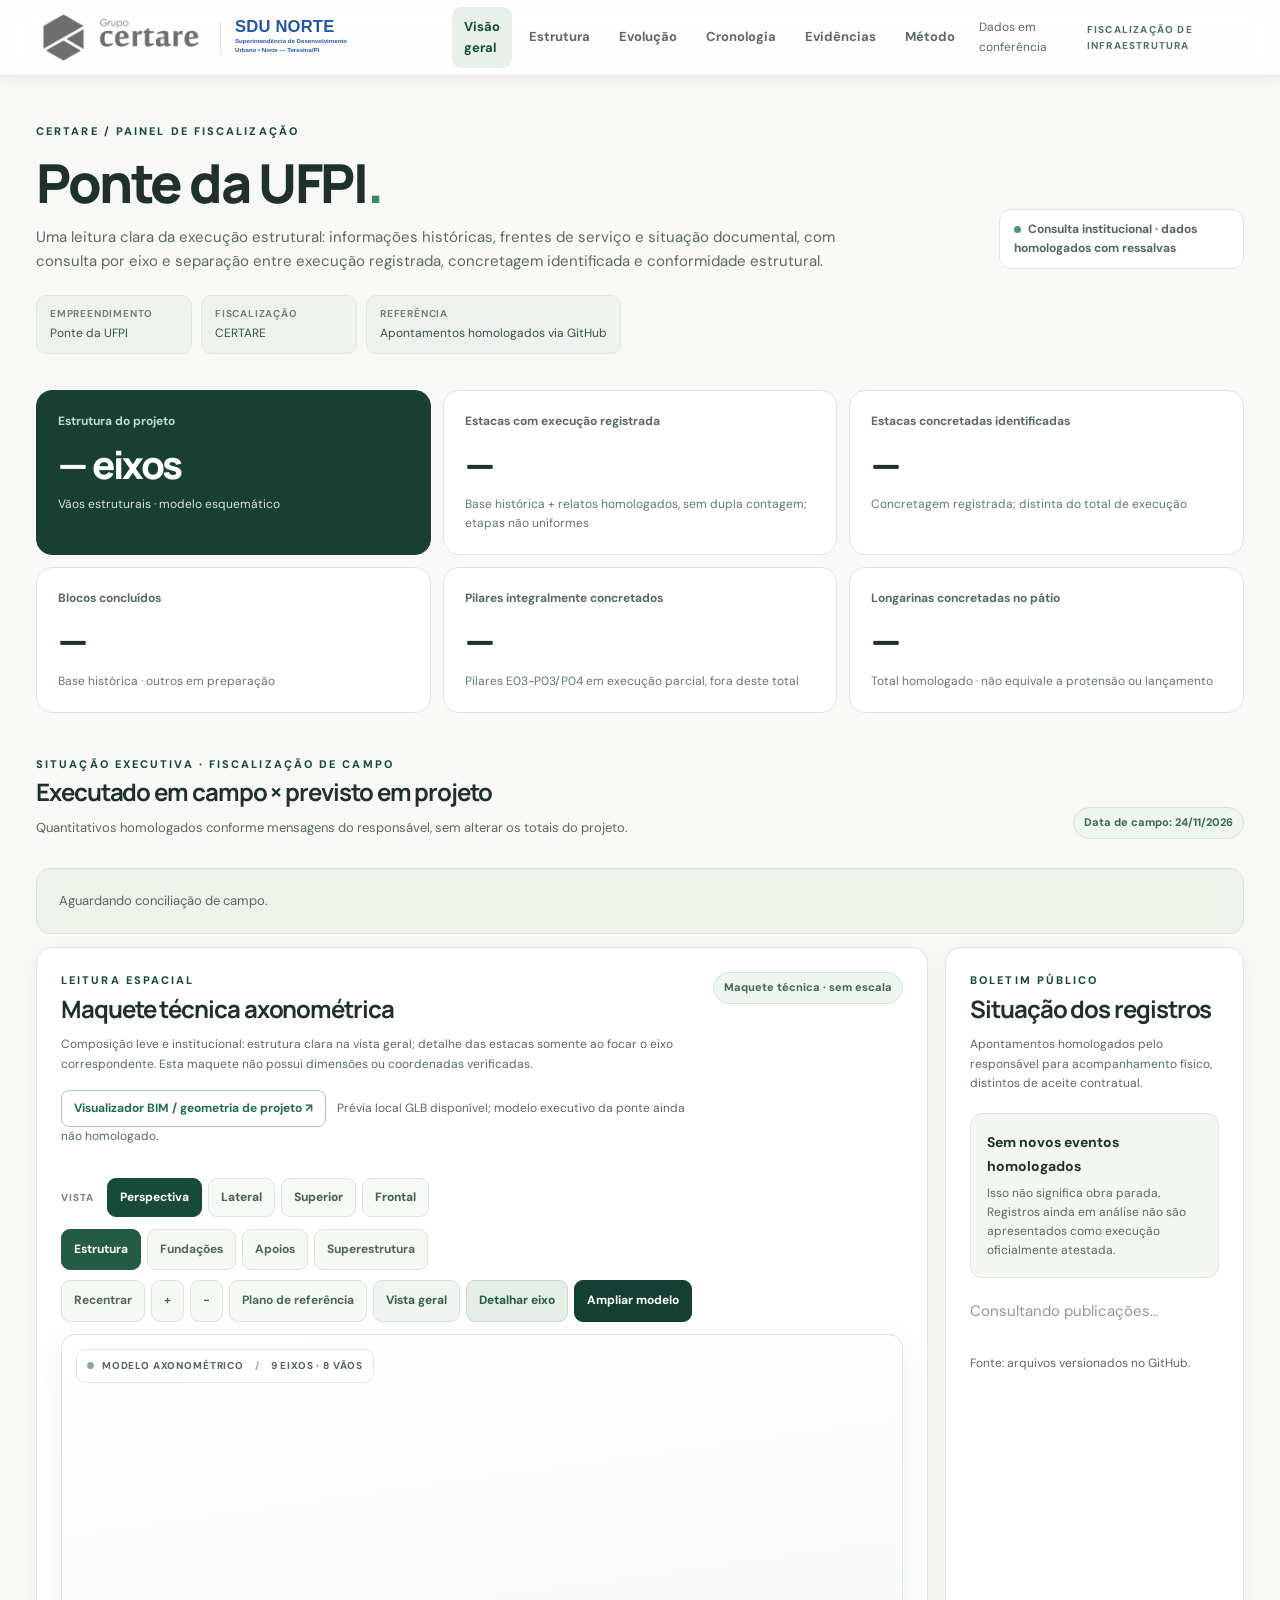
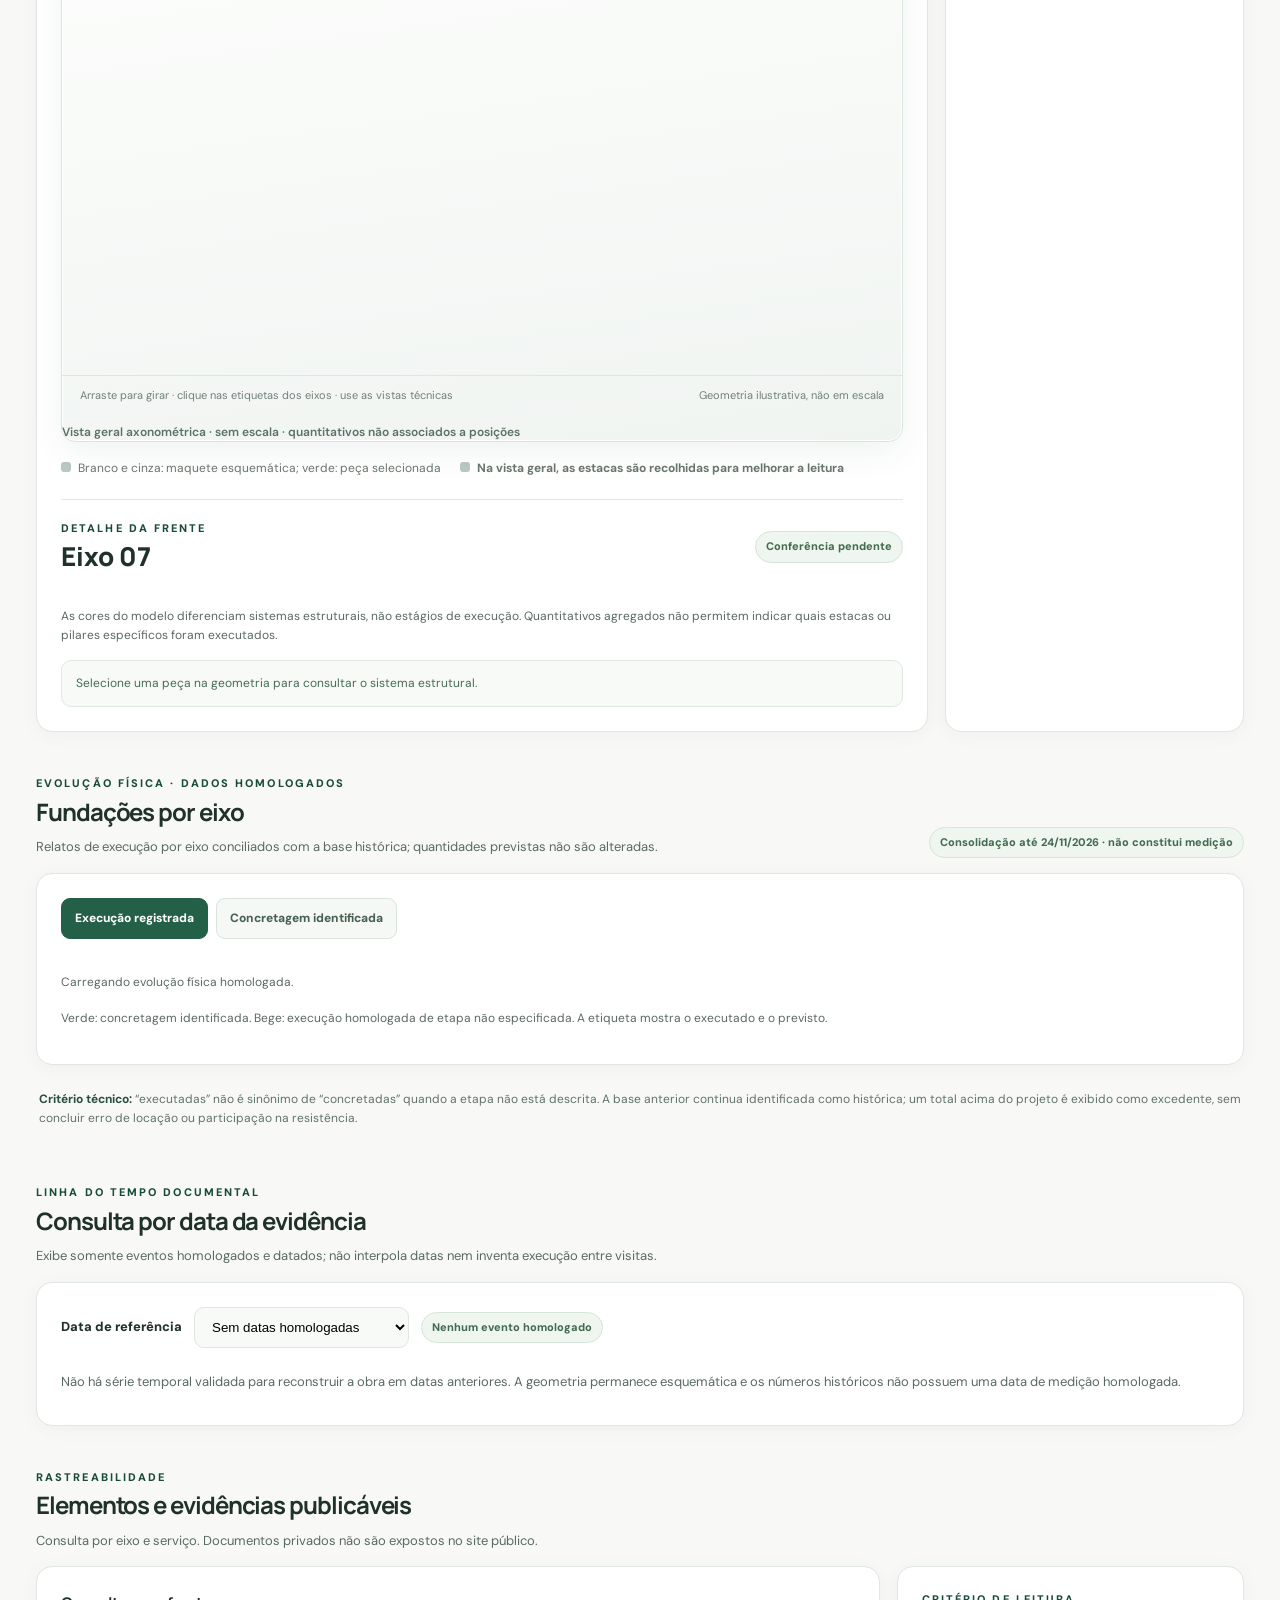
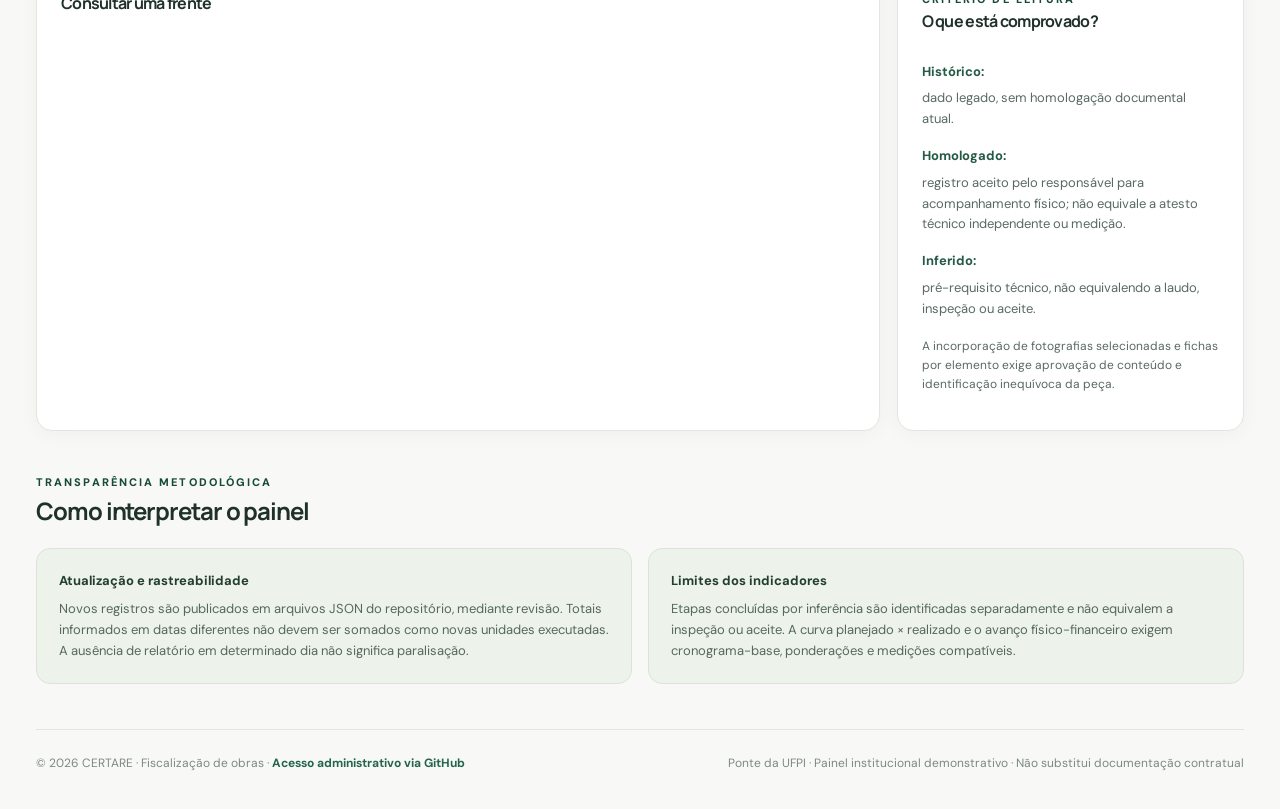
<file: painel-cliente.html>
<!doctype html>
<html lang="pt-BR"><head><meta charset="utf-8"><meta name="viewport" content="width=device-width, initial-scale=1">
<meta name="theme-color" content="#f5f5f1"><title>Ponte da UFPI | Painel de acompanhamento · CERTARE</title>
<style>
@import url('https://fonts.googleapis.com/css2?family=DM+Sans:wght@400;500;600;700&family=Manrope:wght@400;500;600;700;800&display=swap');
:root{--bg:#f5f5f1;--white:#fff;--ink:#152721;--muted:#6f7a73;--line:#dfe5de;--green:#236b52;--green-soft:#e7f1ea;--orange:#b47c38;--radius:18px;--shadow:0 10px 35px #253f3010}
*{box-sizing:border-box}html{scroll-behavior:smooth}body{margin:0;background:var(--bg);font:15px/1.55 'DM Sans',Arial,sans-serif;color:var(--ink)}button{font:inherit;cursor:pointer}a{color:inherit;text-decoration:none}a:focus-visible,button:focus-visible{outline:3px solid #6a9e83;outline-offset:3px}
.shell{width:min(1480px,calc(100% - 64px));margin:auto}.header{height:82px;border-bottom:1px solid var(--line);background:#ffffffda;backdrop-filter:blur(14px);position:sticky;top:0;z-index:10}.header-inner{height:100%;display:flex;align-items:center;justify-content:space-between;gap:20px}.brand{font:800 23px/1 'Manrope',sans-serif;letter-spacing:.1em}.brand small{display:block;font:500 10px/1.8 'DM Sans',sans-serif;letter-spacing:.12em;color:var(--muted);margin-top:4px}.nav{display:flex;gap:5px;align-items:center}.nav a{font-weight:700;color:#5c6a60;font-size:13px;padding:11px 16px;border-radius:9px}.nav a:hover,.nav a.active{background:var(--green-soft);color:var(--green)}.head-right{display:flex;gap:13px;align-items:center}.label-date{font-size:12px;color:var(--muted)}.circle{width:36px;height:36px;border-radius:50%;border:1px solid var(--line);display:grid;place-items:center;font-weight:800;color:var(--green)}
.hero{padding:54px 0 32px;display:flex;gap:24px;justify-content:space-between;align-items:end}.eyebrow{font-size:11px;text-transform:uppercase;letter-spacing:.19em;font-weight:800;color:var(--green)}h1,h2,h3,.big{font-family:'Manrope',sans-serif;letter-spacing:-.045em}h1{font-size:clamp(36px,4.2vw,64px);line-height:1.09;margin:13px 0 13px;font-weight:800}h2{font-size:24px;margin:0}h3{font-size:16px;margin:0}.desc{color:var(--muted);margin:0;max-width:680px}.hero-tag{border:1px solid var(--line);background:white;padding:12px 16px;border-radius:100px;white-space:nowrap;color:#52685a;font-size:12px;font-weight:700}.dot{display:inline-block;background:#4a9b76;width:7px;height:7px;border-radius:50%;margin-right:7px}
.stats{display:grid;grid-template-columns:repeat(4,minmax(0,1fr));gap:15px;margin:24px 0}.stat{background:var(--white);border:1px solid var(--line);border-radius:var(--radius);padding:25px;min-height:148px;box-shadow:var(--shadow)}.stat .over{color:var(--muted);font-size:12px;font-weight:700}.stat .value{font:800 clamp(27px,3vw,42px)/1.1 'Manrope',sans-serif;letter-spacing:-.05em;margin:15px 0 9px}.stat .meta{color:#78857b;font-size:12px}.stat.featured{background:#183f32;color:white;border-color:#183f32}.featured .over,.featured .meta{color:#c3d9cf}
.layout{display:grid;grid-template-columns:minmax(0,1.78fr) minmax(320px,.8fr);gap:17px;align-items:stretch;margin-top:18px}.card{background:#fff;border:1px solid var(--line);border-radius:var(--radius);box-shadow:var(--shadow);min-width:0}.card-pad{padding:25px}.card-header{display:flex;justify-content:space-between;align-items:flex-start;gap:12px}.subtle{font-size:12px;color:var(--muted);margin:7px 0 0}.badge{border:1px solid #d7e4d9;background:#eff5ef;color:#436a52;border-radius:100px;padding:6px 10px;font-size:11px;font-weight:800;white-space:nowrap}.bridge-figure{background:linear-gradient(170deg,#f2f6f1,#e6eeeb);border:1px solid #e1eae4;border-radius:14px;margin-top:24px;overflow:hidden;position:relative}.bridge-figure svg{display:block;width:100%;height:auto}.hint{display:flex;justify-content:space-between;gap:10px;padding:11px 18px;border-top:1px solid #dbe8dc;font-size:11px;color:#718179}.axis{cursor:pointer}.axis circle{transition:transform .15s;transform-box:fill-box;transform-origin:center}.axis:hover circle,.axis:focus circle{transform:scale(1.12)}.axis:focus{outline:none}.axis.selected circle{stroke:#173b2f;stroke-width:3}.axis text{pointer-events:none}
.legend{display:flex;flex-wrap:wrap;gap:19px;margin-top:17px;font-size:12px;color:#68786d}.legend span:before{content:'';display:inline-block;width:10px;height:10px;margin-right:7px;border-radius:3px;background:#91a89c}.legend .complete:before{background:#357b60}.legend .active:before{background:#d49a4b}
.split{border-top:1px solid var(--line);margin-top:22px;padding-top:20px}.axis-top{display:flex;justify-content:space-between;align-items:center;gap:10px}.axis-big{font:800 26px 'Manrope',sans-serif}.axis-rows{display:grid;gap:15px;margin-top:17px}.axis-row{display:flex;justify-content:space-between;gap:12px;font-size:13px;border-bottom:1px solid #eff1ed;padding-bottom:11px}.axis-row strong{font-weight:800}.small-note{font-size:11px;color:var(--muted);margin-top:16px}.section-title{display:flex;align-items:flex-end;justify-content:space-between;gap:16px;margin:34px 0 15px}.section-title p{margin:6px 0 0;color:var(--muted);font-size:13px}.progress-grid{display:grid;grid-template-columns:repeat(3,minmax(0,1fr));gap:15px}.progress-card{padding:24px}.progress-value{font:800 27px 'Manrope',sans-serif;letter-spacing:-.04em;margin-top:18px}.track{background:#e9efea;height:8px;border-radius:10px;overflow:hidden;margin:13px 0}.fill{display:block;background:#37795f;height:100%;border-radius:10px}.progress-note{color:#849188;font-size:11px}.updates{display:grid;gap:0;margin-top:6px}.update{padding:16px 0;display:grid;grid-template-columns:88px 1fr;gap:13px;border-bottom:1px solid #e8ede8}.update:last-child{border:0}.update time{font-weight:800;color:#657a6a;font-size:12px}.update p{margin:4px 0 0;color:#6d7970;font-size:12px}.update strong{font-size:13px}.chip{display:inline-block;font-size:10px;text-transform:uppercase;letter-spacing:.05em;font-weight:800;color:#926a35;background:#fff3e2;border-radius:5px;padding:3px 6px;margin-left:6px}
.info-grid{display:grid;grid-template-columns:1fr 1fr;gap:16px;margin:18px 0 45px}.muted-panel{background:#edf2eb;border:1px solid #dae4d9;border-radius:14px;padding:22px;color:#55695b;font-size:13px}.muted-panel b{color:#233e2f}.muted-panel p{margin:7px 0 0}.footer{padding:24px 0 35px;border-top:1px solid var(--line);display:flex;justify-content:space-between;color:#7c887e;font-size:12px;gap:15px}.error{color:#a34b38}.skeleton{color:#8e9a90}
@media(max-width:1100px){.layout{grid-template-columns:1fr}.stats{grid-template-columns:repeat(2,1fr)}.progress-grid{grid-template-columns:repeat(2,1fr)}}@media(max-width:710px){.shell{width:min(100% - 30px,1480px)}.header{height:auto;min-height:78px}.header-inner{flex-wrap:wrap;padding:14px 0}.nav{order:3;overflow-x:auto;width:100%}.nav a{white-space:nowrap;padding:8px 10px}.head-right{margin-left:auto}.label-date{display:none}.hero{padding:32px 0 15px;display:block}.hero-tag{display:inline-block;margin-top:17px}.stats{grid-template-columns:1fr 1fr;gap:9px}.stat{padding:16px;min-height:133px}.stat .value{font-size:27px}.card-pad{padding:17px}.progress-grid,.info-grid{grid-template-columns:1fr}.update{grid-template-columns:72px 1fr}.bridge-figure svg{min-height:230px}.footer{flex-direction:column}}
@media(prefers-reduced-motion:reduce){html{scroll-behavior:auto}*{transition:none!important}}
.model-actions{display:flex;justify-content:space-between;flex-wrap:wrap;gap:10px;margin-top:20px}.model-layers,.model-controls{display:flex;gap:6px;flex-wrap:wrap}.model-actions button{border:1px solid #dbe5dd;background:#f6f8f4;color:#4b6958;padding:8px 11px;border-radius:9px;font-size:12px;font-weight:700}.model-actions button[aria-pressed=true]{background:#245b45;color:#fff;border-color:#245b45}.model-actions button:hover{border-color:#347b60}.bridge-figure{margin-top:12px!important}.bridge-figure canvas{width:100%;height:clamp(380px,49vw,610px);display:block;touch-action:none;cursor:grab}.bridge-figure canvas:active{cursor:grabbing}@media(max-width:710px){.bridge-figure canvas{height:380px}} @media(max-width:710px){.layout,.progress-grid,.info-grid{grid-template-columns:minmax(0,1fr)}.nav{min-width:0;max-width:100%;flex-basis:100%}.header-inner>*{min-width:0}.card-header{min-width:0;flex-wrap:wrap}.card-header>div{min-width:0}.model-actions,.model-layers,.model-controls{min-width:0;max-width:100%}.hint{flex-wrap:wrap}.footer{overflow-wrap:anywhere}} @media(max-width:710px){.section-title{flex-direction:column;align-items:flex-start;flex-wrap:wrap}.section-title>div{min-width:0;max-width:100%}.badge{white-space:normal;max-width:100%;overflow-wrap:anywhere}} /* CERTARE painel executivo V2 */
.section-v2{scroll-margin-top:108px}.layout{grid-template-columns:minmax(0,1.85fr) minmax(280px,.58fr)}.stats{margin-bottom:24px}.card{box-shadow:0 8px 30px #253f300b}.bridge-figure canvas{height:clamp(450px,49vw,690px)}.legend{line-height:1.5}.legend span:before{background:#a8bbb1}.legend-pill{font-weight:700}.notice{padding:16px;background:#f4f6f1;border-radius:12px;border:1px solid var(--line);margin:22px 0 4px}.notice strong{font-size:14px}.notice p{font-size:12px;color:var(--muted);margin:6px 0 0}.element-inspector{margin-top:15px;padding:13px 14px;border:1px solid #e0e9e1;background:#f7faf6;border-radius:10px;font-size:12px;color:#496b57}.axis-progress{display:grid;gap:11px}.axis-progress button{display:grid;grid-template-columns:55px minmax(0,1fr) 85px;align-items:center;gap:14px;border:1px solid transparent;border-radius:10px;background:transparent;padding:9px 10px;text-align:left;color:var(--ink)}.axis-progress button:hover,.axis-progress button[aria-pressed=true]{background:#f0f6f0;border-color:#bfdac9}.axis-progress-label{font-size:12px;font-weight:800}.axis-progress-track{height:12px;border-radius:12px;background:#e9eeea;overflow:hidden}.axis-progress-fill{display:block;height:100%;background:#43876d;border-radius:12px}.axis-progress-count{text-align:right;font-size:12px;font-weight:700;font-variant-numeric:tabular-nums}.summary-row{display:grid;grid-template-columns:repeat(3,minmax(0,1fr));gap:16px;margin-top:16px}.summary-tile{background:#eaf0e9;border:1px solid #dbe6d9;border-radius:14px;padding:19px;display:flex;flex-direction:column;gap:5px}.summary-tile span{font-size:12px;color:#547461}.summary-tile strong{font:800 27px Manrope,Arial}.summary-tile small{color:#687b6d}.timeline-bar{display:flex;flex-wrap:wrap;gap:12px;align-items:center}.timeline-bar label{font-size:13px;font-weight:800}.timeline-bar select{padding:11px 13px;border-radius:10px;border:1px solid var(--line);background:#f8faf7;min-width:215px;max-width:100%}.timeline-empty{padding:24px 0 8px;color:var(--muted);font-size:13px}.timeline-event{padding:13px 0;border-top:1px solid var(--line);display:flex;gap:14px;align-items:baseline;font-size:13px}.timeline-event time{color:#647b6d;font-weight:800;white-space:nowrap}.evidence-layout{display:grid;grid-template-columns:minmax(0,1.7fr) minmax(240px,.7fr);gap:17px}.axis-chooser{display:flex;gap:8px;flex-wrap:wrap;margin:17px 0}.axis-chooser button{padding:9px 13px;background:#f4f6f1;border:1px solid var(--line);border-radius:10px;font-weight:800;font-size:12px}.axis-chooser button[aria-pressed=true]{background:#276f52;border-color:#276f52;color:white}.evidence-rows{display:grid;gap:8px}.evidence-item{display:flex;justify-content:space-between;gap:16px;padding:12px;border:1px solid var(--line);border-radius:10px;font-size:12px}.evidence-item strong{font-variant-numeric:tabular-nums}.assurance{display:grid;gap:6px;font-size:13px;color:var(--muted);margin:17px 0}.assurance b{color:#255a45;margin-top:10px}#evolucao,#linha-tempo,#evidencias,#metodologia{scroll-margin-top:115px}.footer a{font-weight:700;color:#24654c}@media(max-width:1100px){.evidence-layout{grid-template-columns:1fr}.layout{grid-template-columns:1fr}}@media(max-width:710px){.bridge-figure canvas{height:400px}.summary-row{grid-template-columns:1fr}.axis-progress button{grid-template-columns:38px minmax(0,1fr) 65px;gap:8px}.axis-progress-count{font-size:11px}.timeline-bar{align-items:flex-start;flex-direction:column}.evidence-layout{grid-template-columns:1fr}}

/* V3 — redução de redundância, hierarquia editorial e usabilidade técnica */
:root{--bg:#f8f9f7;--ink:#20312b;--line:#e0e6e1;--muted:#596a61;--green:#174b38;--radius:16px}
body{font-size:15px;line-height:1.6}
.shell{width:min(1440px,calc(100% - 72px))}
.header{height:76px;box-shadow:0 3px 16px #132e2110}
.brand{font-size:21px}
.header-context{font-size:10px;letter-spacing:.12em;color:#567263;font-weight:800}
.header-inner{gap:12px}
.nav a{padding:10px 12px}
.hero{padding:47px 0 22px;align-items:center}
.hero .desc{font-size:15px;max-width:810px}
.hero-metadata{display:flex;gap:9px;flex-wrap:wrap;margin-top:22px}
.hero-metadata span{display:inline-flex;flex-direction:column;background:#eef2ee;border:1px solid #e1e8e0;border-radius:10px;padding:10px 13px;color:#355448;font-size:12px;min-width:156px}
.hero-metadata b{font-size:10px;text-transform:uppercase;letter-spacing:.08em;color:#718279;margin-bottom:2px}
.hero-tag{border-radius:12px;padding:10px 14px;white-space:normal;max-width:245px;text-align:left}
.stats{margin:14px 0 19px;gap:12px}
.stat{padding:21px;min-height:136px;box-shadow:none}
.stat .value{margin:12px 0 9px}
.stat .meta{color:#63786d;font-size:12px}
.stat.featured .meta{color:#d3e5db}
.layout{margin-top:13px;grid-template-columns:minmax(0,2fr) minmax(275px,.67fr)}
.card{box-shadow:0 3px 20px #0b24190a}
.card-pad{padding:24px}
.section-title{margin-top:43px}
.section-title p{font-size:13px}
.small-note{font-size:12px;line-height:1.6}
.axis-row{font-size:13px}
.model-viewbar{display:flex;align-items:center;gap:6px;flex-wrap:wrap;margin-top:20px}
.toolbar-caption{font-size:10px;letter-spacing:.1em;font-weight:800;color:#718477;margin-right:7px}
.model-viewbar button{border:1px solid #dbe5dd;background:#f7f9f7;color:#436052;padding:9px 12px;border-radius:9px;font-size:12px;font-weight:750}
.model-viewbar button[aria-pressed=true]{background:#174b38;color:#fff;border-color:#174b38}
.model-actions{margin-top:12px}
.model-actions button{padding:10px 12px}
.model-actions button:focus-visible,.model-viewbar button:focus-visible{outline:3px solid #83ad8b;outline-offset:2px}
.bridge-figure{background:linear-gradient(155deg,#f5f8f5,#e9f0ed)}
.bridge-figure canvas{height:clamp(480px,50vw,700px)}
.legend{font-size:12px}
.notice{margin-top:20px}
.notice[hidden]{display:none}
.evolution-footnote{margin-top:12px;font-size:12px;color:#607368;padding:13px 3px}
.evolution-footnote strong{color:#294f3f}
.evidence-item{font-size:13px}
.timeline-empty{font-size:13px}
:where(button,a,select):focus-visible{outline:3px solid #79a893;outline-offset:3px}
@media(max-width:1100px){.layout{grid-template-columns:1fr}.hero{align-items:flex-start}.hero-tag{max-width:220px}}
@media(max-width:710px){.shell{width:calc(100% - 30px)}.hero{padding-top:27px}.hero-metadata{gap:7px}.hero-metadata span{min-width:calc(50% - 4px);flex:1}.hero-tag{max-width:none;margin-top:16px}.stats{gap:8px}.stat{padding:15px;min-height:127px}.stat .value{font-size:25px}.bridge-figure canvas{height:400px}.model-viewbar button{padding:10px}.card-pad{padding:16px}.header-context{display:none}}
/* CERTARE V4 — apresentação técnica do modelo */
.model-scene-info{position:absolute;top:14px;left:14px;z-index:2;pointer-events:none;padding:8px 10px;border-radius:9px;border:1px solid #D7E6DC;background:#F8FCF7DC;backdrop-filter:blur(8px);font-size:10px;font-weight:800;letter-spacing:.09em;color:#436957}
.scene-dot{display:inline-block;width:7px;height:7px;border-radius:50%;background:#43856D;margin-right:5px}
.scene-separator{margin:0 8px;color:#91AFA0}
.bridge-figure{border:1px solid #D2DFD5;background:#EFF6F1;box-shadow:inset 0 0 0 1px #F5FAF6}
.bridge-figure canvas{min-height:500px;image-rendering:auto;cursor:grab}
.model-actions button,.model-viewbar button{min-height:39px}
.model-actions #modelPresentation{background:#153F33;color:#fff;border-color:#153F33}
.model-actions #modelPresentation:hover{background:#235947}
.model-actions #modelFocusAxis{background:#EAF3ED;color:#286449;border-color:#CDE2D5}
.model-presentation{position:fixed!important;inset:12px;z-index:110;overflow:auto;overscroll-behavior:contain;border:1px solid #C9D9CE;box-shadow:0 0 0 100vmax #0A2219C2,0 20px 85px #071A14A0!important;padding:22px!important}
.model-presentation .bridge-figure canvas{height:min(67vh,830px)!important;min-height:420px}
.model-presentation .model-scene-info{top:16px}
.presentation-open{overflow:hidden}
@media(max-width:710px){.bridge-figure canvas{height:430px;min-height:430px}.model-scene-info{font-size:9px;top:10px;left:10px}.model-presentation{inset:4px;padding:13px!important}.model-presentation .bridge-figure canvas{height:48vh!important;min-height:270px}.model-actions button,.model-viewbar button{min-height:40px}}

/* Modelagem WebGL institucional — marcadores e tratamento de profundidade */
.bridge-figure{background:radial-gradient(ellipse at 47% 24%,#fff 0%,#F1F6F3 43%,#E2ECE6 100%);isolation:isolate}
.bridge-figure canvas#bridge4d{display:block;position:relative;z-index:1;background:transparent;min-height:490px;outline-offset:-3px;touch-action:none}
.model-markers{position:absolute;inset:0;bottom:33px;z-index:3;pointer-events:none;overflow:hidden}
.axis-marker{position:absolute;transform:translate(-50%,-50%);pointer-events:auto;border:1px solid #BDD2C6;background:#FFFFFFE8;color:#2E5F4D;border-radius:7px;padding:4px 7px;box-shadow:0 3px 8px #173D321F;font:800 10px/1 'DM Sans',Arial,sans-serif;min-width:32px;height:23px;letter-spacing:.04em;cursor:pointer}
.axis-marker.is-active,.axis-marker:hover{background:#1C664B;border-color:#1C664B;color:#fff;box-shadow:0 4px 12px #15432D35}
.axis-marker:focus-visible{outline:3px solid #D4A451;outline-offset:2px}
.model-render-status{color:#668070;font-size:11px;margin:8px 0 0;line-height:1.5}
.model-scene-info{background:#FFFFFFDA;z-index:4}
.model-presentation .bridge-figure canvas#bridge4d{height:min(67vh,830px)!important;min-height:400px}
@media(max-width:710px){.bridge-figure canvas#bridge4d{height:390px;min-height:390px}.axis-marker{font-size:9px;min-width:30px}.model-presentation .bridge-figure canvas#bridge4d{height:47vh!important;min-height:260px}}

/* CERTARE V6 — direção de arte: maquete de engenharia axonométrica */
.bridge-figure{background:linear-gradient(172deg,#FFFFFF 0%,#F8FAF8 53%,#F0F4F1 100%);border:1px solid #DAE4DE;box-shadow:inset 0 0 0 1px #fff,0 10px 34px #153F3210}
.bridge-figure canvas#bridge4d{min-height:480px}
.model-scene-info{color:#51685C;background:#FFFFFFE9;border-color:#E0E8E1;letter-spacing:.085em}
.scene-dot{background:#8EA99C}
.model-actions #modelOverview{background:#F1F5F1;border-color:#D6E3DA;color:#365F4B}
.model-actions #modelOverview:hover{background:#E5EEE7}
.model-actions #modelFocusAxis{background:#E5EEE7;border-color:#C9DCCC;color:#205F45}
.axis-marker{background:#FFFFFFF5;border-color:#D5E0D8;color:#50685A;box-shadow:0 2px 7px #193C2C12}
.axis-marker.is-active{background:#236D4F;color:#fff}
.model-render-status{font-size:12px;font-weight:600;color:#597264}
.legend span:before{background:#B9C9C2}
@media(max-width:710px){.bridge-figure canvas#bridge4d{min-height:385px}}

/* Revisão da evolução física — série executada e concretagem separadas */
.stats{grid-template-columns:repeat(3,minmax(0,1fr))}
.progress-toolbar{display:flex;flex-wrap:wrap;gap:8px;margin-bottom:18px}
.progress-toolbar button{border:1px solid #d8e4dc;background:#f6f8f5;color:#466153;border-radius:9px;padding:10px 13px;font-size:12px;font-weight:800}
.progress-toolbar button[aria-pressed=true]{background:#245f48;color:#fff;border-color:#245f48}
.axis-progress button{grid-template-columns:54px minmax(0,1fr) 120px;gap:12px}
.axis-progress button[data-source=campo_homologado]{background:#f5f9f5;border-color:#e2ece3}
.axis-progress button[data-excess=true] .axis-progress-count{color:#98652f;font-weight:800}
.axis-progress-middle{display:grid;gap:4px;min-width:0}
.axis-progress-track{position:relative;height:13px;overflow:hidden}
.axis-progress-fill{position:absolute;inset:0 auto 0 0;width:0;background:#d5b07a;border-radius:12px}
.axis-progress-concrete{position:absolute;inset:0 auto 0 0;width:0;background:#43876d;border-radius:12px}
.axis-progress-origin{font-size:10px;color:#697b70;line-height:1.3}
.axis-progress-count{white-space:normal}
.axis-progress-count small{font-size:10px;font-weight:700;color:#9a6a30;display:block}
.axis-marker[data-progress]::after{content:attr(data-progress);position:absolute;top:22px;left:50%;transform:translateX(-50%);font:700 9px/1.15 'DM Sans',Arial,sans-serif;border:1px solid #d7e3d8;background:#fff;color:#295c45;padding:2px 4px;border-radius:4px;white-space:nowrap;box-shadow:0 2px 5px #173d3212}
.axis-marker.is-active[data-progress]::after{border-color:#236d4f}
@media(max-width:1100px){.stats{grid-template-columns:repeat(2,minmax(0,1fr))}}
@media(max-width:710px){.stats{grid-template-columns:repeat(2,minmax(0,1fr))}.axis-progress button{grid-template-columns:38px minmax(0,1fr) 76px;gap:7px}.axis-progress-origin{font-size:9px}.axis-progress-count{font-size:10px}.progress-toolbar button{font-size:11px;padding:8px}}

/* Marcas institucionais: agrupadas no canto superior esquerdo, dentro do cabeçalho existente. */
.brand-logos{display:flex;align-items:center;justify-content:flex-start;gap:14px;flex:0 0 auto;min-width:0}
.brand-logos img{display:block;object-fit:contain;height:auto;flex-shrink:0}
.brand-certare{width:170px;max-height:49px}
.brand-sdu{width:205px;max-height:46px}
.brand-separator{width:1px;height:32px;background:var(--line);flex-shrink:0}
@media(max-width:1270px){
 .header-context{display:none}
 .nav a{padding:9px 9px}
 .brand-logos{gap:11px}
 .brand-certare{width:150px}
 .brand-sdu{width:177px}
}
@media(max-width:1100px){
 .header{height:auto;min-height:76px}
 .header-inner{flex-wrap:wrap;padding:10px 0}
 .header .nav{order:3;flex-basis:100%;min-width:0;max-width:100%;overflow-x:auto}
 .header .head-right{margin-left:auto}
}
@media(max-width:710px){
 .brand-logos{gap:9px}
 .brand-certare{width:136px;max-height:40px}
 .brand-sdu{width:145px;max-height:36px}
 .brand-separator{height:28px}
 .header-inner{padding:10px 0 8px}
}
@media(max-width:360px){
 .brand-certare{width:120px}
 .brand-sdu{width:127px}
 .brand-logos{gap:7px}
}
</style></head><body>
<header class="header"><div class="shell header-inner"><div class="brand-logos" aria-label="Instituições do empreendimento">
  <img class="brand-certare" src="assets/logo-grupo-certare-oficial.svg" width="720" height="200" alt="Grupo CERTARE — Engenharia e Consultoria" decoding="async">
  <span class="brand-separator" aria-hidden="true"></span>
  <img class="brand-sdu" src="assets/sdu-norte-identificacao.svg" width="420" height="92" alt="SDU Norte — Superintendência de Desenvolvimento Urbano de Teresina" decoding="async">
</div><nav class="nav" aria-label="Navegação"><a class="active" href="#visao">Visão geral</a><a href="#estrutura">Estrutura</a><a href="#evolucao">Evolução</a><a href="#linha-tempo">Cronologia</a><a href="#evidencias">Evidências</a><a href="#metodologia">Método</a></nav><div class="head-right"><span class="label-date" id="headerDate">Dados em conferência</span><span class="header-context">FISCALIZAÇÃO DE INFRAESTRUTURA</span></div></div></header>
<main class="shell" id="visao"><div class="hero"><div><div class="eyebrow">CERTARE / PAINEL DE FISCALIZAÇÃO</div><h1>Ponte da UFPI<span style="color:#428566">.</span></h1><p class="desc">Uma leitura clara da execução estrutural: informações históricas, frentes de serviço e situação documental, com consulta por eixo e separação entre execução registrada, concretagem identificada e conformidade estrutural.</p><div class="hero-metadata"><span><b>Empreendimento</b> Ponte da UFPI</span><span><b>Fiscalização</b> CERTARE</span><span><b>Referência</b> Apontamentos homologados via GitHub</span></div></div><div class="hero-tag"><span class="dot"></span>Consulta institucional · dados homologados com ressalvas</div></div>
<div class="stats" aria-label="Indicadores de evolução física">
  <div class="stat featured"><div class="over">Estrutura do projeto</div><div class="value" id="kpiEixos">— eixos</div><div class="meta" id="metaVaos">Vãos estruturais · modelo esquemático</div></div>
  <div class="stat"><div class="over">Estacas com execução registrada</div><div class="value" id="kpiEstacas">—</div><div class="meta">Base histórica + relatos homologados, sem dupla contagem; etapas não uniformes</div></div>
  <div class="stat"><div class="over">Estacas concretadas identificadas</div><div class="value" id="kpiConcretadas">—</div><div class="meta">Concretagem registrada; distinta do total de execução</div></div>
  <div class="stat"><div class="over">Blocos concluídos</div><div class="value" id="kpiBlocos">—</div><div class="meta">Base histórica · outros em preparação</div></div>
  <div class="stat"><div class="over">Pilares integralmente concretados</div><div class="value" id="kpiPilares">—</div><div class="meta">Pilares E03-P03/P04 em execução parcial, fora deste total</div></div>
  <div class="stat"><div class="over">Longarinas concretadas no pátio</div><div class="value" id="kpiLongarinas">—</div><div class="meta">Total homologado · não equivale a protensão ou lançamento</div></div>
</div>
<section id="campo-executado" class="section-v2">
<div class="section-title"><div><div class="eyebrow">Situação executiva · fiscalização de campo</div>
<h2>Executado em campo × previsto em projeto</h2>
<p>Quantitativos homologados conforme mensagens do responsável, sem alterar os totais do projeto.</p></div>
<span class="badge" id="fieldDate">Data de campo: 24/11/2026</span></div>
<div id="fieldProgress" class="progress-grid" aria-label="Quantitativos executados no campo e previstos em projeto"></div>
<div id="fieldCaveat" class="muted-panel" style="margin-top:14px">Aguardando conciliação de campo.</div>
</section>
<div class="layout" id="estrutura">
<section class="card card-pad"><div class="card-header"><div><div class="eyebrow">Leitura espacial</div><h2>Maquete técnica axonométrica</h2><p class="subtle">Composição leve e institucional: estrutura clara na vista geral; detalhe das estacas somente ao focar o eixo correspondente. Esta maquete não possui dimensões ou coordenadas verificadas.</p><p class="small-note"><a href="bim/" id="openBimPortal" style="display:inline-block;padding:8px 12px;border:1px solid #aac9b8;border-radius:8px;color:#236b52;font-weight:700">Visualizador BIM / geometria de projeto ↗</a> <span style="margin-left:8px">Prévia local GLB disponível; modelo executivo da ponte ainda não homologado.</span></p></div><span class="badge">Maquete técnica · sem escala</span></div>
<div class="model-viewbar" aria-label="Orientações do modelo"><span class="toolbar-caption">VISTA</span><button type="button" data-model-view="perspectiva" aria-pressed="true">Perspectiva</button><button type="button" data-model-view="lateral" aria-pressed="false">Lateral</button><button type="button" data-model-view="superior" aria-pressed="false">Superior</button><button type="button" data-model-view="frontal" aria-pressed="false">Frontal</button></div><div class="model-actions" aria-label="Controles do modelo"><div class="model-layers"><button data-model-layer="todos" aria-pressed="true">Estrutura</button><button data-model-layer="fundacoes" aria-pressed="false">Fundações</button><button data-model-layer="meso" aria-pressed="false">Apoios</button><button data-model-layer="super" aria-pressed="false">Superestrutura</button></div><div class="model-controls"><button id="modelReset" title="Recentrar">Recentrar</button><button id="modelZoomIn" title="Aproximar">+</button><button id="modelZoomOut" title="Afastar">−</button><button id="modelGround" title="Alternar plano esquemático de referência">Plano de referência</button><button id="modelOverview" title="Retornar à vista geral simplificada">Vista geral</button><button id="modelFocusAxis" title="Exibir e aproximar as estacas esquemáticas do eixo">Detalhar eixo</button><button id="modelPresentation" aria-pressed="false" title="Expandir a visualização">Ampliar modelo</button></div></div><div class="bridge-figure"><div class="model-scene-info"><span class="scene-dot"></span> MODELO AXONOMÉTRICO <span class="scene-separator">/</span> 9 EIXOS · 8 VÃOS</div><div id="modelMarkers" class="model-markers" aria-label="Eixos do modelo"></div><canvas id="bridge4d" aria-label="Modelo estrutural esquemático navegável. Use as setas do teclado para orientar, mais e menos para zoom, Home para restaurar, ou selecione um eixo pelos botões abaixo." tabindex="0"></canvas><div class="hint"><span>Arraste para girar · clique nas etiquetas dos eixos · use as vistas técnicas</span><span>Geometria ilustrativa, não em escala</span></div><p id="modelRenderStatus" class="model-render-status" role="status">Vista geral axonométrica · sem escala · quantitativos não associados a posições</p></div><div class="legend"><span>Branco e cinza: maquete esquemática; verde: peça selecionada</span><span class="legend-pill">Na vista geral, as estacas são recolhidas para melhorar a leitura</span></div>
<div class="split"><div class="axis-top"><div><div class="eyebrow">Detalhe da frente</div><div class="axis-big" id="axisTitle">Eixo 07</div></div><span class="badge" id="axisStatus">Conferência pendente</span></div><div class="axis-rows" id="axisRows"></div><p class="small-note">As cores do modelo diferenciam sistemas estruturais, não estágios de execução. Quantitativos agregados não permitem indicar quais estacas ou pilares específicos foram executados.</p><div id="elementInspector" class="element-inspector" role="status" aria-live="polite">Selecione uma peça na geometria para consultar o sistema estrutural.</div></div></section>
<aside class="card card-pad"><div class="card-header"><div><div class="eyebrow">Boletim público</div><h2>Situação dos registros</h2><p class="subtle">Apontamentos homologados pelo responsável para acompanhamento físico, distintos de aceite contratual.</p></div></div><div class="notice" id="noticePending"><strong>Sem novos eventos homologados</strong><p>Isso não significa obra parada. Registros ainda em análise não são apresentados como execução oficialmente atestada.</p></div><div class="updates" id="updates" aria-live="polite"><p class="skeleton">Consultando publicações…</p></div><p class="small-note" id="dataStatus" role="status">Fonte: arquivos versionados no GitHub.</p></aside>
</div>
<section id="evolucao" class="section-v2"><div class="section-title"><div><div class="eyebrow">Evolução física · dados homologados</div><h2>Fundações por eixo</h2><p>Relatos de execução por eixo conciliados com a base histórica; quantidades previstas não são alteradas.</p></div><span class="badge" id="progressDate">Consolidação até 24/11/2026 · não constitui medição</span></div>
<div class="card card-pad">
  <div class="progress-toolbar" role="group" aria-label="Visualizar a evolução das fundações">
    <button type="button" data-progress-mode="execucao" aria-pressed="true">Execução registrada</button>
    <button type="button" data-progress-mode="concretagem" aria-pressed="false">Concretagem identificada</button>
  </div>
  <div id="axisProgress" class="axis-progress" aria-label="Execução física por eixo, com comparação ao projeto"></div>
  <p class="small-note" id="progressContext" aria-live="polite">Carregando evolução física homologada.</p>
  <p class="small-note" id="progressLegend">Verde: concretagem identificada. Bege: execução homologada de etapa não especificada. A etiqueta mostra o executado e o previsto.</p>
</div>
<div class="evolution-footnote"><strong>Critério técnico:</strong> “executadas” não é sinônimo de “concretadas” quando a etapa não está descrita. A base anterior continua identificada como histórica; um total acima do projeto é exibido como excedente, sem concluir erro de locação ou participação na resistência.</div></section>
<section id="linha-tempo" class="section-v2"><div class="section-title"><div><div class="eyebrow">Linha do tempo documental</div><h2>Consulta por data da evidência</h2><p>Exibe somente eventos homologados e datados; não interpola datas nem inventa execução entre visitas.</p></div></div><div class="card card-pad"><div class="timeline-bar"><label for="timelineSelect">Data de referência</label><select id="timelineSelect" aria-label="Selecionar data de referência"><option value="">Sem datas homologadas</option></select><span id="timelineCount" class="badge">Nenhum evento homologado</span></div><div id="timelineContent" class="timeline-empty">Não há série temporal validada para reconstruir a obra em datas anteriores. A geometria permanece esquemática e os números históricos não possuem uma data de medição homologada.</div></div></section>
<section id="evidencias" class="section-v2"><div class="section-title"><div><div class="eyebrow">Rastreabilidade</div><h2>Elementos e evidências publicáveis</h2><p>Consulta por eixo e serviço. Documentos privados não são expostos no site público.</p></div></div><div class="evidence-layout"><div class="card card-pad"><h3>Consultar uma frente</h3><div id="axisChooser" class="axis-chooser" role="group" aria-label="Selecionar eixo"></div><div id="evidenceRows" class="evidence-rows" aria-live="polite"></div></div><aside class="card card-pad"><div class="eyebrow">Critério de leitura</div><h3>O que está comprovado?</h3><div class="assurance"><b>Histórico:</b> dado legado, sem homologação documental atual.<b>Homologado:</b> registro aceito pelo responsável para acompanhamento físico; não equivale a atesto técnico independente ou medição.<b>Inferido:</b> pré-requisito técnico, não equivalendo a laudo, inspeção ou aceite.</div><p class="small-note">A incorporação de fotografias selecionadas e fichas por elemento exige aprovação de conteúdo e identificação inequívoca da peça.</p></aside></div></section>
<section id="metodologia"><div class="section-title"><div><div class="eyebrow">Transparência metodológica</div><h2>Como interpretar o painel</h2></div></div><div class="info-grid"><div class="muted-panel"><b>Atualização e rastreabilidade</b><p>Novos registros são publicados em arquivos JSON do repositório, mediante revisão. Totais informados em datas diferentes não devem ser somados como novas unidades executadas. A ausência de relatório em determinado dia não significa paralisação.</p></div><div class="muted-panel"><b>Limites dos indicadores</b><p>Etapas concluídas por inferência são identificadas separadamente e não equivalem a inspeção ou aceite. A curva planejado × realizado e o avanço físico-financeiro exigem cronograma-base, ponderações e medições compatíveis.</p></div></div></section></main>
<footer class="shell footer"><span>© 2026 CERTARE · Fiscalização de obras · <a href="https://github.com/jonasxemerson/RDO_PONTEUFPI/edit/main/data/manifest.json" rel="noopener noreferrer" target="_blank" title="Acesso de edição controlado pela autenticação e permissões do GitHub">Acesso administrativo via GitHub</a></span><span>Ponte da UFPI · Painel institucional demonstrativo · Não substitui documentação contratual</span></footer>
<!-- CERTARE_CONFIG -->
<script src="scripts/modelo-4d-publico.js"></script>
<script>
'use strict';
const CONFIG=JSON.parse(document.getElementById('certare-config').textContent);
const AX=CONFIG.estacas.previstas_por_eixo,HIST=CONFIG.estacas.historicas_por_eixo;
const $=s=>document.querySelector(s), safe=v=>String(v??'').replace(/[&<>"']/g,c=>({'&':'&amp;','<':'&lt;','>':'&gt;','"':'&quot;',"'":'&#39;'}[c]));
let events=[];let selected=7;
function drawBridge(){window.Certare4D?.setSelection(selected)}
function selectAxis(i){
 selected=i;drawBridge();
 $('#axisTitle').textContent='Eixo '+String(i).padStart(2,'0');
 const code='E'+String(i).padStart(2,'0'),specific=events.filter(e=>e.target===code);
 const axis=CONFIG.consolidacao?.evolucao_fisica?.estacas_por_eixo?.[i-1]||null;
 const byDate=(a,b)=>String(a.date+' '+(a.time||'')).localeCompare(String(b.date+' '+(b.time||'')));
 const recent=(metric)=>specific.filter(e=>e.state==='snapshot'&&e.metric===metric).sort(byDate).at(-1);
 const concrete=recent('estacas_concretadas'),undefinedStep=recent('estacas_feitas_etapa_indefinida');
 const sleeves=recent('camisas_sem_concretagem');
 const ordinal=specific.filter(e=>e.quantity_kind==='ordinal_em_execucao').sort(byDate).at(-1);
 const ordinalValid=ordinal&&(!axis?.data_execucao_campo||ordinal.date>=axis.data_execucao_campo);
 const ordinalText=ordinal?(ordinal.quantity+'ª · '+ordinal.activity+(ordinalValid?'':' (registro anterior, não é estágio atual)')):'Não informado';
 const field=axis?.origem_execucao==='campo_homologado';
 const prov=field?'Campo homologado em '+axis.data_execucao_campo:'Base histórica sem data individual determinada';
 let rows=[['Estacas previstas em projeto',axis?.previstas_projeto??AX[i-1]],
   ['Execução registrada · acumulado',axis?.executadas_registradas??HIST[i-1]],
   ['Concretagem identificada · acumulado',axis?.concretadas_identificadas??HIST[i-1]],
   ['Fonte do acumulado',prov],
   ['Concretadas · relato da mesma etapa',concrete?concrete.quantity+' (já conciliadas)':'Sem novo snapshot explícito'],
   ['Relato anterior · etapa não definida',undefinedStep?undefinedStep.quantity:'Não informado'],
   ['Somente camisas sem concretagem',sleeves?sleeves.quantity:'Não informado'],
   ['Etapa ordinal informada',ordinalText],
   ['Registros homologados nesta frente',specific.length]];
 if(axis?.excedente_executado>0)rows.splice(3,0,['Excedente de execução sobre projeto','+'+axis.excedente_executado+' · locação/resistência não determinadas']);
 if(i===3&&CONFIG.consolidacao?.evolucao_fisica?.pilares_E03_concretagem_parcial)
   rows.push(['Pilares E03-P03 e E03-P04','Metades inferiores concretadas; topo não confirmado']);
 $('#axisRows').innerHTML=rows.map(([k,v])=>'<div class="axis-row"><span>'+safe(k)+'</span><strong>'+safe(v)+'</strong></div>').join('');
 $('#axisStatus').textContent=field?'Execução homologada · etapa final a distinguir':'Registro histórico · sem atesto por estaca';
}
function date(v){if(!v)return '—';let p=v.slice(0,10).split('-');return p.length===3?p[2]+'/'+p[1]+'/'+p[0]:v}
async function readData(){try{let manifest=await fetch('data/manifest.json',{cache:'no-store'});if(!manifest.ok)throw Error('Manifesto indisponível');let m=await manifest.json();if(!Array.isArray(m.files))throw Error('Manifesto inválido');let docs=await Promise.all(m.files.filter(p=>/^data\/observacoes-\d{4}-\d{2}(?:-\d{2})?\.json$/.test(p)).map(async p=>{let r=await fetch(p,{cache:'no-store'});if(!r.ok)throw Error('Arquivo indisponível');return r.json()}));events=docs.flatMap(d=>Array.isArray(d.events)?d.events:[]);let seen=new Set();events=events.filter(e=>{if(!e.id||seen.has(e.id))return false;seen.add(e.id);return true});window.CertarePublicEvents=events;window.CertarePublicInferences=docs.flatMap(d=>Array.isArray(d.inferences)?d.inferences:[]);window.dispatchEvent(new CustomEvent('certare:public-data'));let listed=events.filter(e=>!['seguranca','qualidade'].includes(e.service)).sort((a,b)=>String(b.date+' '+(b.time||'')).localeCompare(String(a.date+' '+(a.time||'')))).slice(0,5);$('#noticePending').hidden=listed.length>0;$('#updates').innerHTML=listed.length?listed.map(e=>'<div class="update"><time>'+safe(date(e.date))+'</time><div><strong>'+safe(e.activity)+' · '+safe(e.target)+'</strong><span class="chip">Homologado para acompanhamento</span><p>'+safe(e.element||'')+' · '+safe(e.state||'Registro técnico')+'</p></div></div>').join(''):'<p class="subtle">Não há observações publicadas.</p>';let last=events.map(e=>e.date).filter(Boolean).sort().at(-1);$('#headerDate').textContent=last?'Último registro: '+date(last):'Sem registro consolidado';$('#dataStatus').textContent=events.length+' registros homologados para acompanhamento · não equivalem a medição';selectAxis(selected)}catch(err){$('#updates').innerHTML='<p class="error">Registros temporariamente indisponíveis.</p>';$('#dataStatus').textContent='Não foi possível consultar a base GitHub; indicadores históricos permanecem identificados.';window.CertarePublicEvents=[];$('#noticePending').hidden=false;window.dispatchEvent(new CustomEvent('certare:public-data'));selectAxis(selected)}}
document.querySelectorAll('.nav a').forEach(a=>a.onclick=()=>{document.querySelectorAll('.nav a').forEach(b=>b.classList.remove('active'));a.classList.add('active')});window.Certare4D?.init((kind,index)=>{if(kind==='eixo')selectAxis(index)});selectAxis(7);readData();
</script><script src="scripts/painel-v2.js"></script></body></html>
</file>
